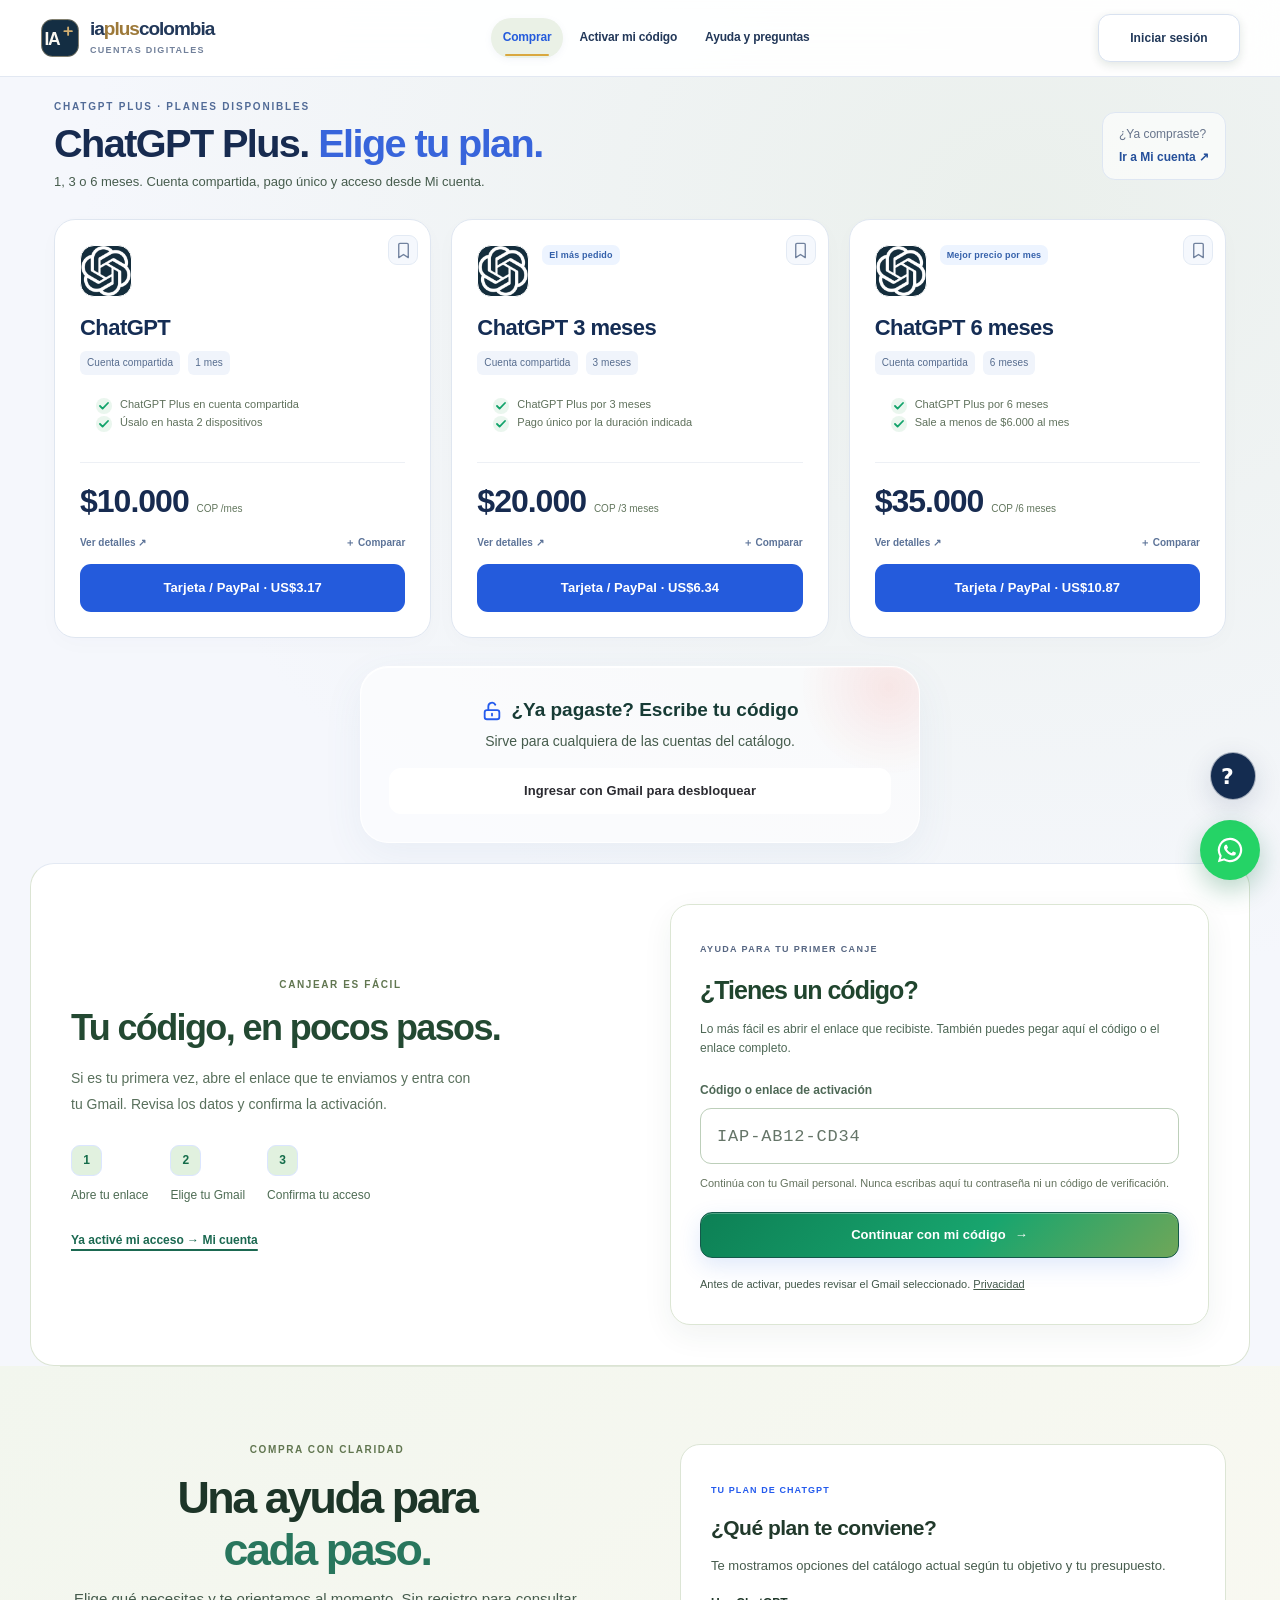
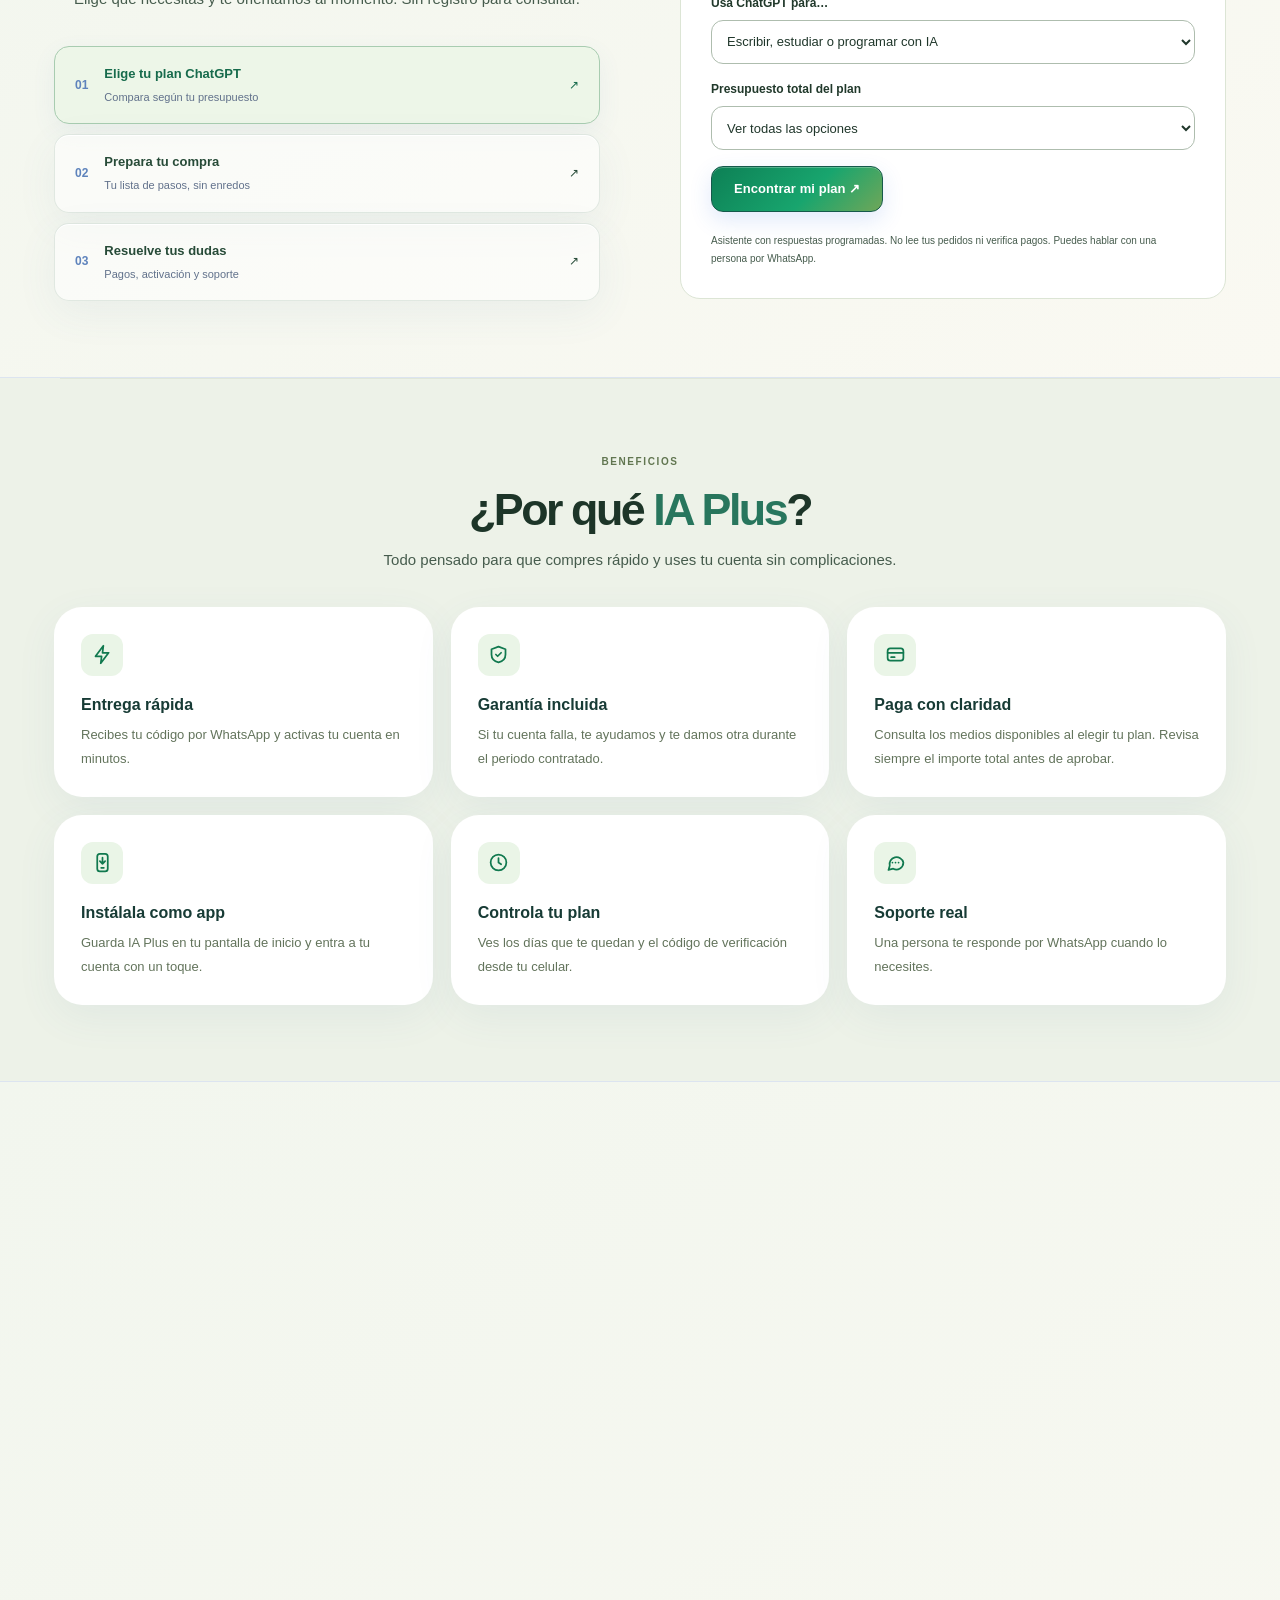
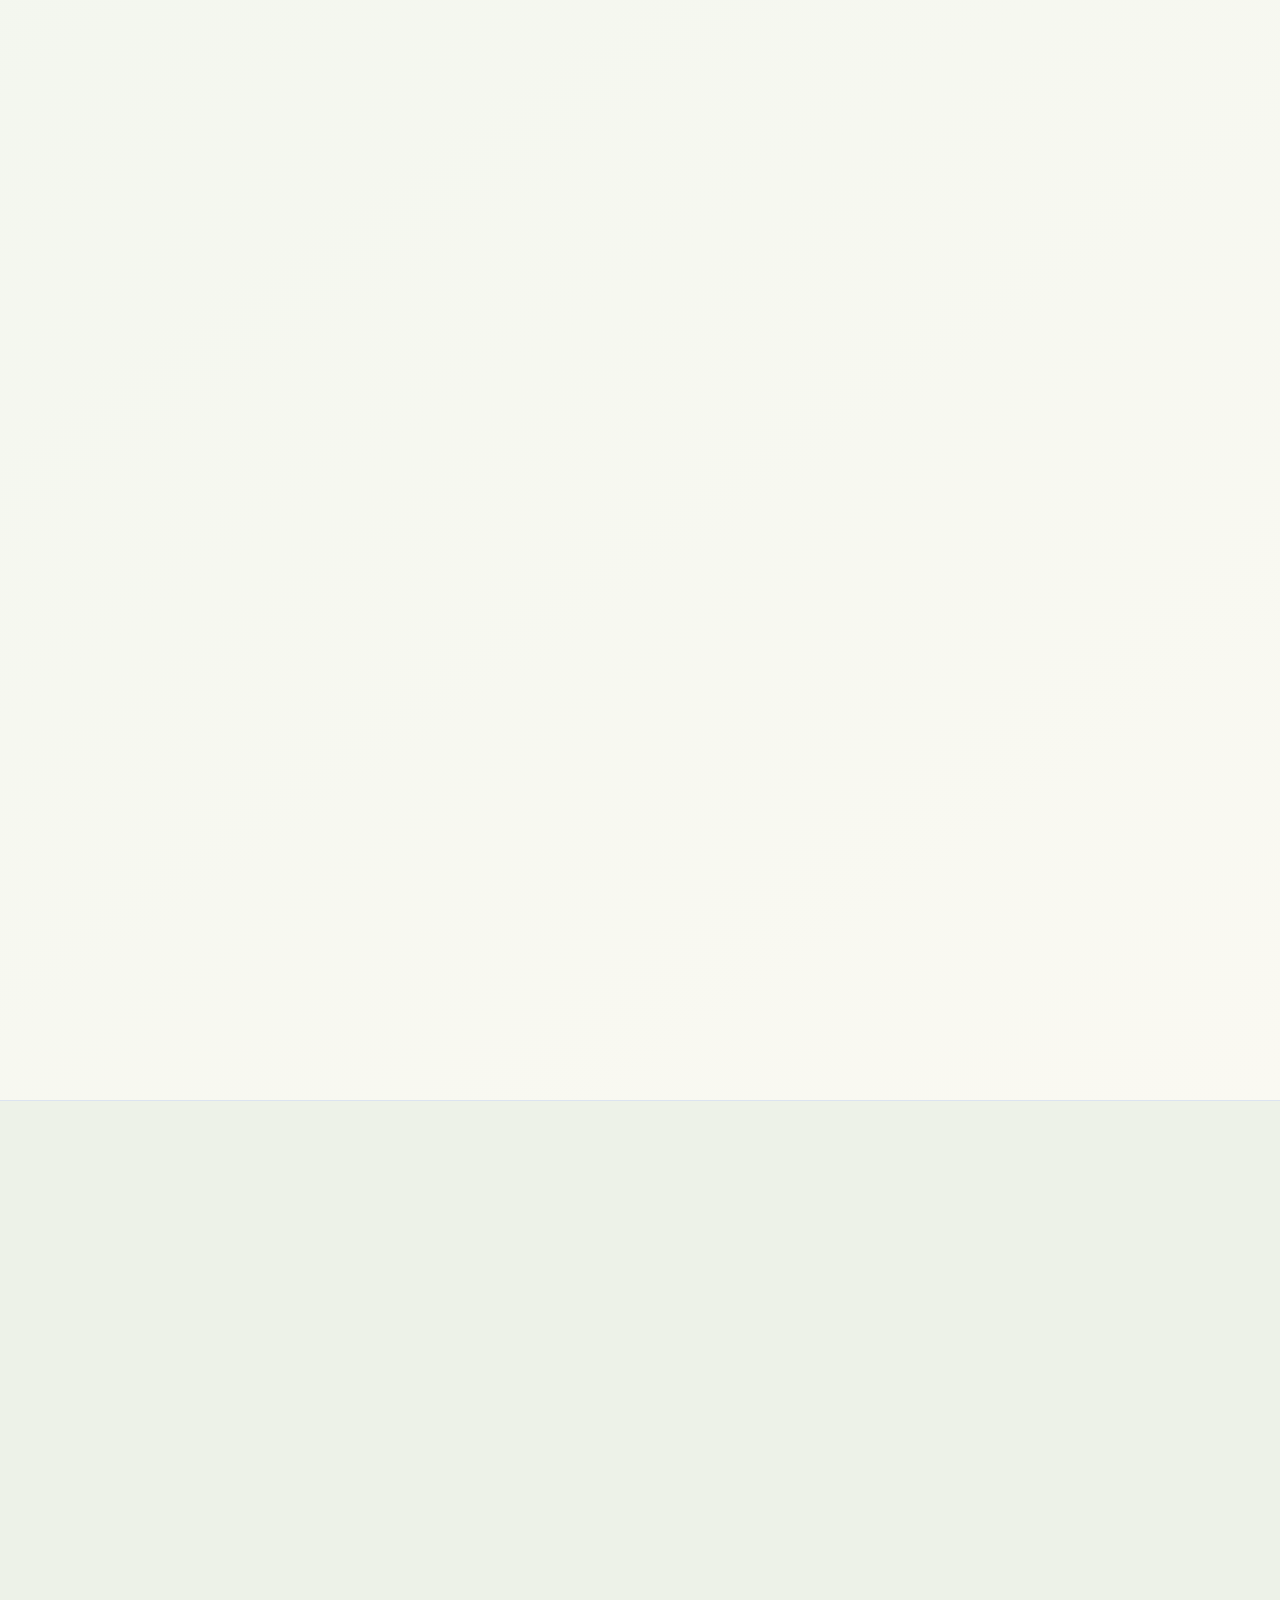
<file: index.html>
<!doctype html>
<html lang="es">
<head>
<meta charset="utf-8">
<meta http-equiv="Content-Security-Policy" content="default-src 'self'; script-src 'self' https://accounts.google.com/gsi/client; style-src 'self' 'unsafe-inline' https://fonts.googleapis.com https://accounts.google.com/gsi/style; font-src https://fonts.gstatic.com; img-src 'self' data: https:; connect-src 'self' https://script.google.com https://script.googleusercontent.com https://accounts.google.com/gsi/; frame-src 'self' https://accounts.google.com/gsi/ https://www.paypal.com; object-src 'none'; base-uri 'none'; form-action 'self'; manifest-src 'self'; worker-src 'self'; upgrade-insecure-requests">
<meta name="referrer" content="strict-origin-when-cross-origin">
<script src="guard.js"></script>
<meta name="viewport" content="width=device-width,initial-scale=1,viewport-fit=cover">
<title>IA Plus Colombia | Planes de ChatGPT Plus</title>
<meta name="description" content="Elige ChatGPT Plus por 1, 3 o 6 meses en IA Plus Colombia. Precios en COP, modalidad y duración claras, pago con PayPal y atención por WhatsApp.">
<link rel="icon" href="assets/brand-mark.svg?v=4" type="image/svg+xml">
<link rel="manifest" href="manifest.webmanifest">
<link rel="apple-touch-icon" href="assets/brand-mark-192.png?v=3">
<meta name="mobile-web-app-capable" content="yes">
<meta name="apple-mobile-web-app-capable" content="yes">
<meta name="apple-mobile-web-app-title" content="IA Plus">
<meta name="apple-mobile-web-app-status-bar-style" content="black-translucent">
<link rel="canonical" href="https://wanna33.github.io/iaplus-colombia/">
<meta name="theme-color" content="#f5f7fc">
<meta name="color-scheme" content="light">
<meta property="og:type" content="website">
<meta property="og:locale" content="es_CO">
<meta property="og:site_name" content="iapluscolombia">
<meta property="og:title" content="IA Plus Colombia | Elige tu cuenta digital">
<meta property="og:description" content="Tus cuentas digitales, claras y fáciles de activar. Elige tu plan de ChatGPT Plus de 1, 3 o 6 meses.">
<meta property="og:url" content="https://wanna33.github.io/iaplus-colombia/">
<meta property="og:image" content="https://wanna33.github.io/iaplus-colombia/assets/iaplus-colombia-bienvenida-2026-enlace.jpg">
<meta property="og:image:secure_url" content="https://wanna33.github.io/iaplus-colombia/assets/iaplus-colombia-bienvenida-2026-enlace.jpg">
<meta property="og:image:type" content="image/jpeg">
<meta property="og:image:width" content="1200">
<meta property="og:image:height" content="630">
<meta property="og:image:alt" content="Santa Claus te recibe en IA Plus Colombia. Una Navidad con más magia. Cuentas digitales y activación guiada.">
<meta name="twitter:card" content="summary_large_image">
<meta name="twitter:title" content="IA Plus Colombia | Elige tu cuenta digital">
<meta name="twitter:description" content="Tus cuentas digitales, claras y fáciles de activar. Compara planes con identidad colombiana.">
<meta name="twitter:image" content="https://wanna33.github.io/iaplus-colombia/assets/iaplus-colombia-bienvenida-2026-enlace.jpg">
<meta name="twitter:image:alt" content="Santa Claus, regalos y luces doradas. Una Navidad con más magia en IA Plus Colombia.">
<link rel="preload" as="image" href="assets/brand-mark.svg" type="image/svg+xml">
<script type="application/ld+json">{"@context":"https://schema.org","@type":"Store","name":"IA Plus Colombia","url":"https://wanna33.github.io/iaplus-colombia/","image":"https://wanna33.github.io/iaplus-colombia/icon-512.png","areaServed":"CO","priceRange":"COP"}</script>
<link rel="preconnect" href="https://fonts.googleapis.com"><link rel="preconnect" href="https://fonts.gstatic.com" crossorigin>
<link rel="preconnect" href="https://www.paypal.com"><link rel="dns-prefetch" href="https://www.paypalobjects.com">
<link rel="preconnect" href="https://accounts.google.com" crossorigin><link rel="preconnect" href="https://script.google.com" crossorigin><link rel="preconnect" href="https://script.googleusercontent.com" crossorigin>
<link href="https://fonts.googleapis.com/css2?family=Plus+Jakarta+Sans:wght@400;500;600;700;800&display=swap" rel="stylesheet" media="print" data-async-css>
<noscript><link href="https://fonts.googleapis.com/css2?family=Plus+Jakarta+Sans:wght@400;500;600;700;800&display=swap" rel="stylesheet"></noscript>
<!-- Todas las hojas de la tienda en un solo archivo. Si cambias un .css, corre: node tools/build-css.cjs -->
<link rel="stylesheet" href="tienda.min.css?v=5b71a2fffd">
<link rel="stylesheet" href="paypal-hosted.css?v=20261105-compact1">
<noscript><style>.reveal{opacity:1!important;translate:none!important}</style></noscript>
<script src="https://accounts.google.com/gsi/client" async defer fetchpriority="low"></script>
<style>/* rendimiento: las secciones de abajo se pintan cuando se acercan a la pantalla */#asistentes,#porque,#como,#faq,#empezar,#contacto{content-visibility:auto;contain-intrinsic-size:auto 760px}</style>
</head>
<body class="storefront catalog-first chatgpt-store">
<svg width="0" height="0" style="position:absolute" aria-hidden="true">
  <symbol id="i-bolt" viewBox="0 0 24 24"><path d="M13 2 4 14h7l-1 8 9-12h-7l1-8z"/></symbol>
  <symbol id="i-shield" viewBox="0 0 24 24"><path d="M12 3 4 6v6c0 5 3.5 8 8 9 4.5-1 8-4 8-9V6l-8-3z"/><path d="m9 12 2 2 4-4"/></symbol>
  <symbol id="i-chat" viewBox="0 0 24 24"><path d="M21 12a8 8 0 0 1-11.6 7.1L4 20.5l1.4-4.7A8 8 0 1 1 21 12z"/><path d="M8.5 12h.01M12 12h.01M15.5 12h.01"/></symbol>
  <symbol id="i-card" viewBox="0 0 24 24"><rect x="3" y="5" width="18" height="14" rx="3"/><path d="M3 10h18M7 15h4"/></symbol>
  <symbol id="i-phone" viewBox="0 0 24 24"><rect x="6" y="2" width="12" height="20" rx="3"/><path d="M12 6.5v7m-3-3 3 3 3-3M10.5 18h3"/></symbol>
  <symbol id="i-clock" viewBox="0 0 24 24"><circle cx="12" cy="12" r="9"/><path d="M12 7v5l3 2"/></symbol>
  <symbol id="i-home" viewBox="0 0 24 24"><path d="M3 11 12 4l9 7"/><path d="M5 10v10h14V10"/><path d="M10 20v-5h4v5"/></symbol>
  <symbol id="i-bag" viewBox="0 0 24 24"><path d="M5 8h14l-1.2 12.1a1 1 0 0 1-1 .9H7.2a1 1 0 0 1-1-.9L5 8z"/><path d="M9 8V6a3 3 0 0 1 6 0v2"/></symbol>
  <symbol id="i-user" viewBox="0 0 24 24"><circle cx="12" cy="8" r="4"/><path d="M4 21a8 8 0 0 1 16 0"/></symbol>
  <symbol id="i-search" viewBox="0 0 24 24"><circle cx="11" cy="11" r="7"/><path d="m20 20-4-4"/></symbol>
  <symbol id="i-unlock" viewBox="0 0 24 24"><rect x="4" y="11" width="16" height="10" rx="2.5"/><path d="M8 11V7a4 4 0 0 1 7.6-1.8"/><path d="M12 15v2"/></symbol>
  <symbol id="i-lock" viewBox="0 0 24 24"><rect x="5" y="11" width="14" height="10" rx="2.5"/><path d="M8 11V8a4 4 0 0 1 8 0v3"/></symbol>
  <symbol id="i-up" viewBox="0 0 24 24"><path d="M12 19V5M5 12l7-7 7 7"/></symbol>
  <symbol id="i-right" viewBox="0 0 24 24"><path d="M5 12h14M13 5l7 7-7 7"/></symbol>
  <symbol id="i-grid" viewBox="0 0 24 24"><rect x="3" y="3" width="7" height="7" rx="2"/><rect x="14" y="3" width="7" height="7" rx="2"/><rect x="3" y="14" width="7" height="7" rx="2"/><rect x="14" y="14" width="7" height="7" rx="2"/></symbol>
  <symbol id="i-wa" viewBox="0 0 32 32"><path fill="currentColor" stroke="none" d="M16 3a13 13 0 0 0-11.2 19.6L3 29l6.6-1.7A13 13 0 1 0 16 3Zm0 23.7c-2 0-3.9-.6-5.5-1.6l-.4-.2-3.9 1 1-3.8-.3-.4A10.7 10.7 0 1 1 16 26.7Zm5.9-8c-.3-.2-1.900-.9-2.200-1-.3-.1-.5-.2-.7.2-.2.3-.8 1-1 1.2-.2.2-.4.2-.7.1-.3-.2-1.4-.5-2.6-1.6-1-.9-1.6-1.9-1.8-2.2-.2-.3 0-.5.1-.7l.5-.5c.1-.2.2-.3.3-.5.1-.2 0-.4 0-.5l-1-2.3c-.2-.6-.5-.5-.7-.5h-.6c-.2 0-.5.1-.8.4-.3.3-1.1 1.1-1.1 2.6s1.1 3 1.3 3.2c.2.2 2.2 3.3 5.3 4.6 2 .8 2.7.9 3.7.7.6-.1 1.9-.8 2.100-1.5.3-.7.3-1.4.2-1.5-.1-.2-.3-.2-.6-.4Z"/></symbol>
</svg>
<a class="skip" href="#catalogo">Saltar al contenido</a>
<noscript><div class="nojs">Para usar la tienda necesitas activar JavaScript en tu navegador.</div></noscript>

<header class="nav">
  <div class="wrap nav-in">
    <a href="#inicio" class="brand studio-brand" aria-label="IA Plus Colombia · Inicio"><img src="assets/brand-mark.svg" alt="" width="40" height="40"><span class="studio-wordmark">ia<span>plus</span>colombia<small>CUENTAS DIGITALES</small></span></a>
    <nav class="links" id="links">
      <a href="#catalogo" data-s="catalogo">Comprar</a>
      <a href="#activar" data-s="activar">Activar mi código</a>
      <a href="#faq" data-s="faq">Ayuda y preguntas</a>

    </nav>
    <div class="nav-right">
      <div id="authArea">
        <button class="btn btn-google" id="loginBtn" aria-label="Iniciar sesión con Google">Iniciar sesión</button>
      </div>
      <button class="burger" id="burger" aria-label="Abrir menú" aria-expanded="false">☰</button>
    </div>
  </div>
</header>

<main id="mainContent">
<div id="inicio" class="shop-start" aria-hidden="true"></div>
<section class="section" id="catalogo">
  <div class="wrap">
    <div class="shop-heading"><div><span class="eyebrow">CHATGPT PLUS · PLANES DISPONIBLES</span><h1>ChatGPT Plus.<br class="mobile-break"> <span>Elige tu plan.</span></h1><p>1, 3 o 6 meses. Cuenta compartida, pago único y acceso desde Mi cuenta.</p></div><a class="shop-account-link" href="cuenta.html">¿Ya compraste? <strong>Ir a Mi cuenta ↗</strong></a></div>

    <div class="toolbar reveal">
      <label class="search"><svg class="ic"><use href="#i-search"/></svg><input id="search" type="search" placeholder="Buscar un plan de ChatGPT…" autocomplete="off" aria-label="Buscar producto"></label>
      <select id="sort" aria-label="Ordenar"><option value="">Ordenar: destacados</option><option value="asc">Precio: menor a mayor</option><option value="desc">Precio: mayor a menor</option></select>
    </div>
    <div class="filters" id="filters"></div>
    <details id="discoveryMore" class="discovery-more" hidden>
      <summary class="discovery-more-summary"><span>Más filtros</span><span id="discoveryActiveCount" class="discovery-active-count" hidden></span><span class="discovery-more-chevron" aria-hidden="true">⌄</span></summary>
    <div class="catalog-discovery discovery-filters" id="catalogDiscovery" role="group" aria-label="Filtrar planes" hidden>
      <label for="discoveryDuration">Duración del plan<select id="discoveryDuration" aria-controls="grid"><option value="">Cualquier duración</option></select></label>
      <label for="discoveryBudget">Presupuesto total<select id="discoveryBudget" aria-controls="grid"><option value="">Cualquier precio</option></select></label>
      <button type="button" class="discovery-favorites" id="discoveryFavorites" aria-pressed="false" aria-controls="grid"><svg viewBox="0 0 24 24" aria-hidden="true"><path d="M6 4.5A1.5 1.5 0 0 1 7.5 3h9A1.5 1.5 0 0 1 18 4.5V21l-6-4-6 4z"/></svg>Solo favoritos <span data-favorite-count>0</span></button>
    </div>
    </details>
    <div class="catalog-results"><p class="count" id="count" tabindex="-1" aria-live="polite" aria-atomic="true"></p><button type="button" class="discovery-clear" id="discoveryClear" aria-controls="grid" hidden>Limpiar filtros</button></div>
    <p class="catalog-note">Precios por el plan completo. Elige una cuenta para ver sus condiciones y pagar.</p>
    <div class="grid" id="grid"></div>
    <div class="unlock-card reveal" id="unlock">
      <div class="unlock-title"><svg class="ic"><use href="#i-unlock"/></svg>¿Ya pagaste? Escribe tu código</div>
      <p class="unlock-sub">Sirve para cualquiera de las cuentas del catálogo.</p>
      <div class="redeem-inline" id="redeemBox"></div>
    </div>
  </div>
</section>
<section class="section featured-section" id="planes-chatgpt" aria-labelledby="featuredTitle"><div class="wrap"><div class="section-heading"><div><span class="eyebrow">ELIGE TU TIEMPO. EMPIEZA CON CHATGPT.</span><h2 class="title" id="featuredTitle">Tu plan de <span class="grad">ChatGPT Plus.</span></h2></div><a class="text-link" href="#catalogo">Ver planes y comprar ↗</a></div><div class="featured-plans" id="featuredPlans"></div></div></section>

<section class="activation-hub wrap" id="activar" aria-labelledby="activationTitle">
  <div class="activation-intro"><span class="eyebrow">CANJEAR ES FÁCIL</span><h2 id="activationTitle">Tu código, en pocos pasos.</h2><p>Si es tu primera vez, abre el enlace que te enviamos y entra con tu Gmail. Revisa los datos y confirma la activación.</p><ol class="activation-steps"><li><b>1</b><span>Abre tu enlace</span></li><li><b>2</b><span>Elige tu Gmail</span></li><li><b>3</b><span>Confirma tu acceso</span></li></ol><a class="text-link" href="cuenta.html">Ya activé mi acceso → Mi cuenta</a></div>
  <div class="activation-card"><span class="activation-kicker">AYUDA PARA TU PRIMER CANJE</span><h3>¿Tienes un código?</h3><p>Lo más fácil es abrir el enlace que recibiste. También puedes pegar aquí el código o el enlace completo.</p><form id="activationForm" novalidate><label for="activationCode">Código o enlace de activación</label><input id="activationCode" type="text" placeholder="IAP-AB12-CD34" autocomplete="off" autocapitalize="characters" spellcheck="false" maxlength="200" aria-describedby="activationHint activationError" required><small id="activationHint">Continúa con tu Gmail personal. Nunca escribas aquí tu contraseña ni un código de verificación.</small><p id="activationError" class="activation-error" role="alert" hidden></p><button type="submit" class="btn btn-primary full">Continuar con mi código <span aria-hidden="true">→</span></button></form><small class="activation-privacy">Antes de activar, puedes revisar el Gmail seleccionado. <a href="privacidad.html">Privacidad</a></small></div>
  <div class="account-login activation-login" hidden><div id="orbit"></div><div class="login-card" id="heroCard"><div id="gBtnHero"></div></div></div>
</section>

<div class="marquee" aria-label="Productos del catálogo"><div class="mq-track" id="mq"></div></div>



<section class="section" id="asistentes">
  <div class="wrap assistant-layout">
    <div><span class="eyebrow">COMPRA CON CLARIDAD</span><h2 class="title">Una ayuda para<br><span class="grad">cada paso.</span></h2><p class="sub">Elige qué necesitas y te orientamos al momento. Sin registro para consultar.</p><div class="assistant-tabs" role="group" aria-label="Elige un asistente"><button type="button" class="on" data-assistant="advisor" aria-pressed="true"><b>01</b><span>Elige tu plan ChatGPT<small>Compara según tu presupuesto</small></span><span>↗</span></button><button type="button" data-assistant="guide" aria-pressed="false"><b>02</b><span>Prepara tu compra<small>Tu lista de pasos, sin enredos</small></span><span>↗</span></button><button type="button" data-assistant="help" aria-pressed="false"><b>03</b><span>Resuelve tus dudas<small>Pagos, activación y soporte</small></span><span>↗</span></button></div></div>
    <div class="assistant-panel" id="assistantPanel" aria-label="Asistente de compra"></div>
  </div>
</section>
<section class="section alt" id="porque">
  <div class="wrap">
    <span class="eyebrow">Beneficios</span>
    <h2 class="title reveal">¿Por qué <span class="grad">IA Plus</span>?</h2>
    <p class="sub reveal">Todo pensado para que compres rápido y uses tu cuenta sin complicaciones.</p>
    <div class="why">
      <div class="why-i reveal"><i><svg class="ic"><use href="#i-bolt"/></svg></i><h3>Entrega rápida</h3><p>Recibes tu código por WhatsApp y activas tu cuenta en minutos.</p></div>
      <div class="why-i reveal" style="--d:70ms"><i><svg class="ic"><use href="#i-shield"/></svg></i><h3>Garantía incluida</h3><p>Si tu cuenta falla, te ayudamos y te damos otra durante el periodo contratado.</p></div>
      <div class="why-i reveal" style="--d:140ms"><i><svg class="ic"><use href="#i-card"/></svg></i><h3>Paga con claridad</h3><p>Consulta los medios disponibles al elegir tu plan. Revisa siempre el importe total antes de aprobar.</p></div>
      <div class="why-i reveal" style="--d:210ms"><i><svg class="ic"><use href="#i-phone"/></svg></i><h3>Instálala como app</h3><p>Guarda IA Plus en tu pantalla de inicio y entra a tu cuenta con un toque.</p></div>
      <div class="why-i reveal" style="--d:280ms"><i><svg class="ic"><use href="#i-clock"/></svg></i><h3>Controla tu plan</h3><p>Ves los días que te quedan y el código de verificación desde tu celular.</p></div>
      <div class="why-i reveal" style="--d:350ms"><i><svg class="ic"><use href="#i-chat"/></svg></i><h3>Soporte real</h3><p>Una persona te responde por WhatsApp cuando lo necesites.</p></div>
    </div>
  </div>
</section>

<section class="section" id="como">
  <div class="wrap">
    <span class="eyebrow">Paso a paso</span>
    <h2 class="title reveal">¿Cómo <span class="grad">funciona</span>?</h2>
    <p class="sub reveal">Un proceso claro, desde elegir tu plan hasta activar tu código.</p>
    <div class="steps" id="steps">
      <div class="step reveal"><b>1</b><h3>Encuentra tu cuenta</h3><p>Compara precio, duración y modalidad. El asesor te ayuda a elegir según tu objetivo.</p></div>
      <div class="step reveal" style="--d:120ms"><b>2</b><h3>Confirma y paga</h3><p>Elige tu plan y utiliza el medio de pago disponible en su tarjeta. Si necesitas ayuda, consulta por WhatsApp.</p></div>
      <div class="step reveal" style="--d:240ms"><b>3</b><h3>Recibe tu acceso</h3><p>Tras confirmar el pago, la tienda te entrega tu código o cuenta. Lo ves en «Mi cuenta» con tu mismo Gmail.</p></div>
      <div class="step reveal" style="--d:360ms"><b>4</b><h3>Activa y empieza</h3><p>Usa el enlace o código recibido e ingresa con Google. Tus accesos y vigencia quedan en «Mi cuenta».</p></div>
    </div>
    <div class="how-video reveal" id="videoGuia">
      <div class="how-video-head">
        <span class="eyebrow">Video guía</span>
        <h3>Míralo paso a paso</h3>
        <p>Cómo activar tu código o enlace y cómo entrar a tu ChatGPT Plus, paso a paso.</p>
      </div>
      <video data-chapters controls playsinline preload="none" poster="assets/iaplus-colombia-bienvenida-2026.webp" aria-label="Video: cómo activar tu código o enlace y entrar a ChatGPT Plus">
        <source src="assets/video/como-activar-v2.mp4" type="video/mp4">
        Tu navegador no puede reproducir este video.
      </video>
      <ul class="how-video-points" aria-label="Qué verás en el video">
        <li>🔗 Activar con enlace o código</li>
        <li>🔓 Entrar a ChatGPT Plus</li>
        <li>👥 Cuenta compartida y 4 cuentas por compra</li>
      </ul>
    </div>
    <div class="reveal" style="text-align:center;margin-top:22px"><a class="btn btn-primary btn-lg" href="#catalogo">Elegir ChatGPT Plus</a></div>
  </div>
</section>

<section class="section alt" id="faq">
  <div class="wrap narrow">
    <span class="eyebrow">Ayuda</span>
    <h2 class="title reveal">Preguntas <span class="grad">frecuentes</span></h2>
    <p class="sub reveal">¿No encuentras tu respuesta? Escríbenos por WhatsApp.</p>
    <details class="reveal"><summary>¿Para qué piden mi Gmail?</summary><p>Para identificarte, guardar tu historial de pedidos y enviarte la confirmación. Nunca pedimos tu contraseña de Google.</p></details>
    <details class="reveal"><summary>¿Cuánto tarda la entrega?</summary><p>Inicia sesión con tu Gmail y paga tu plan. Cuando PayPal confirme el pago, la suscripción se activa automáticamente y encontrarás los accesos en Mi cuenta. No necesitas enviar comprobantes ni escribir por WhatsApp.</p></details>
    <details class="reveal"><summary>¿La cuenta de ChatGPT Plus es privada o compartida?</summary><p>Es compartida con otros usuarios: por eso el precio es tan bajo. Tienes ChatGPT Plus completo; solo no cambies la contraseña ni los datos de la cuenta.</p></details>
    <details class="reveal"><summary>¿En cuántos dispositivos puedo usarla?</summary><p>En hasta 2 dispositivos, por ejemplo tu celular y tu computador.</p></details>
    <details class="reveal"><summary>¿Qué planes hay?</summary><p>Consulta las duraciones y precios actuales en el catálogo. Puedes comparar hasta tres planes para revisar su importe total, modalidad y dispositivos.</p></details>
    <details class="reveal"><summary>¿Tienen garantía?</summary><p>Sí. Cada cuenta incluye garantía durante el periodo contratado. Si falla, la reponemos.</p></details>
    <details class="reveal"><summary>¿Qué pasa si mi cuenta deja de funcionar?</summary><p>Escríbenos por WhatsApp desde el botón de ayuda en «Mi cuenta». El equipo revisa el problema y aplica las condiciones de garantía de tu plan.</p></details>
    <details class="reveal"><summary>¿Puedo renovar mi plan?</summary><p>Sí. Cuando te queden pocos días verás un botón de renovar en Mi cuenta. La tienda te mostrará el medio de pago disponible para ese plan y también puedes pedir ayuda por WhatsApp.</p></details>
    <details class="reveal"><summary>¿Puedo usar IA Plus como app en mi celular?</summary><p>Sí. Pulsa "Instalar" en la barra inferior y se guarda en tu pantalla de inicio. En iPhone: Compartir y luego "Añadir a pantalla de inicio".</p></details>
    <details class="reveal"><summary>¿Cómo puedo pagar?</summary><p>Elige tu plan y usa el medio de pago que aparezca en su tarjeta. Algunos planes pueden mostrar PayPal en USD; los demás se gestionan por WhatsApp con precios en COP. Si no aparece el botón que buscas, escríbenos y te ayudamos.</p></details>
  </div>
</section>

<section class="section" id="empezar" style="padding-bottom:0">
  <div class="cta-band reveal">
    <h2>¿Listo para tu cuenta premium?</h2>
    <p>Elige tu plan y confirma el medio de pago. Tu acceso llega después de verificar la compra.</p>
    <div class="row">
      <a class="btn btn-primary btn-lg" href="#catalogo"><svg class="ic"><use href="#i-grid"/></svg>Ver catálogo y pagar</a>
    </div>
  </div>
</section>

</main>
<footer class="footer" id="contacto">
  <div class="wrap">
    <div class="foot-grid">
      <div>
        <img src="assets/brand-iaplus.svg?v=pro4" alt="iapluscolombia" class="foot-logo" loading="lazy" width="138" height="96">
        <p>Cuentas digitales premium en Colombia. Compara tu plan, consulta sus condiciones y recibe atención por WhatsApp.</p>
      </div>
      <div>
        <h3>Tienda</h3>
        <nav class="foot-links"><a href="#catalogo">Catálogo</a><a href="#porque">Beneficios</a><a href="#como">Cómo funciona</a><a href="#faq">Preguntas</a></nav>
      </div>
      <div>
        <h3>Contacto</h3>
        <nav class="foot-links"><a id="waContact" target="_blank" rel="noopener">WhatsApp</a><a href="cuenta.html">Mi cuenta</a><a href="terminos.html">Términos</a><a href="privacidad.html">Privacidad</a><button type="button" data-install id="bnApp">Instalar la tienda</button></nav>
      </div>
    </div>
    <div class="foot-bottom"><small>© <span id="year"></span> IA Plus Colombia. Todos los derechos reservados.</small><small>Hecho en Colombia 🇨🇴</small></div>
  </div>
</footer>

<!-- Modal login -->
<div class="modal" id="loginModal" aria-hidden="true" role="dialog" aria-modal="true" aria-labelledby="loginTitle">
  <div class="modal-box">
    <button class="modal-x" id="closeLogin" aria-label="Cerrar">✕</button>
    <img src="assets/brand-iaplus.svg?v=pro4" alt="" class="modal-logo" width="138" height="96">
    <h3 id="loginTitle">Ingresa con tu Gmail</h3>
    <p>Usa tu cuenta de Google para comprar y ver tus pedidos.</p>
    <div id="gBtn" class="gbtn"></div>
    <small class="legal">Al ingresar aceptas los <a href="terminos.html">Términos</a> y la <a href="privacidad.html">Política de datos</a>.</small>
    <p class="note err" id="loginErr" hidden></p>
  </div>
</div>

<a class="wa-float" id="waFloat" target="_blank" rel="noopener" aria-label="Escríbenos por WhatsApp" title="WhatsApp">
  <svg viewBox="0 0 32 32" width="30" height="30" style="color:#fff" aria-hidden="true"><use href="#i-wa"/></svg>
</a>

<div class="progress" id="progress" aria-hidden="true"></div>
<button type="button" class="totop" id="totop" aria-label="Subir"><svg class="ring" viewBox="0 0 50 50" aria-hidden="true"><circle class="bgc" cx="25" cy="25" r="22"/><circle class="fg" id="totopRing" cx="25" cy="25" r="22"/></svg><svg class="ic"><use href="#i-up"/></svg></button>
<div class="toast" id="toast" role="status" aria-live="polite"></div>

<nav class="bn" id="bn" aria-label="Navegación">
  <a href="#inicio" data-s="inicio"><i><svg class="ic"><use href="#i-home"/></svg></i><span>Inicio</span></a>
  <a href="#catalogo" data-s="catalogo"><i><svg class="ic"><use href="#i-bag"/></svg></i><span>Catálogo</span></a>
  <a href="cuenta.html" id="bnAcct"><i><svg class="ic"><use href="#i-user"/></svg></i><span>Mi cuenta</span></a>
  <a id="bnWa" target="_blank" rel="noopener"><i><svg class="ic"><use href="#i-chat"/></svg></i><span>WhatsApp</span></a>
  <button type="button" data-open-help aria-haspopup="dialog" aria-controls="publicHelpDialog"><i><svg class="ic"><use href="#i-chat"/></svg></i><span>Asistente</span></button>
</nav>
<button class="public-help-launch" id="publicHelpLaunch" type="button" aria-haspopup="dialog" aria-controls="publicHelpDialog" aria-expanded="false"><span aria-hidden="true">✦</span> ¿Te ayudo a elegir?</button>
<dialog class="public-help-dialog" id="publicHelpDialog" aria-labelledby="publicHelpTitle" aria-describedby="publicHelpDescription">
  <header class="ph-header"><div><span>IA PLUS · AYUDA PARA CLIENTES</span><h2 id="publicHelpTitle">Encuentra tu cuenta ideal</h2></div><button type="button" data-help-close aria-label="Cerrar asistente">✕</button></header>
  <p class="ph-description" id="publicHelpDescription">Asistente automático con respuestas programadas. Te orienta con precios, compra y activación. No compartas contraseñas ni códigos aquí.</p>
  <div class="ph-topics" role="group" aria-label="Consultas rápidas"><button type="button" data-help-topic="Precios ChatGPT">ChatGPT</button><button type="button" data-help-topic="Cómo comprar">Cómo comprar</button><button type="button" data-help-topic="Activar código">Activar mi código</button></div>
  <div class="ph-log" data-help-log role="log" aria-live="polite" aria-relevant="additions"><div class="ph-answer"><p>¡Hola! Estoy aquí para ayudarte a elegir tu cuenta digital. Selecciona un tema o escribe una pregunta.</p></div></div>
  <form class="ph-form"><label class="ph-input-label" for="publicHelpQuestion">Tu consulta</label><div><input id="publicHelpQuestion" maxlength="250" required autocomplete="off" placeholder="Ej.: ¿cuánto cuesta ChatGPT por 3 meses?"><button type="submit">Consultar</button></div></form>
</dialog>
<script defer src="net.js"></script>
<script defer src="design-offers.js?v=20261105-checkoutfast1"></script>
<script defer src="catalog-utils.js?v=20261105-checkoutfast1"></script>
<script defer src="store-discovery.js?v=20261105-catalog2"></script>
<script defer src="account-state.js?v=20261023-1"></script>
<script defer src="activation-utils.js"></script>
<script defer src="app-20261022.js?v=20261105-checkoutfast1"></script>
<script defer src="store-tools-20261022.js?v=20261105-catalog1"></script>
<script defer src="pro-refresh.js?v=20261104-complete2"></script>
<script defer src="storefront-pro.js"></script>
<script defer src="paypal-hosted-auto.js?v=20261105-checkoutfast1"></script>
<script defer src="public-assistant.js?v=20261105-checkoutfast1"></script>
<script defer src="assistants.js?v=20261105-checkoutfast1"></script>

<script defer src="pwa.js"></script>
<script defer src="first-visit-guide.js?v=20261023-1"></script>
<script defer src="video-chapters.js?v=20261024"></script>
</body>
</html>
</file>
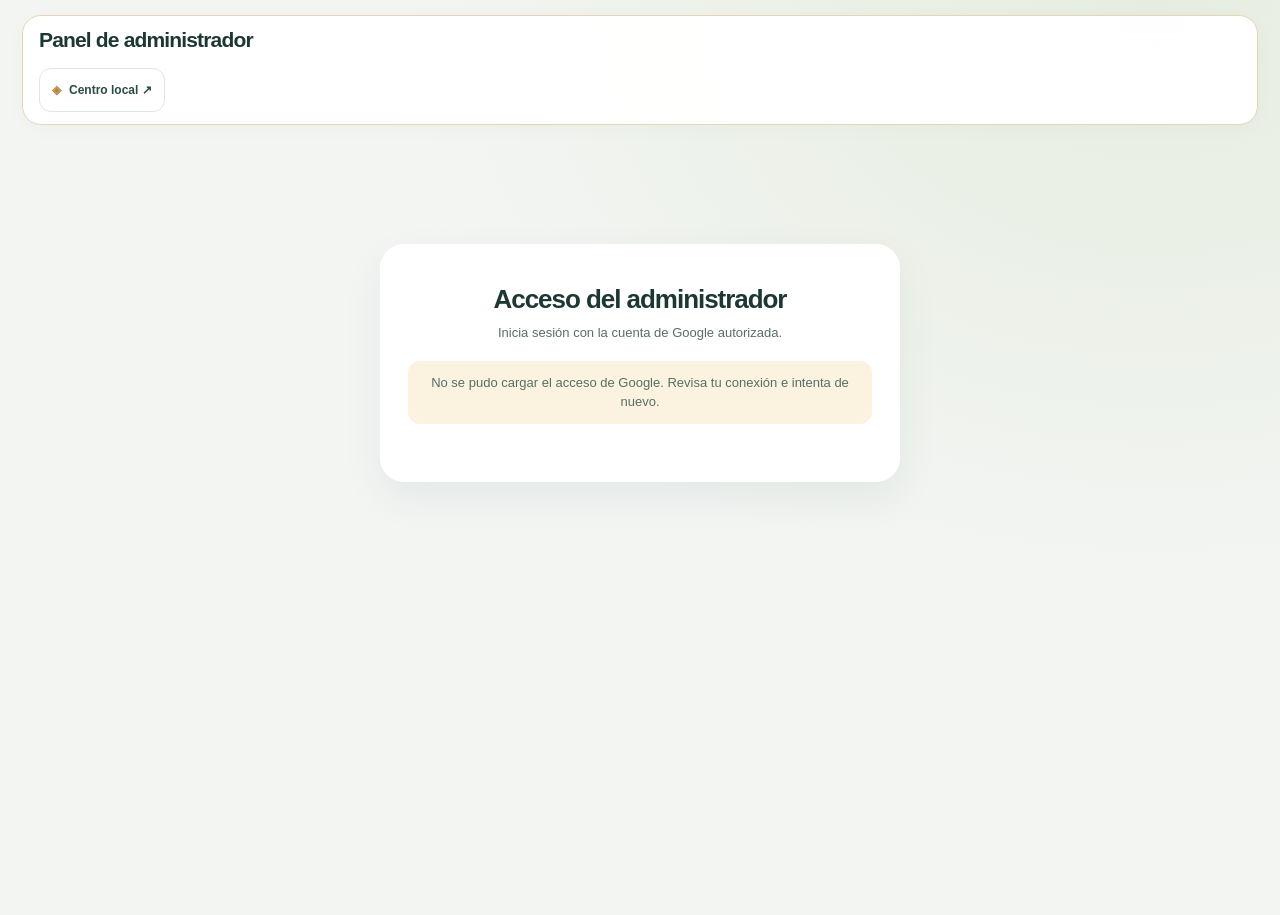
<file: admin.html>
<!doctype html>
<html lang="es" class="christmas-theme">
<head>
<meta charset="utf-8">
<meta http-equiv="Content-Security-Policy" content="default-src 'self'; script-src 'self' https://accounts.google.com/gsi/client; style-src 'self' 'unsafe-inline' https://fonts.googleapis.com https://accounts.google.com/gsi/style; font-src https://fonts.gstatic.com; img-src 'self' data: https:; connect-src 'self' https://script.google.com https://script.googleusercontent.com https://accounts.google.com/gsi/; frame-src https://accounts.google.com/gsi/; object-src 'none'; base-uri 'none'; form-action 'self'; manifest-src 'self'; worker-src 'self'; upgrade-insecure-requests">
<meta name="referrer" content="strict-origin-when-cross-origin">
<script src="guard.js"></script>
<meta name="viewport" content="width=device-width,initial-scale=1">
<title>Panel admin | IA Plus Colombia</title>
<meta name="robots" content="noindex">
<link rel="icon" href="assets/brand-mark.svg?v=4" type="image/svg+xml">
<link rel="manifest" href="manifest.webmanifest">
<link rel="apple-touch-icon" href="assets/brand-mark-192.png?v=3">
<meta name="mobile-web-app-capable" content="yes">
<meta name="apple-mobile-web-app-capable" content="yes">
<meta name="apple-mobile-web-app-title" content="IA Plus">
<meta name="apple-mobile-web-app-status-bar-style" content="black-translucent">
<meta name="theme-color" content="#ffffff">
<style>
:root{--bg:#f8fafc;--card:#fff;--line:#e8edf3;--text:#0f172a;--mut:#64748b;--acc:#e0403d;--acc2:#ff6a5c;--ok:#12a36b;--okbg:#e3f7ee;--warn:#c27a00;--warnbg:#fff4dc;--bad:#d33;--badbg:#fde8e8;--soft:#eef4ff}
*{box-sizing:border-box;margin:0;padding:0}
body{font-family:'Plus Jakarta Sans','Segoe UI',system-ui,-apple-system,Roboto,sans-serif;-webkit-font-smoothing:antialiased;background:var(--bg);color:var(--text);line-height:1.5}
a{color:inherit;text-decoration:none}
.bar{background:#fff;border-bottom:1px solid var(--line);position:sticky;top:0;z-index:20}
.bar-in{max-width:1300px;margin:0 auto;padding:12px 20px;display:flex;align-items:center;gap:14px;flex-wrap:wrap}
.bar img{height:52px;width:auto}
.bar h1{font-size:19px}
.sp{margin-left:auto;display:flex;gap:10px;align-items:center;flex-wrap:wrap;color:var(--mut);font-size:14px}
.btn{border:1px solid var(--line);background:#fff;border-radius:11px;padding:9px 14px;font:inherit;font-weight:600;cursor:pointer;color:var(--text)}
.btn:hover{border-color:var(--acc);color:var(--acc)}
.btn.p{background:linear-gradient(135deg,var(--acc2),var(--acc));color:#fff;border:0}
.btn.p:hover{color:#fff;filter:brightness(1.05)}
.btn.s{padding:6px 10px;font-size:13px;border-radius:9px}
.btn.d{color:var(--bad)}.btn.d:hover{border-color:var(--bad);color:var(--bad)}
.btn.wa{color:#0b8f4d}.btn.wa:hover{border-color:#0b8f4d;color:#0b8f4d}
main{max-width:1300px;margin:0 auto;padding:22px 20px 70px}
.tabs{display:flex;gap:6px;flex-wrap:wrap;margin-bottom:18px;background:#fff;border:1px solid var(--line);border-radius:14px;padding:6px;position:sticky;top:64px;z-index:15}
.tabs button{flex:1 1 auto;border:0;background:none;padding:10px 14px;border-radius:10px;font:inherit;font-weight:700;color:var(--mut);cursor:pointer;white-space:nowrap;display:flex;align-items:center;justify-content:center;gap:6px}
.tabs button i{font-style:normal}
.fab{display:none}
.tabs button.on{background:linear-gradient(135deg,var(--acc2),var(--acc));color:#fff}
.stats{display:grid;grid-template-columns:repeat(auto-fit,minmax(150px,1fr));gap:12px;margin-bottom:20px}
.stat{background:var(--card);border:1px solid var(--line);border-radius:16px;padding:14px 16px}
.stat b{display:block;font-size:28px;line-height:1.1}
.stat span{color:var(--mut);font-size:13px}
.stat.big{grid-column:1/-1;background:linear-gradient(135deg,#f04c48,#ff6a5c 60%,#ff8a65);color:#fff;border:0;padding:20px 24px}
.stat.big span{color:#dbe9ff;font-size:15px;font-weight:600}
.stat.big b{font-size:clamp(46px,9vw,72px);margin:4px 0}
.stat.big small{color:#dbe9ff;font-size:13px}
.accrow{display:flex;align-items:center;gap:8px;flex-wrap:wrap;padding:10px 0;border-bottom:1px solid var(--line)}
.accrow:last-child{border-bottom:0}
.accname{font-weight:700;flex:1 1 240px;word-break:break-all}
.stat.w b{color:var(--warn)}.stat.b b{color:var(--bad)}.stat.g b{color:var(--ok)}
.card{background:var(--card);border:1px solid var(--line);border-radius:20px;padding:20px;margin-bottom:20px;box-shadow:0 8px 24px rgba(15,23,42,.05)}
.card h2{font-size:18px;margin-bottom:12px}
.form{display:grid;grid-template-columns:repeat(auto-fit,minmax(170px,1fr));gap:10px;align-items:end}
.form label{font-size:13px;color:var(--mut);font-weight:600;display:block;margin-bottom:4px}
input,select,textarea{width:100%;border:1px solid var(--line);border-radius:10px;padding:10px 12px;font:inherit;background:#fff;color:var(--text)}
input:focus,select:focus,textarea:focus{outline:2px solid rgba(30,107,255,.3);border-color:var(--acc)}
.tools{display:flex;gap:10px;flex-wrap:wrap;margin-bottom:12px;align-items:center}
.tools input{max-width:300px}.tools select{max-width:200px}
.wrapt{overflow-x:auto}
table{width:100%;border-collapse:collapse;font-size:14px;min-width:980px}
th{text-align:left;color:var(--mut);font-size:12px;text-transform:uppercase;letter-spacing:.04em;padding:8px 10px;border-bottom:1px solid var(--line);white-space:nowrap}
td{padding:10px;border-bottom:1px solid var(--line);vertical-align:middle}
tr:hover td{background:#fafcff}
.mono{font-family:Consolas,monospace;font-weight:700;letter-spacing:.03em}
.tag{display:inline-block;padding:3px 10px;border-radius:99px;font-size:12px;font-weight:700}
.t-ok{background:var(--okbg);color:var(--ok)}.t-av{background:var(--soft);color:var(--acc)}.t-w{background:var(--warnbg);color:var(--warn)}.t-b{background:var(--badbg);color:var(--bad)}.t-g,.t-nc{background:#eef1f7;color:var(--mut)}.t-pr{background:#2b1a05;color:#ffb347}
.acts{display:flex;gap:6px;flex-wrap:wrap}
.msg{max-width:480px;margin:90px auto;text-align:center}
.msg h2{font-size:26px;margin-bottom:8px}.msg p{color:var(--mut);margin-bottom:18px}
.toast{position:fixed;bottom:22px;left:50%;transform:translateX(-50%) translateY(80px);background:#101a33;color:#fff;padding:12px 20px;border-radius:12px;opacity:0;transition:.25s;z-index:50;max-width:92vw}
.toast.on{transform:translateX(-50%);opacity:1}
.newcode{margin-top:12px;background:var(--okbg);border:1px solid #b6e8d1;border-radius:14px;padding:14px;display:none}
.newcode.on{display:block}
.newcode .mono{font-size:26px;color:var(--ok)}
.codeline{display:flex;align-items:center;gap:10px;flex-wrap:wrap;margin-top:6px}
.codeline .mono{font-size:20px}
.empty{text-align:center;color:var(--mut);padding:30px}
.hide{display:none!important}
tr.hl td{background:#fff7cf!important}
.saved{margin-top:10px;font-size:13px;color:var(--ok);font-weight:600}
.note{font-size:12px;color:var(--mut);max-width:220px;white-space:pre-wrap;word-break:break-word}
.bars{display:grid;gap:8px}
.brow{display:grid;grid-template-columns:90px 1fr 150px;gap:10px;align-items:center;font-size:13px}
.brow i{display:block;height:14px;border-radius:7px;background:linear-gradient(90deg,var(--acc2),var(--acc));min-width:2px}
.alert{display:flex;gap:10px;align-items:center;flex-wrap:wrap;padding:9px 0;border-bottom:1px solid var(--line)}
.alert:last-child{border-bottom:0}
.alert .who{flex:1 1 220px;word-break:break-all}
dialog{border:0;border-radius:18px;padding:22px;width:min(560px,92vw);box-shadow:0 20px 60px rgba(10,20,50,.35);color:var(--text)}
dialog::backdrop{background:rgba(10,20,50,.45)}
dialog h2{font-size:19px;margin-bottom:12px}
.kv{display:grid;grid-template-columns:130px 1fr;gap:6px 12px;font-size:14px;margin-bottom:14px}
.kv b{color:var(--mut);font-weight:600}
.kv span{word-break:break-all}
.mini{border:1px solid var(--line);border-radius:12px;padding:10px 12px;margin-bottom:8px;font-size:13px}
.prodgrid{display:grid;grid-template-columns:repeat(auto-fit,minmax(190px,1fr));gap:12px}
.pcard{border:1px solid var(--line);border-radius:16px;padding:16px;background:linear-gradient(180deg,#fff,var(--soft));transition:transform .25s,box-shadow .25s}
.pcard:hover{transform:translateY(-4px);box-shadow:0 12px 28px rgba(239,83,80,.16)}
.pcard .pe{font-size:28px}.pcard .pn{font-size:30px;font-weight:800;line-height:1.1;margin:6px 0}.pcard .pn small{font-size:13px;color:var(--mut);font-weight:600}.pcard .pm{font-size:13px;color:var(--mut)}
@keyframes up{from{opacity:0;transform:translateY(14px)}to{opacity:1;transform:none}}
section[id^=tab-]:not(.hide)>.card,section[id^=tab-]:not(.hide)>details{animation:up .5s cubic-bezier(.2,.7,.2,1) both}
section[id^=tab-]:not(.hide)>.card:nth-child(2){animation-delay:.06s}
section[id^=tab-]:not(.hide)>.card:nth-child(3){animation-delay:.12s}
section[id^=tab-]:not(.hide)>.card:nth-child(4){animation-delay:.18s}
.stat{transition:transform .25s,box-shadow .25s;animation:up .5s cubic-bezier(.2,.7,.2,1) both}.stat:hover{transform:translateY(-3px);box-shadow:0 10px 24px rgba(239,83,80,.14)}
.stat:nth-child(2){animation-delay:.05s}.stat:nth-child(3){animation-delay:.1s}.stat:nth-child(4){animation-delay:.15s}.stat:nth-child(5){animation-delay:.2s}
.stat.big{background-size:200% 200%;animation:up .5s both,gradmove 10s ease infinite}
@keyframes gradmove{0%,100%{background-position:0 50%}50%{background-position:100% 50%}}
tbody tr{animation:up .35s ease both}
.btn{transition:.2s}.btn:active{transform:scale(.96)}
dialog[open]{animation:pop .25s cubic-bezier(.2,.8,.2,1)}
@keyframes pop{from{opacity:0;transform:scale(.94) translateY(10px)}to{opacity:1;transform:none}}
.passrow{display:grid;grid-template-columns:minmax(0,1.3fr) auto minmax(0,1fr) auto;gap:10px;align-items:center;padding:12px 0;border-bottom:1px solid var(--line)}
.passrow:last-child{border-bottom:0}
.passrow [data-recommend-mail],.passrow [data-inventory-mail]{grid-column:1/-1;justify-self:end}
@media(max-width:760px){.passrow [data-inventory-mail]{justify-self:stretch}}
.pr-info{display:flex;flex-direction:column;min-width:0}.pr-info .mono{font-size:14px;word-break:break-all}.pr-info small{color:var(--mut)}
.pr-in{font-family:Consolas,monospace;font-weight:700}
@media(max-width:760px){.passrow{grid-template-columns:1fr}.passrow .btn{width:100%}.pr-cap{display:flex;align-items:center;gap:8px}}
.pr-cap{display:flex;align-items:center;gap:8px;white-space:nowrap}
.qa{display:flex;gap:10px;flex-wrap:wrap;margin-bottom:18px}.qa .btn{flex:1 1 170px}
.chk{display:flex;gap:8px;align-items:center;font-size:13px;color:var(--mut);margin-top:12px;cursor:pointer}.chk input{width:auto}
.capfree{color:var(--mut);font-size:12px;white-space:nowrap}
.ttlbox{display:flex;gap:10px;align-items:center;flex-wrap:wrap;margin-top:14px;background:#f1f6ff;border:1px solid #d6e4ff;border-radius:12px;padding:10px 14px;font-size:14px}
.ttlbox select{width:auto}
.exp{font-family:inherit;font-size:12px;font-weight:700;color:var(--acc);letter-spacing:0;margin-top:2px}.exp.low{color:var(--warn)}.exp.over{color:var(--bad)}
.capinfo{margin-top:14px}.capsum{font-size:14px;margin-bottom:8px}
.caprow{display:flex;align-items:center;gap:10px;padding:6px 0;border-bottom:1px solid var(--line);font-size:14px}
.caprow .capm{flex:1;min-width:0;word-break:break-all}
.capbar{display:inline-block;width:120px;height:10px;border-radius:9px;background:#e3eaf8;overflow:hidden;vertical-align:middle}
.capbar i{display:block;height:100%;border-radius:9px;background:linear-gradient(90deg,var(--acc2),var(--acc))}
.capbar.hi i{background:linear-gradient(90deg,#f6b73c,#f08a1c)}.capbar.full i{background:linear-gradient(90deg,#f2706b,#d33)}
.capn{font-size:13px;min-width:48px;text-align:right}.capn.hi{color:var(--warn)}.capn.full{color:var(--bad)}
.caprow2{display:inline-flex;align-items:center;gap:8px}
.capwarn{margin-top:10px;background:var(--warnbg);color:var(--warn);border-radius:12px;padding:10px 14px;font-weight:700;font-size:14px}
.grp{margin-top:10px}.grp small{color:var(--mut);display:block}
.walist{display:grid;gap:10px}
.wacard{border:1px solid var(--line);border-radius:14px;padding:12px 14px}
.wah{display:flex;align-items:center;gap:8px;flex-wrap:wrap;margin-bottom:6px}.wah a{color:var(--acc);font-size:13px}
.wab{font-size:14px;margin-bottom:8px;word-break:break-word}
[data-theme=dark] .wacard{background:#171e2d}
/* ---- funciones de gestión ---- */
.alerts{display:grid;gap:8px}
.alrt{display:flex;gap:10px;align-items:flex-start;text-align:left;width:100%;border:1px solid var(--line);border-radius:12px;padding:10px 12px;background:var(--card);color:var(--text);font:inherit;font-size:14px;cursor:pointer;transition:.2s}
.alrt:hover{transform:translateY(-1px);border-color:var(--acc)}
.alrt.b{background:var(--badbg);border-color:transparent}.alrt.w{background:var(--warnbg);border-color:transparent}
.avhead{font-size:13px;color:var(--mut);margin-bottom:6px}.avhead b{color:var(--text)}
.alert.done{opacity:.62}.avdone{color:var(--ok);font-weight:700;font-size:12px}
.due{display:grid;grid-template-columns:repeat(14,1fr);gap:4px;align-items:end;height:118px}
.dcol{display:flex;flex-direction:column;align-items:center;justify-content:flex-end;gap:3px;height:100%;font-size:11px;color:var(--mut)}
.dcol b{color:var(--text);font-size:12px;min-height:14px}.dcol i{display:block;width:100%;max-width:26px;border-radius:6px 6px 2px 2px;background:linear-gradient(180deg,var(--acc2),var(--acc))}
.dcol i.hot{background:linear-gradient(180deg,#f6b73c,#e8590c)}.dcol span{white-space:nowrap}
.duenote{margin-top:10px;font-size:13px;color:var(--mut)}.duenote b{color:var(--text)}
.prow{display:grid;grid-template-columns:minmax(0,1.6fr) repeat(3,minmax(0,1fr));gap:10px;align-items:center;padding:12px 0;border-bottom:1px solid var(--line)}
.prow.total{border-bottom:0;font-weight:800}.pr-n{display:flex;flex-direction:column;min-width:0}.pr-n .mono{font-size:13px;word-break:break-all}.pr-n small,.pr-c small{color:var(--mut);font-weight:600}
.pr-c{display:flex;flex-direction:column;gap:2px}.cost-in{padding:8px 10px;font-weight:700}.pos{color:var(--ok)}.neg{color:var(--bad)}
@media(max-width:760px){.prow{grid-template-columns:1fr 1fr}.pr-n{grid-column:1/-1}.due{height:104px}.dcol span{font-size:9px}}
dialog.gs{width:min(620px,94vw);padding:14px;top:8vh;margin:0 auto}
dialog.gs input{font-size:17px;padding:14px}.gsr{display:grid;gap:6px;margin-top:10px;max-height:56vh;overflow:auto}
.gsi{display:flex;flex-direction:column;align-items:flex-start;text-align:left;width:100%;border:1px solid var(--line);border-radius:12px;padding:10px 12px;background:var(--card);color:var(--text);font:inherit;cursor:pointer}
.gsi:hover,.gsi:focus{border-color:var(--acc);background:var(--soft)}.gsi small{color:var(--mut);word-break:break-all}.gsh{font-size:12px;color:var(--mut);margin-top:8px;text-align:center}
dialog.set{width:min(640px,94vw)}dialog.set h3{margin:18px 0 6px;font-size:15px}dialog.set label{display:block;font-size:13px;color:var(--mut);font-weight:600;margin:10px 0 4px}
dialog.set textarea{font-size:13px}.sethelp{font-size:12px;color:var(--mut)}.sethelp code{background:var(--soft);padding:1px 6px;border-radius:6px;color:var(--acc)}
/* ---- modo oscuro ---- */
[data-theme=dark]{color-scheme:dark;--bg:#0e131d;--card:#171e2d;--line:#273149;--text:#e8edf8;--mut:#94a2bf;--soft:#1b2640;--okbg:#0f3a2b;--warnbg:#3b2e0b;--badbg:#3f1818;--acc:#ff6f6b;--acc2:#ff8a65}
[data-theme=dark] .bar,[data-theme=dark] .tabs,[data-theme=dark] input,[data-theme=dark] select,[data-theme=dark] textarea,[data-theme=dark] .btn,[data-theme=dark] dialog{background:var(--card);color:var(--text)}
[data-theme=dark] .btn.p{background:linear-gradient(135deg,var(--acc2),var(--acc));color:#fff}
[data-theme=dark] .btn.s.p{color:#fff}
[data-theme=dark] tr:hover td,[data-theme=dark] .gsi:hover{background:#1b2540}
[data-theme=dark] .pcard{background:linear-gradient(180deg,#171e2d,#1b2640)}
[data-theme=dark] .ttlbox{background:#18233a;border-color:#2a3a5c}
[data-theme=dark] .newcode{background:#0f3a2b;border-color:#1b6b4d}
[data-theme=dark] .skel{background:linear-gradient(90deg,#171e2d 25%,#1f2940 50%,#171e2d 75%);background-size:200% 100%}
[data-theme=dark] .tabs button.on{color:#fff}
[data-theme=dark] .mini{background:#171e2d}
[data-theme=dark] .t-g,[data-theme=dark] .t-nc{background:#232d45;color:var(--mut)}
[data-theme=dark] ::backdrop{background:rgba(0,0,0,.65)}
.prog2{height:6px;border-radius:9px;background:#e3eaf8;overflow:hidden}.prog2 i{display:block;height:100%;background:var(--acc);transition:width .5s linear}
.skel{height:90px;border-radius:16px;background:linear-gradient(90deg,#eef1f7 25%,#f8faff 50%,#eef1f7 75%);background-size:200% 100%;animation:sk 1.2s infinite;margin-bottom:12px}
@keyframes sk{to{background-position:-200% 0}}
@media(prefers-reduced-motion:reduce){*{animation:none!important;transition:none!important}}
html{-webkit-text-size-adjust:100%}body{overflow-x:hidden}
.btn{min-height:40px}
@media(max-width:760px){
  .tabs{position:fixed;top:auto;bottom:0;left:0;right:0;z-index:40;margin:0;border-radius:18px 18px 0 0;border-width:1px 0 0;padding:6px 6px calc(6px + env(safe-area-inset-bottom));gap:2px;box-shadow:0 -8px 28px rgba(30,60,120,.12);flex-wrap:nowrap}
  .tabs button{flex-direction:column;gap:0;padding:7px 4px;font-size:11px;min-height:54px;border-radius:14px}
  .tabs button i{font-size:21px;line-height:1.15;transition:transform .25s}
  .tabs button.on i{transform:translateY(-2px) scale(1.12)}
  main{padding-bottom:104px}
  .fab{display:grid;place-items:center;position:fixed;right:16px;bottom:calc(84px + env(safe-area-inset-bottom));width:56px;height:56px;border-radius:50%;border:0;background:linear-gradient(135deg,var(--acc2),var(--acc));color:#fff;font-size:30px;line-height:1;box-shadow:0 10px 26px rgba(30,100,255,.45);z-index:41;cursor:pointer;animation:pop .4s}
  .toast{bottom:calc(150px + env(safe-area-inset-bottom))}
  .acts .btn.s{flex:1 1 calc(50% - 6px);min-height:44px}
  .alert .btn{flex:1 1 40%}
  .bar-in{flex-wrap:nowrap}.bar h1{font-size:15px}.sp{gap:6px}.sp #who{display:none}
  .bar{position:static}
  .bar-in{padding:10px 14px}.bar h1{font-size:16px}.bar img{height:40px}
  main{padding:14px 12px 60px}
  .card{padding:16px 14px;border-radius:16px}
  .stats{grid-template-columns:repeat(2,1fr)}
  .tools input,.tools select{max-width:none;width:100%}
  .tools .btn{width:100%}
  table,thead,tbody,tr,td{display:block;min-width:0}
  thead{display:none}
  tr{border:1px solid var(--line);border-radius:14px;padding:10px 12px;margin-bottom:12px;background:#fff}
  td{border:0;padding:5px 0;display:flex;justify-content:space-between;gap:12px;text-align:right}
  td::before{content:attr(data-l);color:var(--mut);font-size:12px;font-weight:700;text-transform:uppercase;text-align:left;flex:none}
  td[data-l=""]::before{display:none}
  td.acts-td{display:block;text-align:left}
  td.acts-td::before{display:none}
  tr:hover td{background:none}
  .newcode .mono{font-size:22px}
  .brow{grid-template-columns:70px 1fr}.brow span:last-child{grid-column:1/-1}
  .kv{grid-template-columns:1fr}
}

/* ===== estructura profesional: menú lateral, barra superior, tablero ===== */
:root{--night:#0a0e1a;--side-w:256px}
.side{position:fixed;inset:0 auto 0 0;width:var(--side-w);background:var(--night);color:#cbd5e1;display:flex;flex-direction:column;z-index:60;border-right:1px solid rgba(255,255,255,.06);background-image:radial-gradient(400px 260px at 0 0,rgba(244,63,94,.22),transparent 70%),radial-gradient(360px 300px at 100% 100%,rgba(124,58,237,.18),transparent 70%)}
.side-brand{display:flex;align-items:center;gap:10px;padding:18px 18px 14px;color:#fff}
.side-brand img{height:40px;width:auto}
.side-brand span{font-weight:800;font-size:17px;line-height:1.1;letter-spacing:-.01em}.side-brand small{display:block;font-weight:500;font-size:11.5px;color:#94a3b8;letter-spacing:0}
.side-nav{flex:1;overflow:auto;padding:6px 12px}
.nvg{font-size:10.5px;text-transform:uppercase;letter-spacing:.12em;color:#8391a7;font-weight:700;margin:16px 10px 6px}
.nv{display:flex;align-items:center;gap:11px;width:100%;border:0;background:none;color:#cbd5e1;font:inherit;font-weight:600;font-size:14.5px;padding:10px 12px;border-radius:11px;cursor:pointer;text-align:left;position:relative;transition:background .2s,color .2s}
.nv:hover{background:rgba(255,255,255,.06);color:#fff}
.nv.on{background:linear-gradient(135deg,rgba(244,63,94,.95),rgba(139,92,246,.9));color:#fff;box-shadow:0 8px 22px rgba(244,63,94,.28)}
.nvi{width:19px;height:19px;flex:none;stroke:currentColor;fill:none;stroke-width:1.9;stroke-linecap:round;stroke-linejoin:round}
.nvb{margin-left:auto;font-style:normal;font-size:11.5px;font-weight:800;background:rgba(255,255,255,.12);color:#fff;padding:1px 8px;border-radius:99px}
.nvb.w{background:#f59e0b;color:#1f1300}
.side-foot{padding:12px;border-top:1px solid rgba(255,255,255,.08)}
.side-user{display:flex;align-items:center;gap:8px;font-size:12.5px;color:#94a3b8;padding:4px 6px 10px;overflow:hidden}
.side-user #who{overflow:hidden;text-overflow:ellipsis;white-space:nowrap}
.side-user .av{width:28px;height:28px;border-radius:50%;display:grid;place-items:center;background:rgba(255,255,255,.08);flex:none}
.side-acts{display:grid;grid-template-columns:repeat(3,1fr);gap:6px}
.sbtn{border:1px solid rgba(255,255,255,.1);background:rgba(255,255,255,.04);color:#e2e8f0;border-radius:10px;padding:8px 4px;font:inherit;font-size:12px;font-weight:600;cursor:pointer;text-align:center;transition:background .2s}
.sbtn:hover{background:rgba(255,255,255,.1)}
.side-shade{display:none}
body.has-side .main-col{margin-left:var(--side-w)}
.burger{display:none;border:1px solid var(--line);background:var(--card);border-radius:10px;width:42px;height:42px;font-size:20px;cursor:pointer;color:var(--text)}
.bar-logo{display:none}
.bar .ttl{min-width:0;flex:1}
.bar h1{font-size:20px;line-height:1.15}
.bar .ttl p{color:var(--mut);font-size:13px;margin:2px 0 0;white-space:nowrap;overflow:hidden;text-overflow:ellipsis}
.search-btn{display:flex;align-items:center;gap:10px;border:1px solid var(--line);background:var(--card);color:var(--mut);border-radius:11px;padding:8px 10px 8px 12px;font:inherit;font-size:13.5px;cursor:pointer;min-width:260px;min-height:40px;justify-content:space-between;transition:border-color .2s}
.search-btn:hover{border-color:var(--acc)}
.search-btn kbd{font:inherit;font-size:11px;border:1px solid var(--line);border-radius:6px;padding:1px 6px;background:var(--bg)}
body.has-side .tabs{display:none}
main{max-width:1320px}
/* tablero */
.dash-top{display:flex;justify-content:space-between;align-items:center;gap:14px;flex-wrap:wrap;margin-bottom:16px}
.hello{font-size:22px;font-weight:800;letter-spacing:-.02em;line-height:1.2}.hello small{display:block;font-size:13px;color:var(--mut);font-weight:500;margin-top:2px}
.hello small::first-letter{text-transform:uppercase}
.qa{display:flex;gap:8px;flex-wrap:wrap}
.kpis{display:grid;grid-template-columns:repeat(7,1fr);gap:12px;margin-bottom:18px}
.kpi{background:var(--card);border:1px solid var(--line);border-radius:16px;padding:14px 16px;display:flex;flex-direction:column;gap:4px;box-shadow:0 1px 3px rgba(15,23,42,.04);transition:transform .25s,box-shadow .25s,border-color .25s;animation:up .5s cubic-bezier(.2,.7,.2,1) both;min-width:0}
.kpi[data-goto]{cursor:pointer}.kpi[data-goto]:hover{transform:translateY(-3px);border-color:rgba(244,63,94,.35);box-shadow:0 12px 26px rgba(244,63,94,.12)}
.kpi-h{display:flex;align-items:center;gap:8px;font-size:12.5px;color:var(--mut);font-weight:600}
.kpi-ic{width:28px;height:28px;border-radius:9px;display:grid;place-items:center;background:var(--soft);font-size:14px;flex:none}
.kpi b{font-size:26px;font-weight:800;letter-spacing:-.02em;line-height:1.15;font-variant-numeric:tabular-nums;white-space:nowrap;overflow:hidden;text-overflow:ellipsis}
.kpi small{font-size:12px;color:var(--mut)}
.kpi .up{color:var(--ok);font-weight:800}.kpi .down{color:var(--bad);font-weight:800}
.kpi.big{grid-column:span 2;background:linear-gradient(135deg,#f04c48,#f43f5e 55%,#8b5cf6);border:0;color:#fff}
.kpi.big .kpi-h,.kpi.big small{color:rgba(255,255,255,.9)}.kpi.big .kpi-ic{background:rgba(255,255,255,.2)}
.kpi.big b{font-size:32px}.kpi.big .up,.kpi.big .down{color:#fff;background:rgba(255,255,255,.2);padding:0 6px;border-radius:6px}
.kpi.w b{color:var(--warn)}.kpi.b b{color:var(--bad)}.kpi.g b{color:var(--ok)}
.kpis .kpi:nth-child(2){animation-delay:.04s}.kpis .kpi:nth-child(3){animation-delay:.08s}.kpis .kpi:nth-child(4){animation-delay:.12s}.kpis .kpi:nth-child(5){animation-delay:.16s}.kpis .kpi:nth-child(6){animation-delay:.2s}
.dgrid{display:grid;grid-template-columns:repeat(3,1fr);gap:16px;align-items:start}
.dgrid>.card{margin:0;min-width:0}
.span2{grid-column:span 2}.span3{grid-column:1/-1}
.card h2{font-size:16px;display:flex;align-items:center;gap:8px}
.btn.ghost{border-color:transparent;background:var(--soft);color:var(--acc);margin-left:auto}
.hint{color:var(--mut);font-size:12px;margin-top:8px}
.chart-h{display:flex;justify-content:space-between;align-items:flex-end;margin-bottom:6px}
.chart-h b{font-size:24px;font-weight:800;letter-spacing:-.02em;display:block}.chart-h small{color:var(--mut);font-size:12.5px}
.chart{width:100%;height:auto;display:block;overflow:visible}
.chart .bg{fill:var(--soft);opacity:.55}
.chart .fg{fill:url(#gBar);transition:opacity .2s}
.chart .bar:hover .fg{opacity:.8}
.chart .bar.cur .bg{fill:rgba(244,63,94,.12);opacity:1}
.chart .val{font-size:11px;font-weight:700;fill:var(--text);text-anchor:middle}
.chart .lbl{font-size:11px;fill:var(--mut);text-anchor:middle}
.chart.line .ln{fill:none;stroke:#f43f5e;stroke-width:2.5;stroke-linejoin:round;stroke-linecap:round}
.chart.line circle{fill:#fff;stroke:#f43f5e;stroke-width:2}
.mix{display:flex;align-items:center;gap:16px;flex-wrap:wrap}
.donut{width:150px;height:150px;flex:none}
.donut circle{transition:stroke-width .2s}.donut circle:hover{stroke-width:22}
.donut .dn{font-size:26px;font-weight:800;fill:var(--text);text-anchor:middle}.donut .dl{font-size:11px;fill:var(--mut);text-anchor:middle}
.legend{list-style:none;display:grid;gap:7px;flex:1;min-width:150px;font-size:13px}
.legend li{display:grid;grid-template-columns:12px 1fr auto auto;gap:8px;align-items:center}
.legend i{width:10px;height:10px;border-radius:3px}.legend small{color:var(--mut);min-width:34px;text-align:right}
.feed{list-style:none;display:grid;gap:2px;max-height:330px;overflow:auto}
.feed li{display:grid;grid-template-columns:10px 1fr auto;gap:10px;align-items:start;padding:8px 2px;border-bottom:1px solid var(--line);font-size:13px}
.feed li:last-child{border-bottom:0}
.feed li.empty{display:block}
.feed .fd-dot{width:8px;height:8px;border-radius:50%;background:linear-gradient(135deg,#f43f5e,#8b5cf6);margin-top:6px}
.feed b{display:block;font-weight:700}.feed small{color:var(--mut);word-break:break-all}.feed time{color:var(--mut);font-size:11.5px;white-space:nowrap}
.ptable{min-width:900px}
@media(max-width:1400px){.kpis{grid-template-columns:repeat(4,1fr)}.kpi.big{grid-column:span 2}}
@media(max-width:1100px){.dgrid{grid-template-columns:1fr 1fr}.span2,.span3{grid-column:1/-1}.search-btn{min-width:0}.search-btn span,.search-btn kbd{display:none}.search-btn::before{content:"🔎"}}
@media(max-width:1023px){
  body.has-side .main-col{margin-left:0}
  .side{transform:translateX(-100%);transition:transform .3s cubic-bezier(.2,.7,.2,1);box-shadow:20px 0 60px rgba(0,0,0,.35)}
  body.side-open .side{transform:none}
  body.side-open .side-shade{display:block;position:fixed;inset:0;background:rgba(10,14,26,.5);z-index:55;-webkit-backdrop-filter:blur(2px);backdrop-filter:blur(2px)}
  .burger{display:grid;place-items:center}
  body.has-side .bar-logo{display:block}.bar-logo img{height:34px;width:auto}
  body.has-side .tabs{display:flex}
}
@media(max-width:760px){
  .kpis{grid-template-columns:1fr 1fr}.kpi.big{grid-column:1/-1}
  .dgrid{grid-template-columns:1fr}
  .bar .ttl p{display:none}.bar h1{font-size:17px}
  .tabs button .nvi{width:22px;height:22px;margin-bottom:2px}
  .dash-top .qa .btn{flex:1 1 calc(50% - 8px)}
  .hello{font-size:19px}
  .ptable{min-width:0}
  .kpi b{font-size:22px}.kpi.big b{font-size:28px}
}
[data-theme=dark] .chart.line circle{fill:var(--card)}

/* ===== identidad IA Plus: acabado profesional ===== */
.bar{background:rgba(255,255,255,.88);-webkit-backdrop-filter:blur(14px) saturate(1.5);backdrop-filter:blur(14px) saturate(1.5)}
.bar h1{font-weight:800;letter-spacing:-.02em}
.btn{transition:border-color .2s,color .2s,background .2s,transform .15s,box-shadow .2s}
.btn:active{transform:scale(.97)}
.btn.p{box-shadow:0 6px 16px rgba(239,83,80,.28)}
.btn.p:hover{box-shadow:0 10px 22px rgba(239,83,80,.36)}
.tabs{box-shadow:0 1px 3px rgba(15,23,42,.05)}
.tabs button{transition:background .2s,color .2s}
.tabs button:hover{color:var(--text);background:var(--soft)}
.tabs button.on{box-shadow:0 6px 16px rgba(239,83,80,.28)}
.card{border-radius:18px;box-shadow:0 1px 3px rgba(15,23,42,.05),0 8px 24px rgba(15,23,42,.05)}
.card h2{font-weight:800;letter-spacing:-.02em}
.stat{border-radius:16px;box-shadow:0 1px 3px rgba(15,23,42,.04)}
.stat b{font-weight:800;letter-spacing:-.02em;font-variant-numeric:tabular-nums}
th{font-weight:700}
tbody tr{transition:background .15s}
tbody tr:hover{background:var(--soft)}
input:focus,select:focus,textarea:focus{outline:none;border-color:var(--acc)!important;box-shadow:0 0 0 4px rgba(239,83,80,.12)}
dialog{border-radius:20px}
dialog::backdrop{background:rgba(15,23,42,.45);-webkit-backdrop-filter:blur(4px);backdrop-filter:blur(4px)}
:root:not([data-theme=dark]){--soft:#fff3f2}
:focus-visible{outline:3px solid rgba(239,83,80,.5);outline-offset:2px}
/* ---------- transiciones suaves ---------- */
[id^=tab-]:not(.hide){animation:godIn .35s ease}
.card{transition:box-shadow .25s,transform .25s}.card:hover{box-shadow:0 2px 6px rgba(15,23,42,.06),0 14px 34px rgba(15,23,42,.08)}
@media (prefers-reduced-motion:reduce){*{animation:none!important;transition:none!important}}
/* ---------- Modo Dios ---------- */
.god-hero{display:flex;gap:16px;align-items:center;justify-content:space-between;flex-wrap:wrap;padding:22px 24px;margin-bottom:20px;border-radius:20px;color:#fff;
  background:radial-gradient(120% 140% at 0% 0%,#ff6a5c 0%,#e0403d 40%,#5b2a86 100%);box-shadow:0 14px 40px rgba(224,64,61,.28);animation:godIn .5s ease}
.god-hero h2{font-size:24px;font-weight:800;letter-spacing:-.02em;margin-bottom:4px}.god-hero p{opacity:.92;max-width:640px;font-size:14px}
.god-badges{display:flex;gap:6px;flex-wrap:wrap}.god-badges .tag{background:rgba(255,255,255,.18);color:#fff;font-size:12px}
@keyframes godIn{from{opacity:0;transform:translateY(8px)}to{opacity:1;transform:none}}
.god-grid{display:grid;grid-template-columns:repeat(auto-fit,minmax(320px,1fr));gap:20px}
.god-hint{font-size:13px;color:var(--mut);margin:6px 0 10px}
.god-row{display:flex;gap:10px;flex-wrap:wrap}.god-row label{display:flex;flex-direction:column;gap:4px;font-size:12.5px;font-weight:700;color:var(--mut);flex:1 1 140px}
.god-row input,.god-row select{font:inherit;font-size:14px;padding:9px 11px;border:1px solid var(--line);border-radius:11px;background:var(--card);color:var(--text)}
.god-ta{width:100%;font:inherit;font-size:14px;padding:11px 13px;border:1px solid var(--line);border-radius:12px;background:var(--card);color:var(--text);resize:vertical}
.god-tab input{font:inherit;font-size:14px;padding:7px 9px;border:1px solid var(--line);border-radius:9px;background:var(--card);color:var(--text)}
.sw{display:grid;grid-template-columns:auto 1fr;column-gap:12px;align-items:center;padding:10px 0;cursor:pointer}
.sw input{position:absolute;opacity:0;width:0;height:0}
.sw span{grid-row:span 2;width:46px;height:26px;border-radius:99px;background:var(--line);position:relative;transition:.25s}
.sw span::after{content:"";position:absolute;top:3px;left:3px;width:20px;height:20px;border-radius:50%;background:#fff;box-shadow:0 1px 3px rgba(0,0,0,.25);transition:.25s}
.sw input:checked+span{background:var(--ok)}.sw input:checked+span::after{transform:translateX(20px)}
.sw input:focus-visible+span{outline:2px solid var(--acc);outline-offset:2px}
.sw b{font-size:14px}.sw small{font-size:12.5px;color:var(--mut)}
.sw.sm{display:inline-grid;padding:0}.sw.sm span{width:40px;height:22px}.sw.sm span::after{width:16px;height:16px}.sw.sm input:checked+span::after{transform:translateX(18px)}
#godCmd{margin-bottom:20px}
.cmd-head{display:flex;gap:10px;align-items:center;justify-content:space-between;flex-wrap:wrap;margin-bottom:10px}.cmd-head h2{margin:0}
.cmd-live{display:flex;gap:6px;flex-wrap:wrap;margin-bottom:12px}
.cmd-kpis{display:grid;grid-template-columns:repeat(auto-fit,minmax(140px,1fr));gap:10px;margin-bottom:16px}
.cmd-kpis .kpi b{font-size:22px}.cmd-kpis .kpi-warn{border-color:var(--warn,#f59e0b)}
.cmd-cols{display:grid;grid-template-columns:repeat(auto-fit,minmax(300px,1fr));gap:20px}
.god-lbl{display:block;font-size:14px;font-weight:700;margin-bottom:6px}.god-lbl small{font-weight:400;color:var(--mut)}
.cmd-sub{font-size:14px;margin:18px 0 8px}
.cmd-pagos{display:grid;gap:6px}
.pay-row{display:grid;grid-template-columns:auto 1fr auto;gap:10px;align-items:center;border:1px solid var(--line);border-radius:12px;padding:8px 10px}
.pay-row small{display:block;color:var(--mut);font-size:12.5px;overflow-wrap:anywhere}.pay-row time{font-size:12px;color:var(--mut);white-space:nowrap}
@media (max-width:560px){.pay-row{grid-template-columns:1fr auto}.pay-row .tag{grid-column:1/-1;justify-self:start}.cmd-kpis{grid-template-columns:repeat(2,1fr)}.god-hero{padding:18px}}
.faq-list{display:grid;gap:10px}
.faq-it{display:grid;grid-template-columns:auto 1fr auto;gap:10px;align-items:start;border:1px solid var(--line);border-radius:14px;padding:10px;animation:godIn .3s ease}
.faq-b{display:grid;gap:6px}.faq-b input,.faq-b textarea{font:inherit;font-size:13.5px;padding:8px 10px;border:1px solid var(--line);border-radius:10px;background:var(--card);color:var(--text);width:100%}
.faq-b textarea{resize:vertical}
/* ---------- saldo de IA, bandeja de WhatsApp y agentes ---------- */
.saldo{display:inline-flex;align-items:center;gap:8px;border:1px solid var(--line);background:var(--card);color:var(--text);border-radius:12px;padding:6px 12px;font:inherit;font-size:13px;font-weight:700;cursor:pointer;white-space:nowrap}
.saldo .bar{width:70px;height:8px;border-radius:9px;background:var(--line);overflow:hidden;display:inline-block}
.saldo .bar i{display:block;height:100%;background:var(--ok);border-radius:9px}
.saldo.w .bar i{background:var(--warn)}.saldo.b .bar i{background:var(--bad)}.saldo.b{border-color:var(--bad);color:var(--bad)}
.terminal-panel{display:grid;gap:10px;border:1px solid var(--line);border-radius:14px;padding:13px;margin:0 0 14px;background:linear-gradient(135deg,var(--soft),var(--card))}
.terminal-panel>div:first-child{display:flex;align-items:center;gap:10px;justify-content:space-between;flex-wrap:wrap}.terminal-panel small{display:block;color:var(--mut);font-size:12px;margin-top:3px}.terminal-panel p{margin:0;color:var(--mut);font-size:13px;line-height:1.45}.terminal-panel .acts{display:flex;gap:7px;flex-wrap:wrap;align-items:center}
.inbox{display:grid;grid-template-columns:minmax(240px,340px) 1fr;gap:12px;min-height:520px}
.ib-list{border:1px solid var(--line);border-radius:14px;overflow:auto;max-height:640px}
.ib-it{display:block;width:100%;text-align:left;border:0;border-bottom:1px solid var(--line);background:none;color:var(--text);font:inherit;padding:10px 12px;cursor:pointer}
.ib-it:hover,.ib-it.on{background:var(--soft)}
.ib-it b{font-size:14px}.ib-it .ib-u{font-size:13px;color:var(--mut);white-space:nowrap;overflow:hidden;text-overflow:ellipsis}
.ib-it .ib-h{display:flex;gap:6px;align-items:center;justify-content:space-between}.ib-it time{font-size:11px;color:var(--mut);flex:none}
.ib-dot{width:9px;height:9px;border-radius:50%;background:var(--acc);display:inline-block;flex:none}
.ib-chat{border:1px solid var(--line);border-radius:14px;display:flex;flex-direction:column;max-height:640px;min-height:520px}
.ib-top{padding:10px 12px;border-bottom:1px solid var(--line);display:flex;gap:8px;align-items:center;flex-wrap:wrap}
.ib-msgs{flex:1;overflow:auto;padding:12px;display:flex;flex-direction:column;gap:6px;background:var(--bg)}
.bub{max-width:78%;padding:8px 11px;border-radius:14px;font-size:14px;white-space:pre-wrap;word-break:break-word;line-height:1.4}
.bub small{display:block;font-size:10.5px;color:var(--mut);margin-top:3px}
.bub.u{align-self:flex-start;background:var(--card);border:1px solid var(--line)}
.bub.a{align-self:flex-end;background:#dcf8c6;color:#0f172a}.bub.d{align-self:flex-end;background:#cfe3ff;color:#0f172a}
.ib-send{display:flex;gap:8px;padding:10px;border-top:1px solid var(--line)}
.ib-quick{display:flex;gap:6px;padding:8px 10px 0;overflow-x:auto;scrollbar-width:none}.ib-quick::-webkit-scrollbar{display:none}
.chip{flex:none;border:1px solid var(--line);background:var(--card);color:var(--text);border-radius:99px;padding:5px 11px;font:inherit;font-size:12.5px;font-weight:600;cursor:pointer;white-space:nowrap}
.chip:hover{border-color:var(--acc);color:var(--acc)}
.ib-send textarea{flex:1;resize:none;min-height:44px;max-height:140px;font:inherit;font-size:14px;padding:9px 11px;border:1px solid var(--line);border-radius:11px;background:var(--card);color:var(--text)}
.agrid{display:grid;grid-template-columns:repeat(auto-fill,minmax(250px,1fr));gap:12px}
.ag{border:1px solid var(--line);border-radius:16px;padding:14px;background:var(--card)}
.ag h3{font-size:15px;display:flex;align-items:center;gap:8px;margin-bottom:6px}
.ag p{font-size:13px;color:var(--mut);margin-bottom:8px}.ag ul{list-style:none;font-size:13px;display:grid;gap:3px}
.ag .st{width:10px;height:10px;border-radius:50%;background:var(--ok);flex:none}.ag .st.w{background:var(--warn)}.ag .st.b{background:var(--bad)}
@media(max-width:560px){.bar .ttl{display:none}.bar .sp{margin-left:auto}.saldo{padding:6px 9px}}
.ib-list,.ib-chat{min-width:0}.ib-top b{max-width:40%;overflow:hidden;text-overflow:ellipsis;white-space:nowrap}
@media(max-width:760px){.inbox{grid-template-columns:minmax(0,1fr)}.ib-list{max-height:300px}.ib-chat{min-height:420px}.saldo .bar{width:44px}.saldo .tx2{display:none}}
.quick-code-card .form{grid-template-columns:minmax(180px,1fr) minmax(220px,1fr);align-items:end}.quick-code-card button[type=submit]{width:100%;min-height:50px}.quick-code-success{margin-top:20px;padding:22px;border:1px solid var(--line);border-radius:18px;background:var(--bg)}.quick-code-success label{display:block;margin:14px 0 6px}.quick-code-success input{display:block;width:100%;margin-top:6px}#advancedCodes>summary{cursor:pointer;font-weight:700}#advancedCodes .generator-card{box-shadow:none;border:0;padding:16px 0}@media(max-width:600px){.quick-code-card .form{grid-template-columns:1fr}.quick-code-success{padding:14px}}
</style>
<link rel="stylesheet" href="admin-glass.css?v=20261029b">
<style>
/* Mobile code-list stability */
.code-pager{display:flex;align-items:center;justify-content:space-between;gap:12px;flex-wrap:wrap;margin-top:16px;font-size:13px;color:var(--mut)}
.code-pager>div{display:flex;gap:8px}.code-pager button:disabled{opacity:.45;cursor:default}
.batch-welcome{display:flex;align-items:center;gap:14px;max-width:650px;margin:14px 0;padding:10px;border:1px solid var(--line);border-radius:14px;background:linear-gradient(135deg,#fff,#f3f7ff)}
.batch-welcome img{width:148px;height:auto;aspect-ratio:1200/630;object-fit:cover;border-radius:9px;flex:none}
.batch-welcome b,.batch-welcome small{display:block}.batch-welcome small{margin-top:3px;color:var(--mut);line-height:1.5}
@media(max-width:760px){#tab-cod,#tab-cod>.card,#tab-cod>details{animation:none!important}.code-pager{padding-bottom:16px}}
/* Selección masiva de clientes */
.bulk-bar{align-items:center;flex-wrap:wrap;gap:8px;margin:10px 0;padding:10px 12px;border:1px solid var(--line);border-radius:14px;background:linear-gradient(135deg,#fff,#f3f7ff)}
.sel-th,.sel-td{width:44px;text-align:center}.csel,#cselAll{width:20px;height:20px;cursor:pointer;accent-color:var(--acc)}
@media(max-width:560px){.bulk-bar .btn{flex:1 1 auto;min-height:44px}.sel-td{width:40px}}
@media(max-width:560px){.batch-result-actions{display:grid;grid-template-columns:1fr}.batch-result-actions .btn{min-height:46px}.batch-welcome{align-items:flex-start}.batch-welcome img{width:96px}.codeline{align-items:stretch}.codeline .mono{flex-basis:100%;font-size:18px;overflow-wrap:anywhere}.codeline>div{display:grid;grid-template-columns:1fr 1fr;width:100%;gap:7px}.codeline>div .btn{min-height:44px}.codeline>a{width:100%;justify-content:center;min-height:44px}}
</style>
<link rel="stylesheet" href="admin-pro.css?v=20261022-3">
<link rel="stylesheet" href="colombia-identity.css?v=20261023-2">
<link rel="stylesheet" href="admin-studio-pro.css?v=20261104-pro2">
<link rel="stylesheet" href="interface-motion.css?v=20261104-complete2">
<link rel="stylesheet" href="seasonal.css?v=20261104-santa1">
<link rel="stylesheet" href="christmas-workspace.css?v=20261104-studio2">
</head>
<body class="admin-app">
<noscript><p style="padding:20px;text-align:center">Activa JavaScript para usar esta página.</p></noscript>
<aside class="side hide" id="side" aria-label="Menú del panel">
  <a class="side-brand" href="index.html" title="Ir a la tienda"><img src="assets/brand-mark.svg?v=pro4" alt="iapluscolombia" width="58" height="40"><span>IA Plus<small>ESTUDIO DE CONTROL</small></span></a>
  <nav class="side-nav" id="sideNav"></nav>
  <div class="side-foot">
    <div class="side-user"><span class="av" aria-hidden="true">👤</span><span id="who"></span></div>
    <div class="side-acts"><button class="sbtn" id="gTheme" type="button" title="Modo claro / oscuro">🌓 Tema</button><a class="sbtn" href="index.html">🏪 Tienda</a><button class="sbtn" id="gLogout" type="button">↩ Salir</button></div>
  </div>
</aside>
<div class="side-shade" id="sideShade"></div>
<div class="main-col">
<header class="bar"><div class="bar-in">
  <button class="burger" id="sideBtn" type="button" aria-label="Abrir menú" aria-expanded="false" aria-controls="side">☰</button>
  <a class="bar-logo" href="index.html"><img src="assets/brand-mark.svg?v=pro4" alt="iapluscolombia" width="58" height="40"></a>
  <div class="ttl"><h1 id="pageTitle">Panel de administrador</h1><p id="pageSub"></p></div>
  <div class="sp"><a class="ops-link" href="http://127.0.0.1:3111/centro" target="_blank" rel="noopener" title="Requiere el bot local abierto en este computador">Centro local ↗</a><button class="saldo hide" id="saldoIA" type="button" title="Saldo de IA (Claude) · toca para actualizarlo"></button><button class="search-btn hide" id="gSearch" type="button" title="Buscar (Ctrl+K)"><span>🔎 Buscar cliente, código, cuenta…</span><kbd>Ctrl K</kbd></button><button class="btn s hide" id="gSettings" title="Ajustes" aria-label="Ajustes">⚙️</button><button class="btn s hide" id="reload">↻ Actualizar</button></div>
</div></header>
<p id="syncState" class="sync-state" role="status"></p>
<main id="app"><div class="skel"></div><div class="skel"></div><div class="skel"></div></main>
</div>
<div class="toast" id="toast"></div>

<script defer src="net.js"></script>
<script defer src="admin-workflow.js"></script>
<script defer src="admin-quick-code.js?v=20261106-quickcode2"></script>
<script defer src="admin-insights.js"></script>
<script defer src="admin.js?v=20261106-quickcode1"></script>
</body>
</html>
</file>
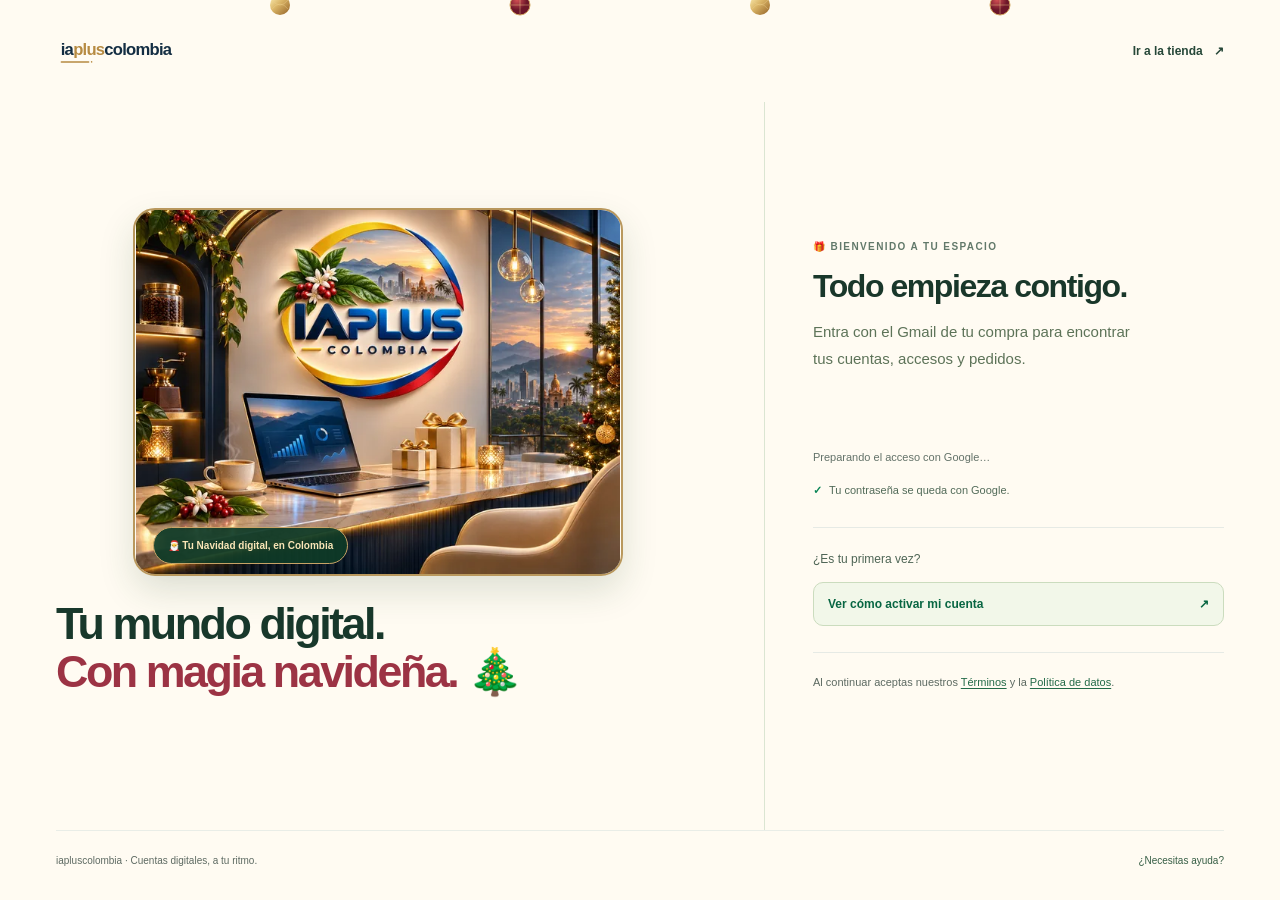
<file: cuenta.html>
<!doctype html>
<html lang="es" class="christmas-theme">
<head>
<meta charset="utf-8">
<meta http-equiv="Content-Security-Policy" content="default-src 'self'; script-src 'self' https://accounts.google.com/gsi/client; style-src 'self' 'unsafe-inline' https://fonts.googleapis.com https://accounts.google.com/gsi/style; font-src https://fonts.gstatic.com; img-src 'self' data: https:; connect-src 'self' https://script.google.com https://script.googleusercontent.com https://accounts.google.com/gsi/; frame-src https://accounts.google.com/gsi/; object-src 'none'; base-uri 'none'; form-action 'self'; manifest-src 'self'; worker-src 'self'; upgrade-insecure-requests">
<meta name="referrer" content="strict-origin-when-cross-origin">
<script src="guard.js"></script>
<script src="early-list.js"></script>
<link rel="preconnect" href="https://script.google.com" crossorigin><link rel="preconnect" href="https://script.googleusercontent.com" crossorigin>
<meta name="viewport" content="width=device-width,initial-scale=1,viewport-fit=cover">
<title>Mi suscripción | IA Plus Colombia</title>
<meta name="robots" content="noindex">
<meta name="description" content="Gracias por confiar en IA Plus Colombia. Abre tu enlace, elige tu Gmail y activa tu acceso paso a paso.">
<meta property="og:type" content="website">
<meta property="og:locale" content="es_CO">
<meta property="og:site_name" content="IA Plus Colombia">
<meta property="og:title" content="🎅 ¡Bienvenido a IA Plus! 🎄">
<meta property="og:description" content="Abre tu enlace, entra con Gmail, revisa y confirma tu plan. Después consulta tus accesos e instrucciones en Mi cuenta.">
<meta property="og:image" content="https://wanna33.github.io/iaplus-colombia/assets/iaplus-colombia-bienvenida-2026-enlace.jpg">
<meta property="og:image:type" content="image/jpeg">
<meta property="og:image:width" content="1200">
<meta property="og:image:height" content="630">
<meta property="og:image:alt" content="Santa Claus te da la bienvenida a IA Plus. Tu Navidad digital empieza aquí, con árboles, regalos y luces doradas.">
<meta name="twitter:card" content="summary_large_image">
<meta name="twitter:title" content="🎅 ¡Bienvenido a IA Plus Colombia! 🎄">
<meta name="twitter:description" content="Abre tu enlace, entra con Gmail, revisa y confirma tu plan. Después consulta tus accesos e instrucciones en Mi cuenta.">
<meta name="twitter:image" content="https://wanna33.github.io/iaplus-colombia/assets/iaplus-colombia-bienvenida-2026-enlace.jpg">
<meta name="twitter:image:alt" content="Santa Claus te da la bienvenida a IA Plus. Tu Navidad digital empieza aquí.">
<link rel="icon" href="assets/brand-mark.svg?v=4" type="image/svg+xml">
<link rel="manifest" href="manifest.webmanifest">
<link rel="apple-touch-icon" href="assets/brand-mark-192.png?v=3">
<meta name="apple-mobile-web-app-capable" content="yes">
<link rel="preconnect" href="https://fonts.googleapis.com"><link rel="preconnect" href="https://fonts.gstatic.com" crossorigin>
<link href="https://fonts.googleapis.com/css2?family=Plus+Jakarta+Sans:wght@400;500;600;700;800&display=swap" rel="stylesheet" media="print" data-async-css>
<noscript><link href="https://fonts.googleapis.com/css2?family=Plus+Jakarta+Sans:wght@400;500;600;700;800&display=swap" rel="stylesheet"></noscript>
<script src="https://accounts.google.com/gsi/client" async defer></script>
<meta name="theme-color" content="#ffffff">
<style>
:root{--bg:#f5f5f7;--card:#fff;--line:#ececf0;--text:#1d1d22;--mut:#85858f;--red:#ef5350;--red2:#ff6f6b;--redbg:#fdeceb;--dark:#2c2c30;--ok:#12a36b;--okbg:#e3f7ee;--acc:#ef5350;--soft:#fdeceb}
*{box-sizing:border-box;margin:0;padding:0}
html{-webkit-text-size-adjust:100%}
body{font-family:'Plus Jakarta Sans','Segoe UI',system-ui,-apple-system,Roboto,sans-serif;background:var(--bg);color:var(--text);line-height:1.5;overflow-x:hidden}
a{color:inherit;text-decoration:none}
button{font-family:inherit}
/* ---------- encabezado coral ---------- */
.top{background:linear-gradient(135deg,#f0524f,#ee5a56);color:#fff;position:sticky;top:0;z-index:30;box-shadow:0 4px 18px rgba(239,83,80,.28)}
.top-in{max-width:1320px;margin:0 auto;padding:16px 28px;display:flex;align-items:center;gap:22px}
.logo img{height:54px;width:auto;display:block}
.nav{display:flex;gap:6px}
.nav a{padding:10px 16px;border-radius:14px;font-weight:700;font-size:17px;white-space:nowrap;transition:.2s}
.nav a:hover{background:rgba(255,255,255,.18)}
.search{flex:1;display:flex;align-items:center;gap:10px;background:rgba(255,255,255,.2);border-radius:16px;padding:0 18px;max-width:640px;transition:.2s}
.search:focus-within{background:rgba(255,255,255,.3);box-shadow:0 0 0 3px rgba(255,255,255,.25)}
.search svg{width:20px;height:20px;stroke:#fff;fill:none;stroke-width:2.2;flex:none}
.search input{flex:1;min-width:0;background:none;border:0;color:#fff;font:inherit;font-size:17px;font-weight:600;padding:14px 0;outline:none}
.search input::placeholder{color:rgba(255,255,255,.85)}
.pill{background:rgba(255,255,255,.2);padding:12px 20px;border-radius:16px;font-weight:700;font-size:17px;white-space:nowrap;transition:.2s}
.pill:hover{background:rgba(255,255,255,.32)}
.ibtn{width:46px;height:46px;border-radius:50%;display:grid;place-items:center;background:none;border:0;color:#fff;cursor:pointer;transition:.2s}
.ibtn:hover{background:rgba(255,255,255,.2)}
.ibtn svg{width:26px;height:26px;stroke:#fff;fill:none;stroke-width:1.9}
.avatar{width:52px;height:52px;border-radius:50%;border:3px solid rgba(255,255,255,.55);overflow:hidden;cursor:pointer;background:#fff3;padding:0;display:grid;place-items:center;font-size:22px;font-weight:800;color:#fff}
.avatar img{width:100%;height:100%;object-fit:cover}
.menuwrap{position:relative}
.menu{position:absolute;right:0;top:calc(100% + 12px);width:360px;max-width:92vw;background:#fff;color:var(--text);border-radius:22px;box-shadow:0 22px 60px rgba(30,20,20,.25);padding:22px 24px;display:none;z-index:50;animation:pop .22s cubic-bezier(.2,.8,.2,1)}
.menu.on{display:block}
.menu .who{font-size:20px;font-weight:800;word-break:break-all}
.menu .sub{color:var(--mut);font-weight:600;margin:2px 0 14px}
.menu .saved{background:linear-gradient(90deg,#14143c,#1d1d6b,#7a1f4a);color:#fff;border-radius:99px;text-align:center;padding:11px 14px;font-weight:700;font-size:15px;margin-bottom:12px}
.menu hr{border:0;border-top:1px solid var(--line);margin:12px 0}
.menu a,.menu button.mi{display:flex;align-items:center;gap:16px;width:100%;background:none;border:0;text-align:left;padding:12px 4px;font-size:18px;font-weight:600;color:var(--text);cursor:pointer;border-radius:12px;transition:.15s}
.menu a:hover,.menu button.mi:hover{background:var(--redbg);color:var(--red)}
.menu .ic{width:34px;text-align:center;font-size:24px}
.menu .on{color:var(--red)}
@keyframes pop{from{opacity:0;transform:translateY(-8px) scale(.97)}to{opacity:1;transform:none}}
/* ---------- contenido ---------- */
main{max-width:1320px;margin:0 auto;padding:46px 28px 90px}
.ttl{display:flex;align-items:center;gap:16px;flex-wrap:wrap}
.ttl h1{font-size:clamp(26px,4vw,40px);font-weight:800;letter-spacing:-.01em}
.ttl h1 em{font-style:normal;text-decoration:underline;text-decoration-color:rgba(239,83,80,.35);text-decoration-thickness:4px;text-underline-offset:6px}
.tag{background:var(--red);color:#fff;border-radius:8px;padding:3px 12px;font-weight:800;font-size:15px}
.tabs{display:flex;gap:34px;border-bottom:1.5px solid var(--line);margin:34px 0 30px}
.tabs button{background:none;border:0;padding:14px 4px;font-size:20px;font-weight:700;color:var(--text);cursor:pointer;position:relative}
.tabs button.on{color:var(--red)}
.tabs button.on::after{content:"";position:absolute;left:0;right:0;bottom:-1.5px;height:3px;background:var(--red);border-radius:3px}
.grid{display:grid;grid-template-columns:repeat(auto-fill,minmax(400px,1fr));gap:30px;align-items:start}
/* tarjeta de suscripción */
.sub-card{background:var(--card);border-radius:28px;box-shadow:0 10px 36px rgba(40,30,30,.08);overflow:hidden;position:relative;animation:up .55s cubic-bezier(.2,.7,.2,1) both}
@keyframes up{from{opacity:0;transform:translateY(18px)}to{opacity:1;transform:none}}
.sub-head{display:flex;align-items:center;gap:18px;padding:26px 26px 22px;background:#f4f4f6;flex-wrap:wrap}
.picon{width:70px;height:70px;border-radius:18px;background:#fff;display:grid;place-items:center;overflow:hidden;box-shadow:0 4px 14px rgba(0,0,0,.08);flex:none;font-size:34px}
.picon img{width:100%;height:100%;object-fit:cover}
.pname{flex:1;min-width:140px}
.pname h2{font-size:27px;font-weight:800;line-height:1.1}
.pname small{color:var(--mut);font-weight:700;font-size:15px}
.buyagain{background:var(--red);color:#fff;border-radius:99px;padding:15px 24px;font-weight:800;font-size:18px;box-shadow:0 8px 20px rgba(239,83,80,.32);white-space:nowrap;transition:.2s}
.buyagain:hover{transform:translateY(-2px);box-shadow:0 12px 26px rgba(239,83,80,.4)}
.sub-body{padding:22px 26px 6px}
.banner{width:100%;display:flex;align-items:center;justify-content:space-between;gap:12px;background:var(--dark);color:#fff;border:0;border-radius:18px;padding:22px 24px;font-size:19px;font-weight:700;cursor:pointer;text-align:left;position:relative;transition:.2s}
.banner:hover{background:#38383d}
.banner::after{content:"";position:absolute;left:12%;right:55%;bottom:-8px;height:12px;background:linear-gradient(90deg,#ef5350,#7c4dff);filter:blur(10px);opacity:.7}
.banner .chev{font-size:22px;transition:transform .3s}
.banner[aria-expanded=true] .chev{transform:rotate(180deg)}
.banner b{color:#ff6f6b;font-size:24px}
.rows{margin-top:14px;position:relative}
.rw{display:flex;justify-content:space-between;gap:12px;padding:20px 2px;border-bottom:1.5px solid var(--line);font-size:19px}
.rw span:first-child{color:var(--mut);font-weight:600}
.rw span:last-child{font-weight:700;text-align:right}
.rw:last-child{border-bottom:0}
.stamp{position:absolute;right:6px;top:34px;transform:rotate(-14deg);border:4px double rgba(239,83,80,.55);color:rgba(239,83,80,.6);border-radius:50%;width:150px;height:150px;display:grid;place-items:center;font-size:30px;font-weight:800;letter-spacing:.04em;pointer-events:none;background:rgba(255,255,255,.35);animation:stamp .5s cubic-bezier(.2,.9,.3,1.4) both}
.stamp.okst{border-color:rgba(18,163,107,.5);color:rgba(18,163,107,.65);font-size:24px}
@keyframes stamp{from{opacity:0;transform:rotate(-14deg) scale(1.8)}to{opacity:1;transform:rotate(-14deg) scale(1)}}
.prog{height:10px;border-radius:99px;background:#eee;margin:6px 2px 18px;overflow:hidden}
.prog i{display:block;height:100%;border-radius:99px;background:linear-gradient(90deg,var(--red2),var(--red))}
.foot{display:grid;grid-template-columns:1fr 1fr;border-top:1.5px solid var(--line);margin-top:10px;background:#f4f4f6}
.foot a{display:flex;align-items:center;justify-content:center;gap:10px;padding:24px 10px;font-size:19px;font-weight:700;color:#a1a1ab;transition:.2s}
.foot a:first-child{border-right:1.5px solid var(--line)}
.foot a:hover{color:var(--red);background:var(--redbg)}
.foot .q{width:34px;height:34px;border-radius:50%;background:#b8b8c0;color:#fff;display:grid;place-items:center;font-weight:800;font-size:19px}
.foot a:hover .q{background:var(--red)}
.expired .sub-head{background:#f0f0f2}
.expired .picon,.expired .pname h2{opacity:.55}
/* datos de acceso */
.access{display:none;padding:6px 26px 22px}
.access.on{display:block;animation:up .35s ease both}
.lbl{display:flex;align-items:center;gap:8px;font-weight:800;color:#44444c;margin:18px 0 8px;font-size:17px}
.lbl svg{width:20px;height:20px;stroke:#a0a0aa;fill:none;stroke-width:1.8}
.field{display:flex;align-items:center;gap:10px;background:#f7f7f9;border:1.5px solid var(--line);border-radius:16px;padding:10px 10px 10px 18px}
.field code{flex:1;min-width:0;font-family:inherit;font-size:clamp(17px,2.2vw,22px);font-weight:700;word-break:break-all}
.ib{width:46px;height:46px;border-radius:13px;border:1.5px solid var(--line);background:#fff;cursor:pointer;display:grid;place-items:center;color:var(--red);transition:.15s;flex:none}
.ib:hover{border-color:var(--red);background:var(--redbg)}
.ib svg{width:22px;height:22px;stroke:currentColor;fill:none;stroke-width:1.9}
.ib.ok{background:var(--okbg);border-color:var(--ok);color:var(--ok)}
.tbox{border:2px solid var(--red);border-radius:18px;padding:14px 14px 12px 20px;background:#fff7f7}
.trow{display:flex;align-items:center;gap:12px}
.tcode{flex:1;font-size:clamp(30px,5vw,40px);font-weight:800;letter-spacing:.14em;color:var(--red);font-variant-numeric:tabular-nums}
.tcnt{width:46px;height:46px;border-radius:50%;background:var(--redbg);color:var(--red);display:grid;place-items:center;font-size:18px}
.tline{height:5px;border-radius:99px;background:#f6d4d3;margin-top:10px;overflow:hidden}
.tbar{display:block;height:100%;background:var(--red);transition:width 1s linear}
.cta{display:inline-flex;align-items:center;justify-content:center;padding:13px 22px;border-radius:99px;background:var(--red);color:#fff;font-weight:800;box-shadow:0 8px 20px rgba(239,83,80,.3);border:0;cursor:pointer;font-size:16px;transition:.2s}
.cta:hover{transform:translateY(-2px)}
.tbtn:disabled{opacity:.5;cursor:not-allowed!important;box-shadow:none}
.tnote{color:var(--mut);font-size:14px;margin-top:8px}
.how{margin-top:22px;border-top:1.5px dashed var(--line);padding-top:16px}
.how h3{font-size:18px;margin-bottom:10px}
.how ol{margin-left:22px;display:grid;gap:8px;color:#55555e;font-weight:600}
.how a.l{color:var(--red);font-weight:800}
.note{margin-top:14px;background:var(--redbg);border-radius:14px;padding:14px 16px;color:#5a3a39;font-size:15px;font-weight:600}
.note b{color:var(--red)}
.note summary{cursor:pointer;font-weight:800}
.note ol{margin:10px 0 0 18px;display:grid;gap:6px}
/* historial */
.hist{background:#fff;border-radius:24px;box-shadow:0 10px 36px rgba(40,30,30,.08);overflow:hidden}
.hist table{width:100%;border-collapse:collapse;font-size:17px}
.hist th{text-align:left;color:var(--mut);font-size:14px;text-transform:uppercase;letter-spacing:.05em;padding:18px 22px;background:#f4f4f6}
.hist td{padding:18px 22px;border-top:1.5px solid var(--line);font-weight:600}
.st{display:inline-block;border-radius:99px;padding:5px 14px;font-size:14px;font-weight:800}
.st.a{background:var(--okbg);color:var(--ok)}.st.e{background:var(--redbg);color:var(--red)}
.nores{grid-column:1/-1;text-align:center;color:var(--mut);padding:50px 0;font-size:18px;font-weight:600}
/* agregar código */
.addbox{margin-top:46px;background:#fff;border:2px dashed #f3b7b5;border-radius:26px;padding:28px;max-width:680px;animation:up .6s .1s both}
.addbox h3{font-size:22px;margin-bottom:4px}.addbox p{color:var(--mut);font-size:16px;margin-bottom:14px;font-weight:600}
.addrow{display:flex;gap:10px;flex-wrap:wrap}
.addrow input{flex:1;min-width:190px;border:1.5px solid var(--line);border-radius:14px;padding:14px 16px;font:inherit;font-size:17px;font-weight:700;letter-spacing:.05em;text-transform:uppercase;background:#fff;color:var(--text)}
.addrow input:focus{outline:3px solid rgba(239,83,80,.2);border-color:var(--red)}
.adderr{color:var(--red);font-weight:700;margin-top:10px;font-size:15px}
.msg{max-width:560px;margin:90px auto;text-align:center}
.msg h2{font-size:28px;margin-bottom:10px}.msg p{color:var(--mut);margin-bottom:22px;font-weight:600}
.confetti{position:fixed;inset:0;pointer-events:none;overflow:hidden;z-index:60}
.confetti i{position:absolute;top:-12px;width:9px;height:14px;animation:fall linear forwards}
@keyframes fall{to{transform:translateY(110vh) rotate(720deg);opacity:.3}}
.toastc{position:fixed;left:50%;bottom:calc(90px + env(safe-area-inset-bottom));transform:translateX(-50%);background:#1d1d22;color:#fff;padding:11px 20px;border-radius:14px;font-weight:700;z-index:70;animation:up .25s both}
/* barra inferior (celular) */
.bn{display:none}
@media(max-width:1100px){
  .nav,.pill.hide-m{display:none}
}
@media(max-width:860px){
  .top-in{padding:12px 16px;gap:12px}
  .logo img{height:44px}
  .search{max-width:none}
  .search input{padding:11px 0;font-size:16px}
  .pill,.ibtn.hide-m{display:none}
  .avatar{width:44px;height:44px;font-size:18px}
  main{padding:26px 14px 100px}
  .tabs{gap:22px;margin:22px 0 20px}.tabs button{font-size:18px}
  .grid{grid-template-columns:1fr;gap:22px}
  .sub-head{padding:20px 18px 18px;gap:14px}
  .picon{width:60px;height:60px}.pname h2{font-size:23px}
  .buyagain{width:100%;text-align:center;padding:14px}
  .sub-body{padding:18px 18px 4px}.access{padding:4px 18px 18px}
  .banner{font-size:17px;padding:18px}
  .rw{font-size:17px;padding:17px 2px}
  .stamp{width:118px;height:118px;font-size:23px;top:26px}
  .foot a{padding:20px 6px;font-size:17px}
  .menu{position:fixed;left:12px;right:12px;top:68px;width:auto;max-width:none}
  .hist{overflow-x:auto}.hist table{min-width:560px}
  .addbox{padding:20px;border-radius:22px}
  .bn{display:grid;grid-template-columns:repeat(5,1fr);position:fixed;left:0;right:0;bottom:0;z-index:40;background:rgba(255,255,255,.97);-webkit-backdrop-filter:blur(12px);backdrop-filter:blur(12px);border-top:1px solid var(--line);padding:6px 4px calc(6px + env(safe-area-inset-bottom));box-shadow:0 -6px 24px rgba(40,30,30,.08)}
  .bn a,.bn button{display:flex;flex-direction:column;align-items:center;gap:1px;background:none;border:0;color:var(--mut);font:inherit;font-size:11px;font-weight:800;padding:6px 2px;border-radius:12px;cursor:pointer;min-height:52px;justify-content:center}
  .bn i{font-style:normal;font-size:21px;line-height:1.1}
  .bn a.on{color:#c9302d;background:var(--redbg)}.bn a:active,.bn button:active{background:var(--redbg)}
  #relogin{bottom:calc(84px + env(safe-area-inset-bottom))!important}
}
@media (display-mode: standalone){.bn button[data-install]{display:none}.bn{grid-template-columns:repeat(4,1fr)}}
@media(prefers-reduced-motion:reduce){*{animation:none!important;transition:none!important}}

/* ===== botones: orden claro y animaciones en lo importante ===== */
.foot{grid-template-columns:1fr 1fr}
.foot .buyagain{grid-column:1/-1;border-top:1.5px solid var(--line);border-right:0!important;background:var(--red);color:#fff;border-radius:0 0 18px 18px;padding:18px 10px;font-size:18px;box-shadow:none;animation:iapNudge 3.2s ease-in-out infinite}
.foot .buyagain:hover{background:#e0403d;color:#fff;transform:none;box-shadow:none}
.banner{background:linear-gradient(135deg,#ef5350,#ff8a65);box-shadow:0 10px 26px rgba(239,83,80,.35)}
.banner:hover{background:linear-gradient(135deg,#e0403d,#ff7a55)}
.banner::after{display:none}
.banner b{color:#fff}
.banner .chev{animation:iapBounce 1.6s ease-in-out infinite}
.banner[aria-expanded=true] .chev{animation:none}
.tbtn{width:100%;padding:16px 20px;font-size:17px;animation:iapGlow 2s ease-in-out infinite}
.tbtn:disabled{animation:none}
.task{display:flex;flex-direction:column;gap:8px;align-items:stretch}
.task .trest{margin:0!important;text-align:center}
.tview .tcode{font-size:34px;letter-spacing:4px}
.field .ib{transition:.2s}
.field .ib:active{transform:scale(.9)}
.morebox .cta{animation:iapGlow 2s ease-in-out infinite}
@keyframes iapGlow{0%,100%{box-shadow:0 8px 20px rgba(239,83,80,.3),0 0 0 0 rgba(239,83,80,.45)}50%{box-shadow:0 8px 20px rgba(239,83,80,.3),0 0 0 12px rgba(239,83,80,0)}}
@keyframes iapBounce{0%,100%{transform:translateY(0)}50%{transform:translateY(5px)}}
@keyframes iapNudge{0%,88%,100%{transform:none}92%{transform:translateY(-3px)}96%{transform:translateY(0)}}
@media (prefers-reduced-motion:reduce){.tbtn,.banner .chev,.foot .buyagain,.morebox .cta{animation:none!important}}

/* ===== pulido de diseño y experiencia ===== */
html{-webkit-tap-highlight-color:transparent}
body{animation:iapFade .5s ease both}
@keyframes iapFade{from{opacity:0}to{opacity:1}}
.nav,.top{transition:box-shadow .3s,background .3s}
.nav.scrolled,.top.scrolled{box-shadow:0 8px 28px rgba(239,83,80,.18)}
button,.btn,.cta,.chip{-webkit-user-select:none;user-select:none}
.btn:active,.cta:active,.chip:active,.bn a:active,.bn button:active{transform:scale(.96)!important}
.bn a,.bn button{transition:transform .15s,background .2s,color .2s}
.bn .on,.bn a.on{position:relative}
.bn .on::after,.bn a.on::after{content:"";position:absolute;top:2px;left:50%;width:22px;height:3px;margin-left:-11px;border-radius:99px;background:var(--red,#ef5350)}
.card{overflow:hidden}
.card .ico img{transition:transform .35s}
.card:hover .ico img{transform:scale(1.18) rotate(-4deg)}
.card .btn{position:relative;overflow:hidden}
.card .btn::after{content:"";position:absolute;inset:0;background:linear-gradient(110deg,transparent 30%,rgba(255,255,255,.45) 50%,transparent 70%);transform:translateX(-120%)}
.card:hover .btn::after{transform:translateX(120%);transition:transform .8s}
.chip.on{transform:translateY(-1px)}
.skel{max-width:560px;margin:30px auto;padding:0 16px;display:grid;gap:14px}
.skel i{display:block;height:84px;border-radius:20px;background:linear-gradient(90deg,#f0f0f3 25%,#fbfbfc 45%,#f0f0f3 65%);background-size:200% 100%;animation:iapSkel 1.2s linear infinite}
.skel i:first-child{height:34px;width:60%}
.skel i:last-child{height:150px}
@keyframes iapSkel{to{background-position:-200% 0}}
@media (prefers-reduced-motion:reduce){body{animation:none}.skel i{animation:none}.card:hover .ico img{transform:none}}

.warn{display:flex;align-items:center;justify-content:space-between;gap:12px;background:#fff4e5;border:1.5px solid #ffcc80;color:#8a4b00;border-radius:16px;padding:12px 16px;margin:0 0 12px;font-weight:600}
.warn.bad{background:#ffeaea;border-color:#f5a3a0;color:#9b1c1c}
.warn a{background:var(--red);color:#fff;border-radius:99px;padding:8px 16px;font-weight:800;white-space:nowrap;animation:iapGlow 2s ease-in-out infinite}
.ghostlink{margin-left:10px;color:var(--mut);font-weight:700;text-decoration:underline}

/* ===== rediseño: acabado profesional ===== */
:root{--ease:cubic-bezier(.2,.7,.2,1);--spring:cubic-bezier(.34,1.56,.64,1)}
body{-webkit-font-smoothing:antialiased;background:radial-gradient(1000px 420px at 10% -5%,#ffe6e3 0%,transparent 60%),var(--bg)}
.top{background:linear-gradient(120deg,#ef4f4c,#f25d58 60%,#f46b5c)}
.top-in{transition:padding .3s var(--ease)}
.top.scrolled .top-in{padding-top:10px;padding-bottom:10px}
.logo img{transition:height .3s var(--ease)}
.top.scrolled .logo img{height:46px}
.avatar{transition:transform .3s var(--spring),box-shadow .3s}
.avatar:hover{transform:scale(1.06);box-shadow:0 0 0 4px rgba(255,255,255,.25)}
.ttl h1{font-weight:900;letter-spacing:-.025em}
.tabs button{transition:color .2s}
.tabs button:hover{color:var(--red)}
.tabs button.on::after{animation:tabIn .35s var(--ease)}
@keyframes tabIn{from{transform:scaleX(0)}to{transform:scaleX(1)}}
.sub-card{border:1px solid var(--line);transition:transform .4s var(--ease),box-shadow .4s var(--ease)}
.sub-card:hover{transform:translateY(-4px);box-shadow:0 6px 16px rgba(23,23,28,.06),0 28px 60px rgba(239,83,80,.16)}
.grid>.sub-card:nth-child(2){animation-delay:.08s}.grid>.sub-card:nth-child(3){animation-delay:.16s}.grid>.sub-card:nth-child(4){animation-delay:.24s}.grid>.sub-card:nth-child(n+5){animation-delay:.3s}
.sub-head{background:linear-gradient(180deg,#f7f7f9,#f2f2f5)}
.picon{transition:transform .5s var(--spring)}
.sub-card:hover .picon{transform:rotate(-6deg) scale(1.05)}
.banner{transition:transform .25s var(--ease),box-shadow .25s,background .3s}
.banner:hover{transform:translateY(-2px);box-shadow:0 16px 32px rgba(239,83,80,.4)}
.banner:active{transform:scale(.98)}
.prog i{position:relative;overflow:hidden;animation:growW 1.2s var(--ease) both}
.prog i::after{content:"";position:absolute;inset:0;background:linear-gradient(90deg,transparent,rgba(255,255,255,.5),transparent);transform:translateX(-100%);animation:sweep 2.4s ease-in-out 1.2s infinite}
@keyframes growW{from{width:0}}
@keyframes sweep{to{transform:translateX(100%)}}
.field{transition:border-color .2s,box-shadow .25s}
.field:hover{border-color:#f6c3c1}
.tbox{box-shadow:0 10px 26px rgba(239,83,80,.12)}
.addrow input{transition:border-color .2s,box-shadow .25s}
.addrow input:focus{outline:none;box-shadow:0 0 0 4px rgba(239,83,80,.14)}
.cta{position:relative;overflow:hidden}
.cta::before{content:"";position:absolute;top:0;left:-75%;width:50%;height:100%;background:linear-gradient(110deg,transparent,rgba(255,255,255,.45),transparent);transform:skewX(-20deg);pointer-events:none}
.cta:hover::before{left:130%;transition:left .75s var(--ease)}
.toastc{display:flex;align-items:center;gap:8px;border-radius:16px;padding:12px 20px;box-shadow:0 18px 40px rgba(0,0,0,.28);animation:toastIn .4s var(--spring) both}
@keyframes toastIn{from{opacity:0;transform:translate(-50%,20px) scale(.95)}to{opacity:1;transform:translate(-50%,0)}}
.menu{border:1px solid var(--line)}
.hist{border:1px solid var(--line)}
.hist tr{transition:background .2s}.hist tbody tr:hover,.hist tr:hover td{background:#fcfcfd}
.msg{animation:up .5s var(--ease) both}
.moremodal{position:fixed;inset:0;background:rgba(23,23,28,.5);-webkit-backdrop-filter:blur(6px);backdrop-filter:blur(6px);display:flex;align-items:center;justify-content:center;padding:16px;z-index:80;animation:iapFade .25s both}
.morecard{position:relative;background:#fff;border-radius:24px;padding:24px 22px;max-width:440px;width:100%;max-height:85vh;overflow:auto;box-shadow:0 40px 90px rgba(23,23,28,.3);animation:pop .35s var(--spring) both}
.morecard h3{margin:0 0 10px;font-weight:900}
.morecard .x{position:absolute;top:12px;right:12px;width:36px;height:36px;border-radius:50%;border:0;background:#f1f1f4;font-size:22px;line-height:1;cursor:pointer}
.mopt{display:flex;justify-content:space-between;align-items:center;gap:10px;padding:12px 0;border-top:1px solid var(--line)}
.mopt small{display:block;color:var(--mut)}
.mgrp{margin:14px 0 2px;font-size:15px}
/* ===== estilo profesional: encabezado blanco, tipografía y paleta sobria ===== */
:root{--text:#0f172a;--mut:#64748b;--line:#e8edf3;--bg:#f8fafc;--dark:#0f172a}
body{font-family:'Plus Jakarta Sans','Segoe UI',system-ui,-apple-system,Roboto,sans-serif;background:radial-gradient(900px 400px at 90% -10%,rgba(255,106,92,.08),transparent 60%),var(--bg)}
.top{background:rgba(255,255,255,.88);-webkit-backdrop-filter:blur(16px) saturate(1.6);backdrop-filter:blur(16px) saturate(1.6);color:var(--text);box-shadow:none;border-bottom:1px solid transparent}
.top.scrolled{border-bottom-color:var(--line);box-shadow:0 4px 20px rgba(15,23,42,.06)}
.nav a{color:var(--mut);font-weight:600;font-size:15px}
.nav a:hover{background:#f1f5f9;color:var(--text)}
.search{background:#f1f5f9;border:1px solid var(--line)}
.search:focus-within{background:#fff;border-color:var(--red);box-shadow:0 0 0 4px rgba(239,83,80,.12)}
.search svg{stroke:#94a3b8}
.search input{color:var(--text);font-weight:500;font-size:15px}
.search input::placeholder{color:#94a3b8}
.pill{background:#fff;border:1px solid var(--line);color:var(--text);font-weight:600;font-size:15px}
.pill:hover{background:#f1f5f9}
.ibtn svg{stroke:var(--text)}
.ibtn:hover{background:#f1f5f9}
.avatar{border:2px solid #fff;box-shadow:0 0 0 1px var(--line);background:var(--redbg);color:var(--red)}
.avatar:hover{box-shadow:0 0 0 3px rgba(239,83,80,.2)}
.ttl h1{font-weight:800;letter-spacing:-.03em}
.tabs button{font-weight:600;font-size:18px}
.pname h2{font-weight:800;letter-spacing:-.02em}
.rw span:first-child{font-weight:500}
.rw span:last-child{font-weight:700}
.sub-card{border-radius:22px;box-shadow:0 1px 3px rgba(15,23,42,.05),0 8px 24px rgba(15,23,42,.06)}
.sub-card:hover{box-shadow:0 2px 6px rgba(15,23,42,.05),0 20px 48px rgba(15,23,42,.10)}
.banner{border-radius:14px;font-weight:700}
.banner .chev{animation:none}
.foot .buyagain{animation:none}
.tbtn,.warn a,.morebox .cta{animation:none}
.foot a{font-weight:600}
.how ol,.note{font-weight:500}
.menu{border-radius:18px}
.menu a,.menu button.mi{font-weight:600;font-size:16px}
@media(max-width:860px){
  .bn{background:rgba(255,255,255,.94);-webkit-backdrop-filter:blur(16px) saturate(1.4);backdrop-filter:blur(16px) saturate(1.4)}
  .bn i{transition:transform .35s var(--spring)}
  .bn a.on i{transform:translateY(-2px) scale(1.1)}
  .sub-card:hover{transform:none}
}
/* ---------- guía paso a paso ---------- */
.guiabtn{margin-left:auto;border:1px solid var(--line);background:var(--card);color:var(--text);border-radius:99px;padding:8px 14px;font:inherit;font-weight:700;font-size:14px;cursor:pointer;transition:.2s}
.guiabtn:hover{border-color:var(--red);color:var(--red)}
.guia-capa{position:fixed;inset:0;background:rgba(15,15,20,.12);z-index:80;animation:gFade .3s ease}
.guia-hl{position:relative;z-index:85;border-radius:16px;box-shadow:0 0 0 4px var(--red),0 0 0 9999px rgba(15,15,20,0);animation:gPulse 1.6s ease-in-out infinite;background:var(--card)}
.guia-caja{position:fixed;left:50%;bottom:22px;transform:translateX(-50%);width:min(440px,calc(100% - 28px));background:var(--card);color:var(--text);border-radius:22px;padding:18px 18px 14px;z-index:90;
  box-shadow:0 24px 60px rgba(0,0,0,.28)}
.guia-caja.in{animation:gUp .35s cubic-bezier(.2,.8,.2,1)}
.guia-caja h3{font-size:19px;margin:8px 0 4px}.guia-caja p{color:var(--mut);font-size:15px;line-height:1.45}
.guia-dots{display:flex;gap:6px}.guia-dots i{width:22px;height:5px;border-radius:9px;background:var(--line);transition:.3s}.guia-dots i.on{background:var(--red);width:34px}.guia-dots i.ya{background:var(--red2)}
.guia-acts{display:flex;align-items:center;gap:8px;margin-top:14px}.guia-acts span{flex:1}
.guia-skip,.guia-back{border:0;background:none;color:var(--mut);font:inherit;font-weight:700;cursor:pointer;padding:8px 6px}
@keyframes gFade{from{opacity:0}to{opacity:1}}
@keyframes gUp{from{opacity:0;transform:translate(-50%,18px)}to{opacity:1;transform:translate(-50%,0)}}
@keyframes gPulse{0%,100%{box-shadow:0 0 0 4px var(--red)}50%{box-shadow:0 0 0 8px rgba(239,83,80,.45)}}
@media (prefers-reduced-motion:reduce){.guia-hl,.guia-caja.in,.guia-capa{animation:none}}
</style>
<!-- Todas las hojas de Mi cuenta en un solo archivo. Si cambias un .css, corre: node tools/build-css.cjs -->
<link rel="stylesheet" href="cuenta.min.css?v=e3cf438ca7">
</head>
<body class="account-app">
<noscript><p style="padding:20px;text-align:center">Activa JavaScript para usar esta página.</p></noscript>
<section class="activation-welcome" id="activationWelcome" hidden aria-label="Bienvenida de IA Plus Colombia" aria-live="polite" aria-atomic="true">
  <div class="activation-welcome-art">
    <img src="assets/iaplus-colombia-bienvenida-2026.webp" width="1280" height="720" alt="¡Bienvenido a IA Plus! Tu mundo digital empieza aquí. Santa te recibe junto al emblema de IA Plus Colombia." fetchpriority="high" decoding="async">
  </div>
  <div class="activation-welcome-copy">
    <span class="activation-welcome-kicker" id="activationWelcomeKicker">🎁 TU NAVIDAD DIGITAL EMPIEZA AQUÍ</span>
    <h2 id="activationWelcomeTitle">🎅 ¡Bienvenido a IA Plus Colombia! 🎄</h2>
    <p id="activationWelcomeText">✨ Nos alegra recibirte esta Navidad. Tu acceso está a un paso: entra con tu Gmail, revisa tu plan y confirma la activación. Te acompañamos:</p>
    <ol class="activation-welcome-steps" id="activationWelcomeSteps">
      <li><span>1</span><div><b>Entra con tu Gmail</b><small>Usa la cuenta con la que quieres asociar este acceso.</small></div></li>
      <li><span>2</span><div><b>Revisa y confirma</b><small>Comprueba tu plan y toca «Activar mi acceso».</small></div></li>
      <li><span>3</span><div><b>Encuentra tus accesos</b><small>Al terminar, aparecerán en «Mi cuenta» con instrucciones.</small></div></li>
    </ol>
    <div class="activation-welcome-actions">
      <a class="activation-welcome-primary" id="activationWelcomePrimary" href="#app">Continuar con mi Gmail <span aria-hidden="true">→</span></a>
      <a class="activation-welcome-video-link" href="#activationVideoGuide">Ver el video de activación <span aria-hidden="true">↓</span></a>
      <a class="activation-welcome-help" id="activationWelcomeHelp" href="https://wa.me/573102035327?text=Hola%2C%20necesito%20ayuda%20para%20activar%20mi%20acceso" target="_blank" rel="noopener">Necesito ayuda por WhatsApp</a>
    </div>
    <small class="activation-welcome-note" id="activationWelcomeNote">Por tu seguridad, nunca compartas tu contraseña ni códigos de verificación.</small>
  </div>
</section>
<section class="activation-video-guide" id="activationVideoGuide" hidden aria-labelledby="activationVideoTitle">
  <div class="activation-video-copy">
    <span class="activation-video-kicker">GUÍA PARA CLIENTES · 11 MIN</span>
    <h2 id="activationVideoTitle">Mira cómo activar tu acceso</h2>
    <p>Te mostramos, paso a paso, cómo abrir tu enlace o ingresar tu código, confirmar tu plan y encontrar tus datos en «Mi cuenta».</p>
  </div>
  <div class="activation-video-frame">
    <video data-chapters controls playsinline preload="none" poster="assets/iaplus-colombia-bienvenida-2026.webp" aria-label="Video explicativo para activar ChatGPT Plus en IA Plus Colombia">
      <source src="assets/video/como-activar-v2.mp4" type="video/mp4">
      Tu navegador no puede reproducir este video. Actualiza el navegador o solicita ayuda por WhatsApp.
    </video>
  </div>
  <p class="activation-video-note">Usa el Gmail donde quieres recibir el acceso. Nunca compartas tu contraseña ni códigos de verificación.</p>
</section>
<header class="top"><div class="top-in">
  <a class="logo" href="index.html?tienda=1"><img src="assets/brand-iaplus.svg?v=pro4" alt="iapluscolombia"></a>
  <nav class="nav"><a href="index.html?tienda=1#catalogo">Catálogo</a><a href="index.html?tienda=1#porque">Beneficios</a><a href="index.html?tienda=1#faq">Ayuda</a></nav>
  <label class="search"><svg viewBox="0 0 24 24"><circle cx="11" cy="11" r="7"/><path d="m20 20-4-4"/></svg><input id="q" type="search" placeholder="Buscar en mis suscripciones" autocomplete="off" aria-label="Buscar en mis suscripciones"></label>
  <a class="pill hide-m" href="cuenta.html">Mi suscripción</a>
  <a class="ibtn hide-m" id="topWa" target="_blank" rel="noopener" aria-label="Soporte por WhatsApp"><svg viewBox="0 0 24 24"><path d="M21 12a8 8 0 0 1-11.7 7.1L4 20.5l1.4-4.9A8 8 0 1 1 21 12Z"/><path d="M9 10.5c.5 2 2.5 4 4.5 4.5l1.5-1.5-2-1-1 .5c-.7-.3-1.5-1.1-1.8-1.8l.5-1-1-2-1.5 1.5"/></svg></a>
  <div class="menuwrap"><button class="avatar" id="avBtn" aria-label="Menú de usuario" aria-haspopup="true">👤</button><div class="menu" id="menu" role="menu"></div></div>
</div></header>
<main id="app"><div class="skel" aria-label="Cargando tu suscripción"><i></i><i></i><i></i></div></main>

<nav class="bn" aria-label="Navegación">
  <a href="cuenta.html" class="on"><i>🔑</i><span>Mi cuenta</span></a>
  <a href="index.html?tienda=1#catalogo"><i>🛍️</i><span>Tienda</span></a>
  <a href="#" id="bnTop"><i>➕</i><span>Otro código</span></a>
  <a id="bnWa" target="_blank" rel="noopener"><i>💬</i><span>Ayuda</span></a>
  <button type="button" data-install><i>📲</i><span>Instalar</span></button>
</nav>

<script defer src="net.js"></script>
<script defer src="catalog-utils.js"></script>
<script defer src="account-state.js?v=20261023-1"></script>
<script defer src="account-workspace.js?v=20261104-complete2"></script>
<script defer src="activation-utils.js"></script>
<script defer src="activation-welcome.js?v=20261104-colombia2"></script>
<script defer src="seasonal.js?v=20261104-colombia2"></script>
<script defer src="video-chapters.js?v=20261024"></script>
<script defer src="activation-celebrate.js?v=20261104-colombia2"></script>
<script defer src="cuenta-20261022.js?v=20261105-public1"></script>
<script defer src="pro-refresh.js?v=20261104-complete2"></script>
<script defer src="pwa.js"></script>
</body>
</html>
</file>
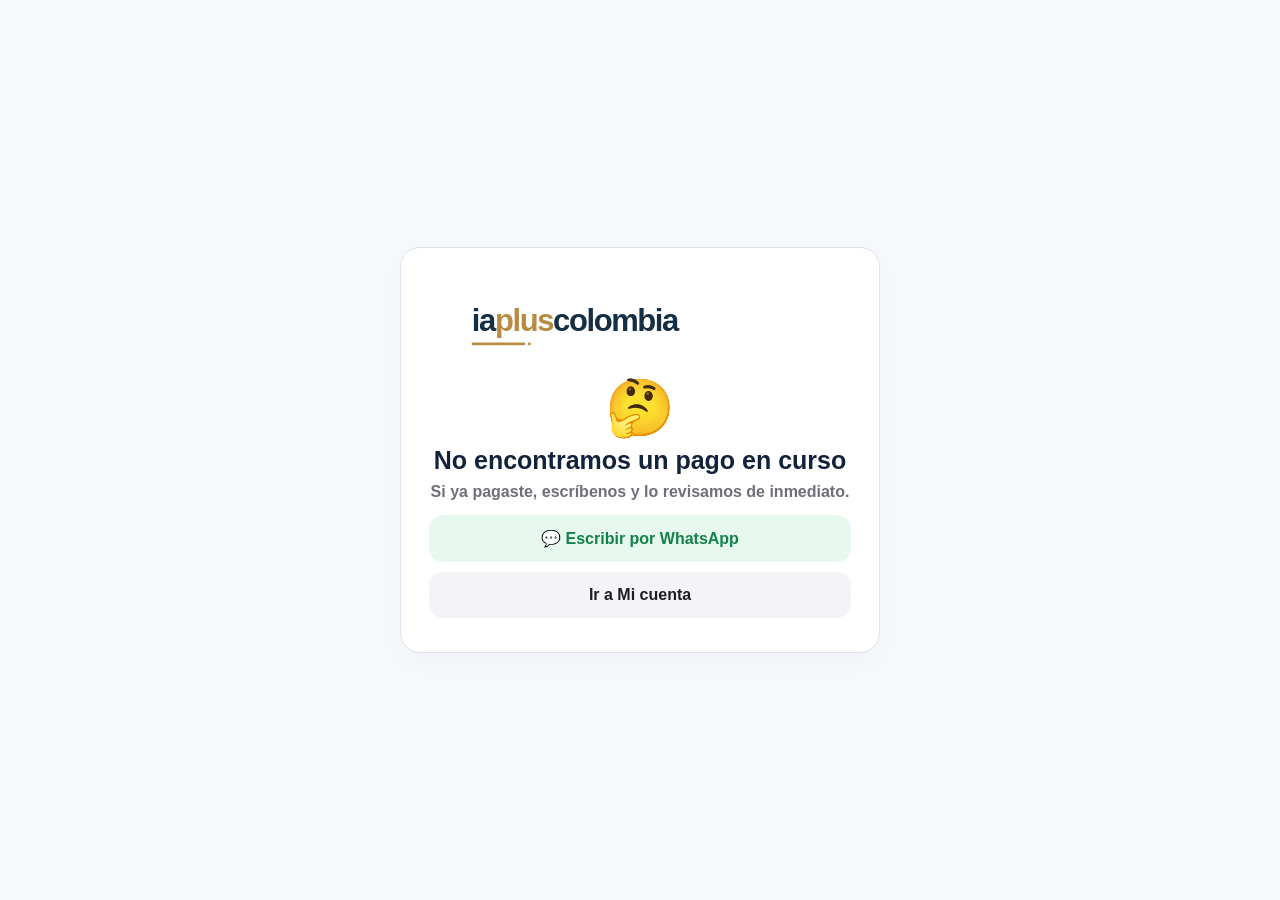
<file: pago.html>
<!doctype html>
<html lang="es">
<head>
<meta charset="utf-8">
<meta http-equiv="Content-Security-Policy" content="default-src 'self'; script-src 'self' https://accounts.google.com/gsi/client; style-src 'self' 'unsafe-inline' https://fonts.googleapis.com https://accounts.google.com/gsi/style; font-src https://fonts.gstatic.com; img-src 'self' data: https:; connect-src 'self' https://script.google.com https://script.googleusercontent.com https://accounts.google.com/gsi/; frame-src https://accounts.google.com/gsi/; object-src 'none'; base-uri 'none'; form-action 'self'; manifest-src 'self'; worker-src 'self'; upgrade-insecure-requests">
<meta name="referrer" content="strict-origin-when-cross-origin">
<script src="guard.js"></script>
<meta name="viewport" content="width=device-width,initial-scale=1">
<title>Estado de tu pago | IA Plus Colombia</title>
<meta name="robots" content="noindex">
<link rel="icon" href="assets/brand-mark-64.png?v=3" type="image/png">
<link rel="stylesheet" href="https://fonts.googleapis.com/css2?family=Plus+Jakarta+Sans:wght@400;500;600;700;800&display=swap" media="print" data-async-css><noscript><link rel="stylesheet" href="https://fonts.googleapis.com/css2?family=Plus+Jakarta+Sans:wght@400;500;600;700;800&display=swap"></noscript>
<script src="https://accounts.google.com/gsi/client" async defer></script>
<meta name="theme-color" content="#ef5350">
<style>
*{box-sizing:border-box;margin:0;padding:0}
body{font-family:'Plus Jakarta Sans','Segoe UI',system-ui,sans-serif;background:#f5f5f7;color:#1d1d22;min-height:100vh;display:grid;place-items:center;padding:20px}
.box{animation:up .6s cubic-bezier(.2,.7,.2,1) both;background:#fff;border:1px solid #ececf1;border-radius:28px;box-shadow:0 18px 50px rgba(239,83,80,.18);padding:34px 28px;width:min(480px,100%);text-align:center}
.box img.lg{height:84px;margin:0 auto 14px;display:block}
.ic{font-size:56px;line-height:1;margin:6px 0 10px}
h1{font-size:25px;margin-bottom:8px}p{color:#6f6f7a;margin-bottom:14px;font-weight:600}
.ref{font-family:Consolas,monospace;background:#f4f4f6;border-radius:10px;padding:6px 10px;font-size:13px;display:inline-block;margin-bottom:16px;word-break:break-all}
.btn{display:flex;align-items:center;justify-content:center;gap:8px;width:100%;margin-top:10px;padding:14px;border-radius:14px;border:0;font:inherit;font-weight:800;font-size:16px;cursor:pointer;text-decoration:none}
.p{background:linear-gradient(90deg,#f0524f,#ff6f6b);color:#fff;box-shadow:0 8px 22px rgba(239,83,80,.32)}.g{background:#f4f4f6;color:#1d1d22}.w{background:#e7f8ee;color:#12814a}
.bar{height:8px;border-radius:9px;background:#eee;overflow:hidden;margin:6px 0 16px}.bar i{display:block;height:100%;width:30%;background:linear-gradient(90deg,#ff6f6b,#f0524f);border-radius:9px;animation:mv 1.4s ease-in-out infinite}
@keyframes up{from{opacity:0;transform:translateY(20px) scale(.98)}to{opacity:1;transform:none}}.btn{transition:transform .25s,box-shadow .25s}.btn:hover{transform:translateY(-2px)}.btn:active{transform:scale(.97)}@keyframes mv{0%{margin-left:-30%}100%{margin-left:100%}}
.spin{animation:sp 1s linear infinite;display:inline-block}@keyframes sp{to{transform:rotate(360deg)}}
</style>
<link rel="stylesheet" href="customer-theme.css">
<link rel="stylesheet" href="customer-glass.css?v=20261022">
<link rel="stylesheet" href="premium-2026.css?v=20261022-1">
</head>
<body class="utility-app">
<main class="box" id="box"><img class="lg" src="assets/brand-iaplus.svg?v=pro4" alt="iapluscolombia"><div class="ic"><span class="spin">⏳</span></div><h1>Confirmando tu pago…</h1><p>Un momento, estamos verificando el estado con tu proveedor de pago.</p><div class="bar"><i></i></div></main>
<script defer src="net.js"></script>
<script defer src="pago.js?v=20261105-hosted-auto1"></script>
</body>
</html>
</file>
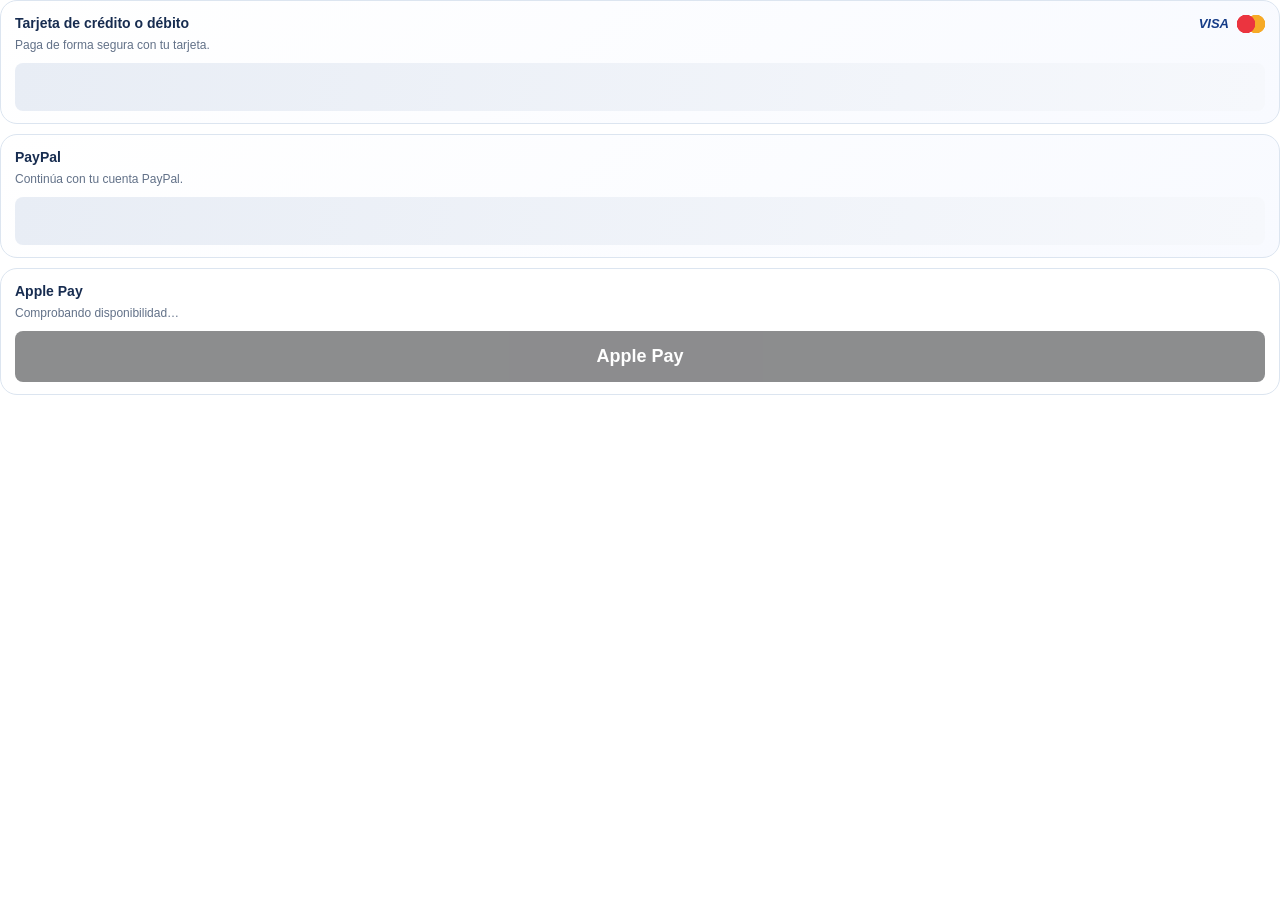
<file: paypal-inline-frame.html>
<!doctype html>
<html lang="es"><head><meta charset="utf-8"><meta name="viewport" content="width=device-width,initial-scale=1">
<meta http-equiv="Content-Security-Policy" content="default-src 'none'; script-src 'self' 'unsafe-inline' https://www.paypal.com https://www.paypalobjects.com https://applepay.cdn-apple.com; style-src 'self' 'unsafe-inline'; img-src data: https:; connect-src https://www.paypal.com https://www.paypalobjects.com https://applepay.cdn-apple.com https://applepay-gateway.apple.com; frame-src https://www.paypal.com https://applepay.cdn-apple.com; form-action https://www.paypal.com; base-uri 'none'">
<link rel="preconnect" href="https://www.paypal.com"><link rel="dns-prefetch" href="https://www.paypalobjects.com"><title>Pago integrado</title><link rel="stylesheet" href="paypal-inline-frame.css?v=20261105-apple1"></head>
<body><section class="payment-method"><div class="method-label"><span>Tarjeta de crédito o débito</span><span class="card-brands" aria-label="Visa y Mastercard">VISA <i aria-hidden="true"></i></span></div><p class="method-hint">Paga de forma segura con tu tarjeta.</p><section id="card-form" hidden><label>Nombre del titular</label><div id="card-name" class="field"></div><label>Número de tarjeta</label><div id="card-number" class="field"></div><div class="field-row"><div><label>Vencimiento</label><div id="card-expiry" class="field"></div></div><div><label>Código de seguridad</label><div id="card-cvv" class="field"></div></div></div><button id="pay-card" type="button">Pagar con tarjeta</button></section><div id="card-button"></div><div id="card-loading" class="method-skeleton" aria-label="Cargando tarjeta"></div></section><section class="payment-method wallet-method"><div class="method-label">PayPal</div><p class="method-hint">Continúa con tu cuenta PayPal.</p><div id="wallet-buttons"></div><div id="wallet-loading" class="method-skeleton" aria-label="Cargando PayPal"></div></section><section class="payment-method apple-method" id="apple-method"><div class="method-label">Apple Pay</div><p class="method-hint" id="apple-hint" role="status">Comprobando disponibilidad…</p><button id="apple-unavailable" type="button" disabled aria-describedby="apple-hint">Apple Pay</button><apple-pay-button id="apple-pay-button" buttonstyle="black" type="pay" locale="es-ES" hidden aria-label="Pagar con Apple Pay"></apple-pay-button></section><p id="status" role="status"></p><script src="paypal-apple.js?v=20261105-apple1"></script><script src="paypal-inline-frame.js?v=20261105-apple1"></script></body></html>
</file>
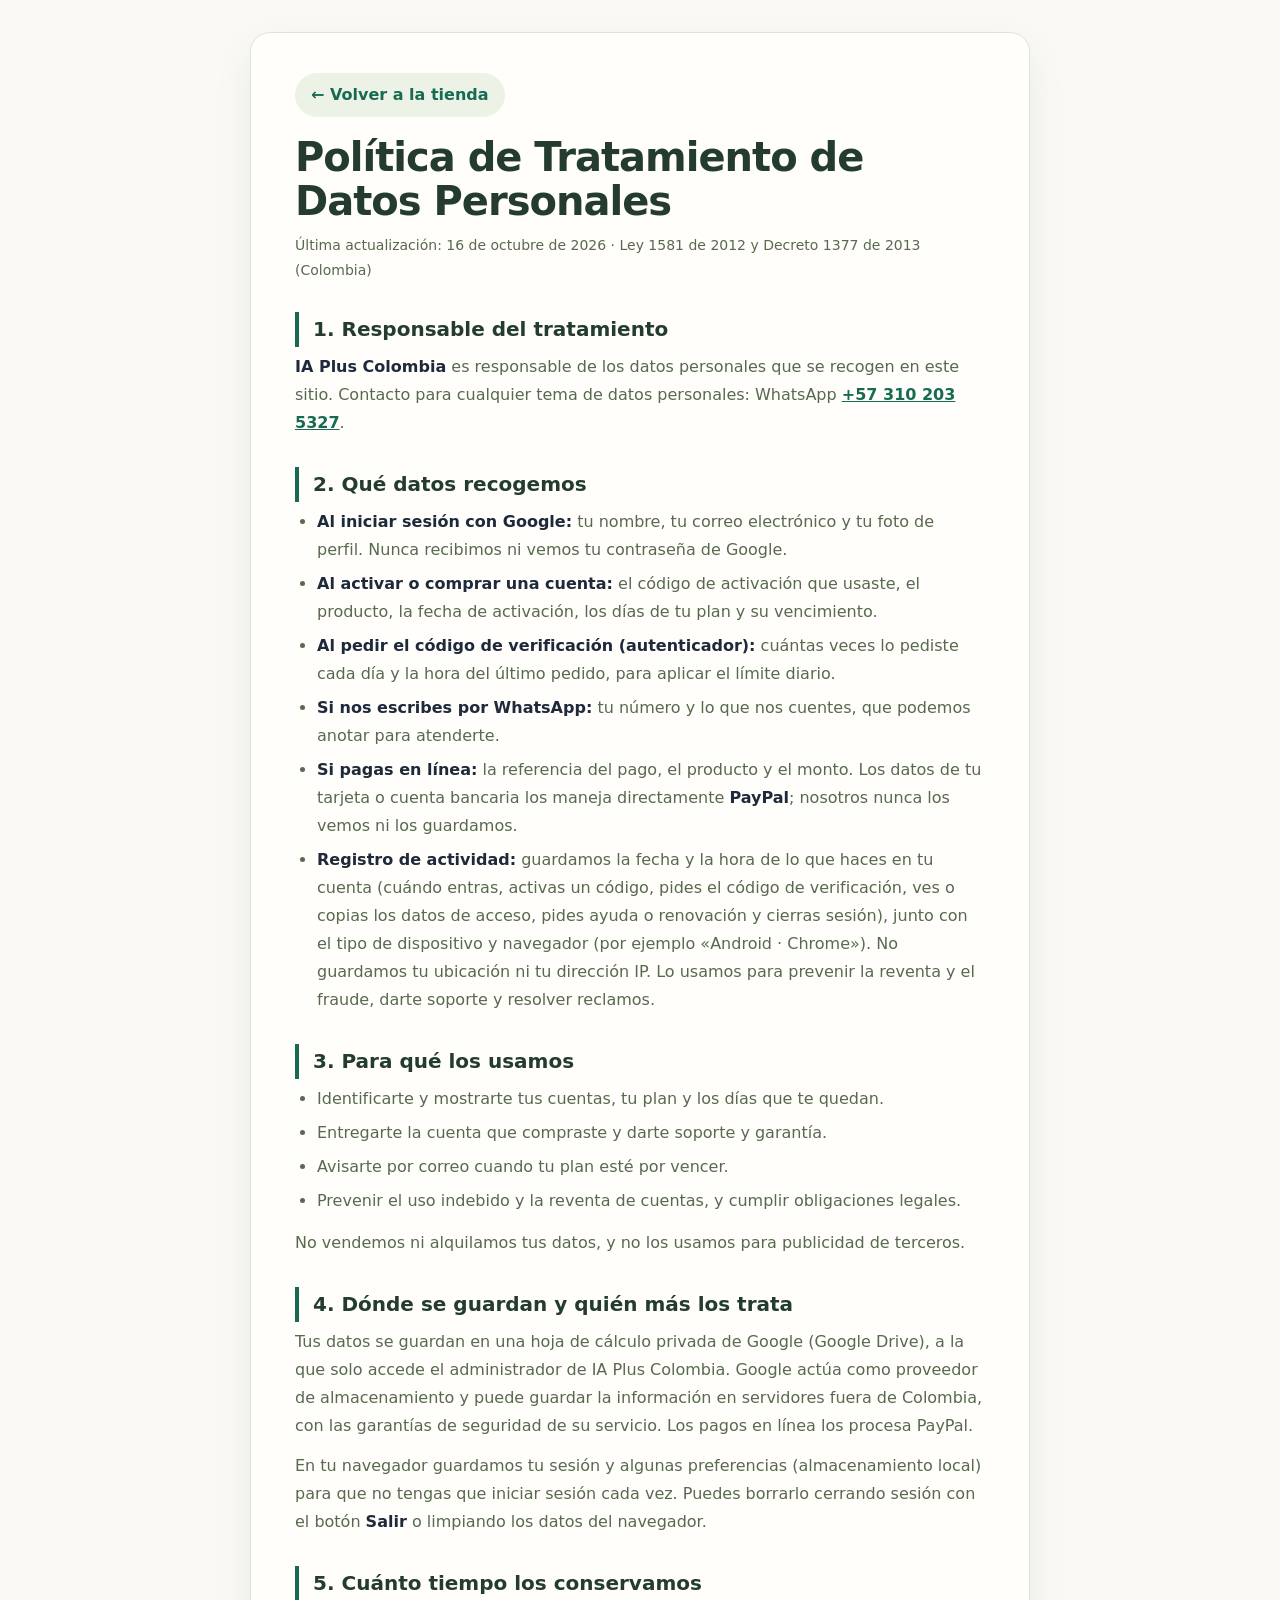
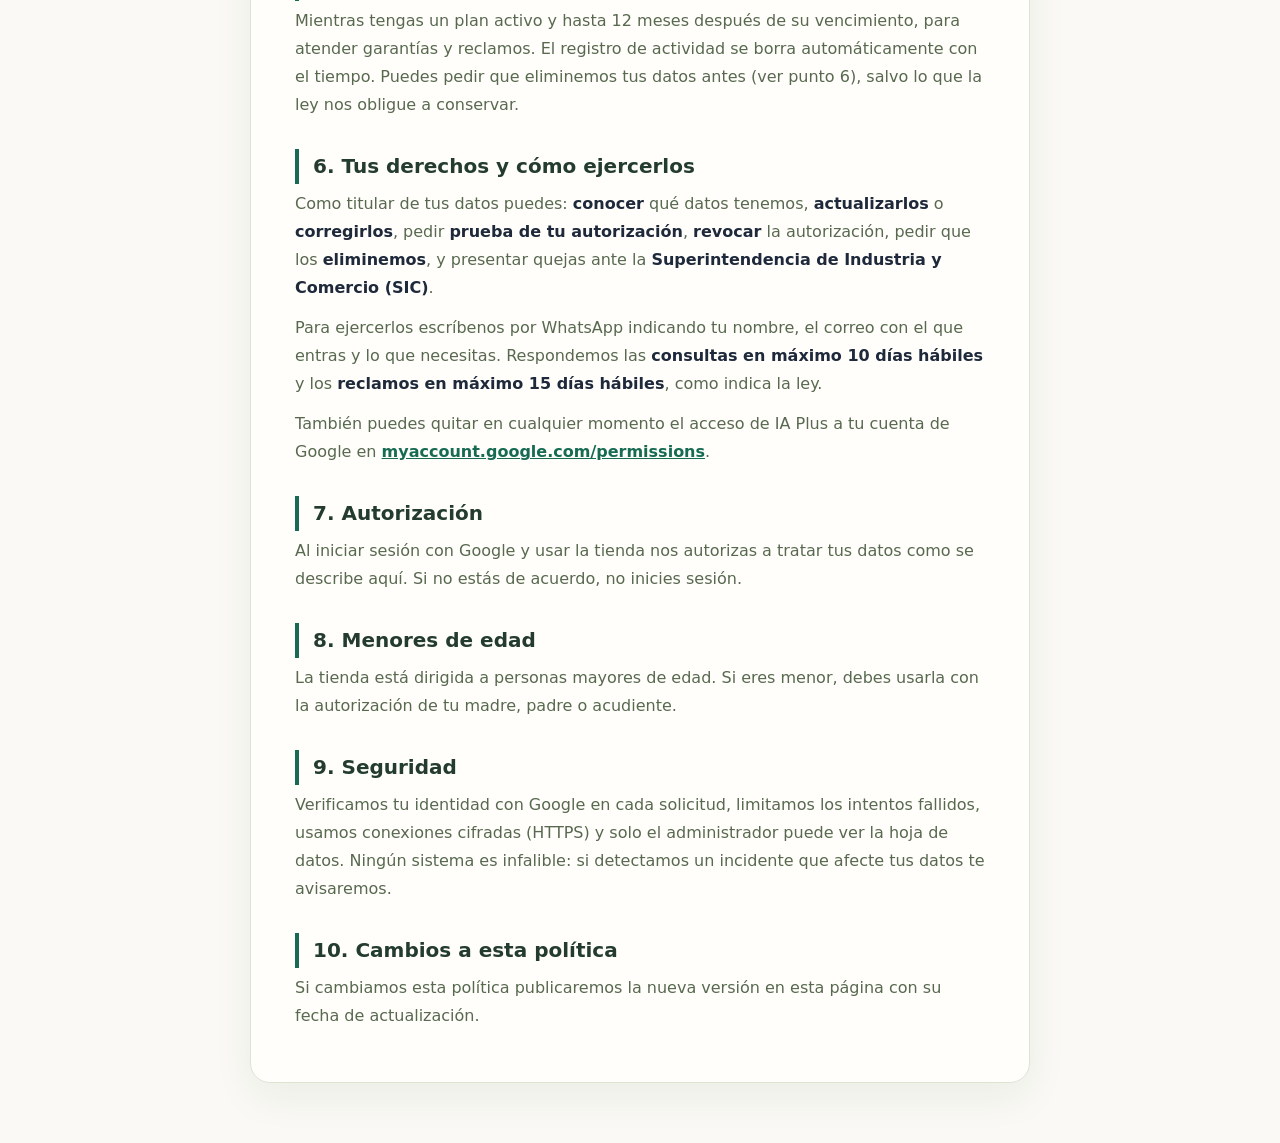
<file: privacidad.html>
<!doctype html>
<html lang="es"><head><meta charset="utf-8">
<meta http-equiv="Content-Security-Policy" content="default-src 'self'; script-src 'self' https://accounts.google.com/gsi/client; style-src 'self' 'unsafe-inline' https://fonts.googleapis.com https://accounts.google.com/gsi/style; font-src https://fonts.gstatic.com; img-src 'self' data: https:; connect-src 'self' https://script.google.com https://script.googleusercontent.com https://accounts.google.com/gsi/; frame-src https://accounts.google.com/gsi/; object-src 'none'; base-uri 'none'; form-action 'self'; manifest-src 'self'; worker-src 'self'; upgrade-insecure-requests">
<meta name="referrer" content="strict-origin-when-cross-origin">
<script src="guard.js"></script><meta name="viewport" content="width=device-width,initial-scale=1">
<meta name="theme-color" content="#174e3c">
<link rel="icon" href="assets/brand-mark-64.png" type="image/png">
<title>Política de Tratamiento de Datos | IA Plus Colombia</title>
<meta name="description" content="Cómo IA Plus Colombia trata tus datos personales según la Ley 1581 de 2012.">
<link rel="preconnect" href="https://fonts.googleapis.com"><link rel="preconnect" href="https://fonts.gstatic.com" crossorigin><link href="https://fonts.googleapis.com/css2?family=Plus+Jakarta+Sans:wght@400;500;600;700;800&display=swap" rel="stylesheet">
<style>*{box-sizing:border-box}body{margin:0;font-family:"Plus Jakarta Sans","Segoe UI",system-ui,sans-serif;background:radial-gradient(900px 380px at 10% -10%,#ffe3e0,transparent 60%),#f7f7f9;color:#26262d;line-height:1.75;-webkit-font-smoothing:antialiased;padding:32px 16px 60px}main{max-width:780px;margin:0 auto;background:#fff;border:1px solid #ececf1;border-radius:28px;padding:40px 44px;box-shadow:0 2px 6px rgba(23,23,28,.04),0 18px 50px rgba(23,23,28,.08);animation:up .6s cubic-bezier(.2,.7,.2,1) both}main>p:first-child{margin:0 0 18px}main>p:first-child a{display:inline-flex;align-items:center;gap:6px;background:#fff3f2;color:#e0403d;padding:8px 16px;border-radius:99px;font-weight:800;text-decoration:none;transition:transform .25s}main>p:first-child a:hover{transform:translateX(-3px)}h1{font-size:clamp(28px,5vw,40px);line-height:1.1;letter-spacing:-.025em;font-weight:900;color:#17171c;margin:0 0 10px}h2{font-size:20px;font-weight:900;color:#17171c;margin:30px 0 6px;padding-left:14px;border-left:4px solid #ef5350}p{color:#55555f;font-weight:600;margin:0 0 12px}a{color:#e0403d;font-weight:800}@keyframes up{from{opacity:0;transform:translateY(20px)}to{opacity:1;transform:none}}@media(max-width:600px){main{padding:28px 22px;border-radius:22px}}@media(prefers-reduced-motion:reduce){main{animation:none}}ul{margin:0 0 14px;padding-left:22px;color:#55555f;font-weight:500}li{margin:6px 0}p{font-weight:500}.meta{color:#94a3b8;font-size:14px;margin-bottom:22px}b{color:#1e293b}</style><link rel="stylesheet" href="customer-theme.css"></head>
<body class="legal-page"><main>
<p><a href="index.html?tienda=1">← Volver a la tienda</a></p>
<h1>Política de Tratamiento de Datos Personales</h1>
<p class="meta">Última actualización: 16 de octubre de 2026 · Ley 1581 de 2012 y Decreto 1377 de 2013 (Colombia)</p>

<h2>1. Responsable del tratamiento</h2>
<p><b>IA Plus Colombia</b> es responsable de los datos personales que se recogen en este sitio. Contacto para cualquier tema de datos personales: WhatsApp <a href="https://wa.me/573102035327" rel="noopener" target="_blank">+57 310 203 5327</a>.</p>

<h2>2. Qué datos recogemos</h2>
<ul>
<li><b>Al iniciar sesión con Google:</b> tu nombre, tu correo electrónico y tu foto de perfil. Nunca recibimos ni vemos tu contraseña de Google.</li>
<li><b>Al activar o comprar una cuenta:</b> el código de activación que usaste, el producto, la fecha de activación, los días de tu plan y su vencimiento.</li>
<li><b>Al pedir el código de verificación (autenticador):</b> cuántas veces lo pediste cada día y la hora del último pedido, para aplicar el límite diario.</li>
<li><b>Si nos escribes por WhatsApp:</b> tu número y lo que nos cuentes, que podemos anotar para atenderte.</li>
<li><b>Si pagas en línea:</b> la referencia del pago, el producto y el monto. Los datos de tu tarjeta o cuenta bancaria los maneja directamente <b>PayPal</b>; nosotros nunca los vemos ni los guardamos.</li>
<li><b>Registro de actividad:</b> guardamos la fecha y la hora de lo que haces en tu cuenta (cuándo entras, activas un código, pides el código de verificación, ves o copias los datos de acceso, pides ayuda o renovación y cierras sesión), junto con el tipo de dispositivo y navegador (por ejemplo «Android · Chrome»). No guardamos tu ubicación ni tu dirección IP. Lo usamos para prevenir la reventa y el fraude, darte soporte y resolver reclamos.</li>
</ul>

<h2>3. Para qué los usamos</h2>
<ul>
<li>Identificarte y mostrarte tus cuentas, tu plan y los días que te quedan.</li>
<li>Entregarte la cuenta que compraste y darte soporte y garantía.</li>
<li>Avisarte por correo cuando tu plan esté por vencer.</li>
<li>Prevenir el uso indebido y la reventa de cuentas, y cumplir obligaciones legales.</li>
</ul>
<p>No vendemos ni alquilamos tus datos, y no los usamos para publicidad de terceros.</p>

<h2>4. Dónde se guardan y quién más los trata</h2>
<p>Tus datos se guardan en una hoja de cálculo privada de Google (Google Drive), a la que solo accede el administrador de IA Plus Colombia. Google actúa como proveedor de almacenamiento y puede guardar la información en servidores fuera de Colombia, con las garantías de seguridad de su servicio. Los pagos en línea los procesa PayPal.</p>
<p>En tu navegador guardamos tu sesión y algunas preferencias (almacenamiento local) para que no tengas que iniciar sesión cada vez. Puedes borrarlo cerrando sesión con el botón <b>Salir</b> o limpiando los datos del navegador.</p>

<h2>5. Cuánto tiempo los conservamos</h2>
<p>Mientras tengas un plan activo y hasta 12 meses después de su vencimiento, para atender garantías y reclamos. El registro de actividad se borra automáticamente con el tiempo. Puedes pedir que eliminemos tus datos antes (ver punto 6), salvo lo que la ley nos obligue a conservar.</p>

<h2>6. Tus derechos y cómo ejercerlos</h2>
<p>Como titular de tus datos puedes: <b>conocer</b> qué datos tenemos, <b>actualizarlos</b> o <b>corregirlos</b>, pedir <b>prueba de tu autorización</b>, <b>revocar</b> la autorización, pedir que los <b>eliminemos</b>, y presentar quejas ante la <b>Superintendencia de Industria y Comercio (SIC)</b>.</p>
<p>Para ejercerlos escríbenos por WhatsApp indicando tu nombre, el correo con el que entras y lo que necesitas. Respondemos las <b>consultas en máximo 10 días hábiles</b> y los <b>reclamos en máximo 15 días hábiles</b>, como indica la ley.</p>
<p>También puedes quitar en cualquier momento el acceso de IA Plus a tu cuenta de Google en <a href="https://myaccount.google.com/permissions" rel="noopener" target="_blank">myaccount.google.com/permissions</a>.</p>

<h2>7. Autorización</h2>
<p>Al iniciar sesión con Google y usar la tienda nos autorizas a tratar tus datos como se describe aquí. Si no estás de acuerdo, no inicies sesión.</p>

<h2>8. Menores de edad</h2>
<p>La tienda está dirigida a personas mayores de edad. Si eres menor, debes usarla con la autorización de tu madre, padre o acudiente.</p>

<h2>9. Seguridad</h2>
<p>Verificamos tu identidad con Google en cada solicitud, limitamos los intentos fallidos, usamos conexiones cifradas (HTTPS) y solo el administrador puede ver la hoja de datos. Ningún sistema es infalible: si detectamos un incidente que afecte tus datos te avisaremos.</p>

<h2>10. Cambios a esta política</h2>
<p>Si cambiamos esta política publicaremos la nueva versión en esta página con su fecha de actualización.</p>
</main></body></html>
</file>
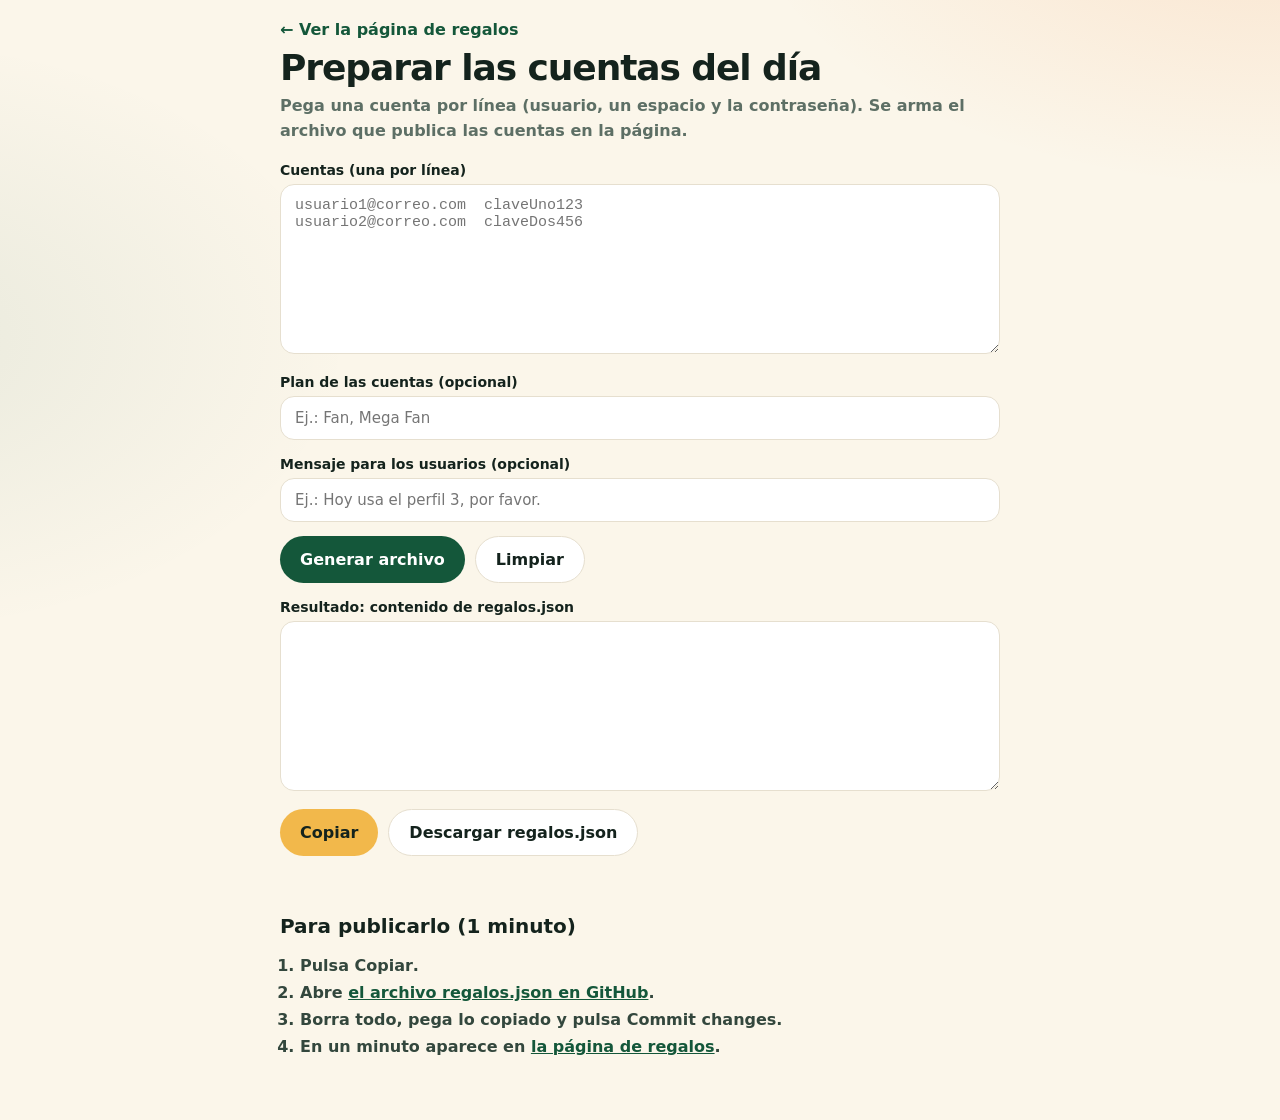
<file: regalos-editor.html>
<!doctype html>
<html lang="es">
<head>
<meta charset="utf-8">
<meta http-equiv="Content-Security-Policy" content="default-src 'self'; script-src 'self'; style-src 'self' 'unsafe-inline' https://fonts.googleapis.com; font-src https://fonts.gstatic.com; img-src 'self' data:; connect-src 'self'; object-src 'none'; base-uri 'none'; form-action 'self'; upgrade-insecure-requests">
<meta name="viewport" content="width=device-width,initial-scale=1">
<meta name="robots" content="noindex">
<title>Preparar las cuentas del día | IA Plus Colombia</title>
<link rel="stylesheet" href="https://fonts.googleapis.com/css2?family=Plus+Jakarta+Sans:wght@500;600;700;800&display=swap">
<link rel="stylesheet" href="regalos.css?v=20261024">
<style>
.ed{max-width:760px;margin:0 auto;padding:20px 20px 60px}.ed h1{font-size:clamp(26px,4vw,36px);letter-spacing:-.03em;margin:8px 0 6px}.ed p.sub{color:var(--mut);font-weight:600;line-height:1.55;margin-bottom:18px}
.ed label{display:block;font-weight:800;font-size:14px;margin:16px 0 6px}.ed textarea,.ed input{width:100%;font:inherit;font-size:15px;padding:12px 14px;border-radius:14px;border:1px solid var(--line);background:#fff}
.ed textarea{min-height:170px;font-family:Consolas,monospace}.ed .row{display:flex;gap:10px;flex-wrap:wrap;margin-top:14px}.ed button,.ed a.b{font:inherit;font-weight:800;border:0;border-radius:999px;padding:13px 20px;cursor:pointer;text-decoration:none;display:inline-block}
.ed .p{background:var(--green);color:#fff}.ed .s{background:#fff;border:1px solid var(--line);color:var(--ink)}.ed .g{background:var(--gold);color:var(--ink)}
.ed ol{margin:14px 0 0 20px;line-height:1.7;font-weight:600;color:#33473d}.ed .ok{margin-top:10px;font-weight:800;color:#12814a;min-height:22px}
</style>
</head>
<body>
<div class="ed">
  <a href="regalos.html" style="font-weight:800;text-decoration:none">← Ver la página de regalos</a>
  <h1>Preparar las cuentas del día</h1>
  <p class="sub">Pega una cuenta por línea (usuario, un espacio y la contraseña). Se arma el archivo que publica las cuentas en la página.</p>
  <label for="cuentas">Cuentas (una por línea)</label>
  <textarea id="cuentas" placeholder="usuario1@correo.com  claveUno123&#10;usuario2@correo.com  claveDos456" spellcheck="false" autocomplete="off"></textarea>
  <label for="plan">Plan de las cuentas (opcional)</label>
  <input id="plan" placeholder="Ej.: Fan, Mega Fan" maxlength="30">
  <label for="msg">Mensaje para los usuarios (opcional)</label>
  <input id="msg" placeholder="Ej.: Hoy usa el perfil 3, por favor." maxlength="160">
  <div class="row"><button class="p" id="gen" type="button">Generar archivo</button><button class="s" id="clr" type="button">Limpiar</button></div>
  <label for="out">Resultado: contenido de regalos.json</label>
  <textarea id="out" readonly></textarea>
  <div class="row"><button class="g" id="copy" type="button">Copiar</button><button class="s" id="dl" type="button">Descargar regalos.json</button></div>
  <div class="ok" id="ok" role="status"></div>
  <h2 style="margin-top:26px;font-size:20px">Para publicarlo (1 minuto)</h2>
  <ol>
    <li>Pulsa <b>Copiar</b>.</li>
    <li>Abre <a href="https://github.com/Wanna33/iaplus-colombia/edit/main/regalos.json" target="_blank" rel="noopener">el archivo regalos.json en GitHub</a>.</li>
    <li>Borra todo, pega lo copiado y pulsa <b>Commit changes</b>.</li>
    <li>En un minuto aparece en <a href="regalos.html">la página de regalos</a>.</li>
  </ol>
</div>
<script src="regalos-editor.js?v=20261024"></script>
</body>
</html>
</file>
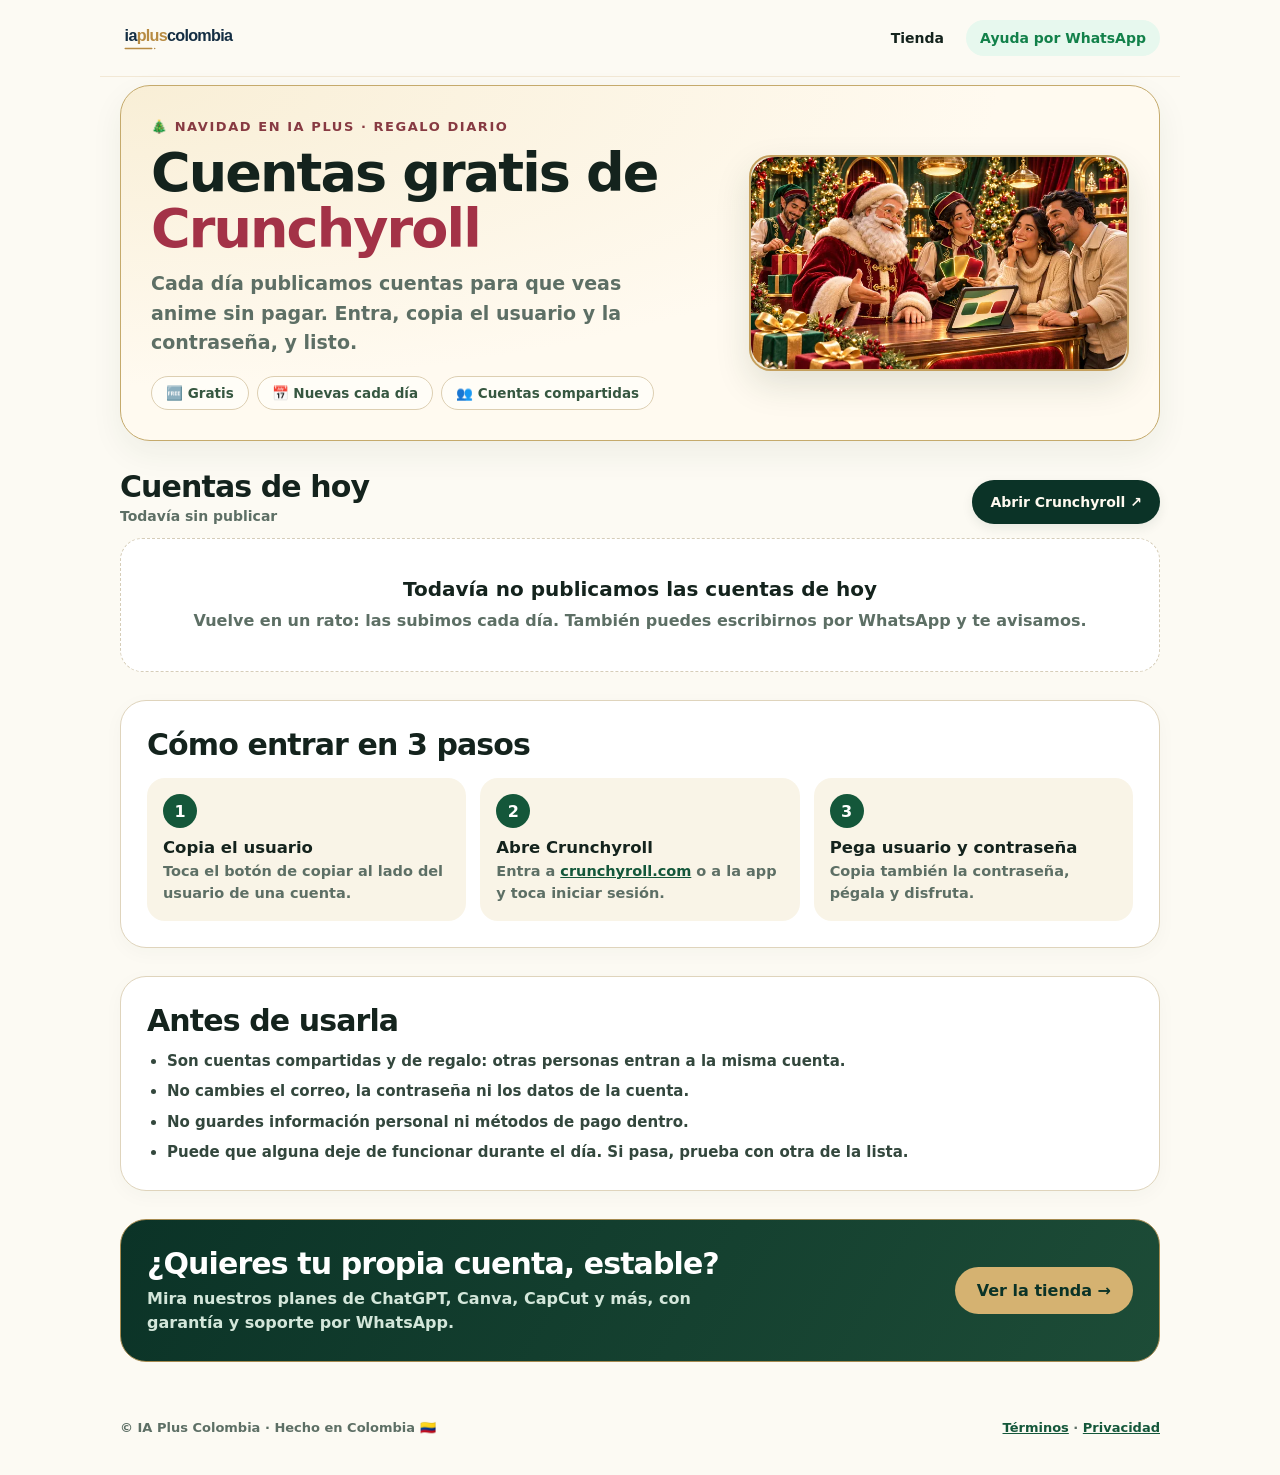
<file: regalos.html>
<!doctype html>
<html lang="es" class="christmas-theme">
<head>
<meta charset="utf-8">
<meta http-equiv="Content-Security-Policy" content="default-src 'self'; script-src 'self'; style-src 'self' 'unsafe-inline' https://fonts.googleapis.com; font-src https://fonts.gstatic.com; img-src 'self' data:; connect-src 'self'; object-src 'none'; base-uri 'none'; form-action 'self'; manifest-src 'self'; upgrade-insecure-requests">
<meta name="referrer" content="strict-origin-when-cross-origin">
<script src="guard.js"></script>
<meta name="viewport" content="width=device-width,initial-scale=1,viewport-fit=cover">
<title>Cuentas gratis de Crunchyroll hoy | IA Plus Colombia</title>
<meta name="description" content="Cada día publicamos cuentas de Crunchyroll para que veas anime. Entra, copia el usuario y la contraseña y disfruta.">
<meta property="og:type" content="website">
<meta property="og:title" content="Cuentas gratis de Crunchyroll, todos los días · IA Plus Colombia">
<meta property="og:description" content="Entra, copia el usuario y la contraseña y mira anime hoy mismo.">
<meta property="og:image" content="https://wanna33.github.io/iaplus-colombia/assets/navidad-santa-enlaces-2026.jpg">
<meta property="og:image:width" content="1200">
<meta property="og:image:height" content="630">
<meta property="og:image:alt" content="Santa Claus te recibe en IA Plus Colombia. Una Navidad con más magia, entre regalos y luces doradas.">
<meta name="theme-color" content="#f47521">
<link rel="icon" href="assets/brand-mark-64.png" type="image/png">
<link rel="stylesheet" href="https://fonts.googleapis.com/css2?family=Plus+Jakarta+Sans:wght@500;600;700;800&display=swap">
<link rel="stylesheet" href="regalos.css?v=20261024">
<link rel="stylesheet" href="seasonal.css?v=20261104-santa1">
<link rel="stylesheet" href="christmas-workspace.css?v=20261104-studio2">
</head>
<body class="gifts-app">
<header class="rg-top">
  <a class="rg-brand" href="index.html?tienda=1" aria-label="IA Plus Colombia, ir a la tienda"><img src="assets/brand-iaplus.svg?v=pro4" alt="iapluscolombia" width="120" height="40"></a>
  <nav class="rg-nav" aria-label="Principal">
    <a href="index.html?tienda=1#catalogo">Tienda</a>
    <a class="rg-wa" id="rgWaTop" href="#" target="_blank" rel="noopener">Ayuda por WhatsApp</a>
  </nav>
</header>

<main>
  <section class="rg-hero" aria-labelledby="rgTitle">
    <div class="rg-hero-copy">
      <span class="rg-eyebrow">🎄 Navidad en IA Plus · Regalo diario</span>
      <h1 id="rgTitle">Cuentas gratis de <span>Crunchyroll</span></h1>
      <p>Cada día publicamos cuentas para que veas anime sin pagar. Entra, copia el usuario y la contraseña, y listo.</p>
      <ul class="rg-chips">
        <li>🆓 Gratis</li>
        <li>📅 Nuevas cada día</li>
        <li>👥 Cuentas compartidas</li>
      </ul>
    </div>
    <div class="rg-hero-art"><img src="assets/navidad-santa-confianza-2026-720.webp" alt="Santa Claus y sus duendes reciben a una pareja en una boutique navideña llena de regalos y luces doradas" width="720" height="405"></div>
  </section>

  <section class="rg-today" aria-labelledby="rgTodayTitle">
    <div class="rg-today-head">
      <div><h2 id="rgTodayTitle">Cuentas de hoy</h2><p id="rgDate" class="rg-date">Cargando…</p></div>
      <a class="rg-open" href="https://www.crunchyroll.com/login" target="_blank" rel="noopener">Abrir Crunchyroll ↗</a>
    </div>
    <div id="rgNotice" class="rg-notice" hidden></div>
    <div id="rgList" class="rg-list" aria-live="polite">
      <div class="rg-skel"></div><div class="rg-skel"></div><div class="rg-skel"></div>
    </div>
  </section>

  <section class="rg-steps" aria-labelledby="rgStepsTitle">
    <h2 id="rgStepsTitle">Cómo entrar en 3 pasos</h2>
    <ol>
      <li><b>Copia el usuario</b><span>Toca el botón de copiar al lado del usuario de una cuenta.</span></li>
      <li><b>Abre Crunchyroll</b><span>Entra a <a href="https://www.crunchyroll.com/login" target="_blank" rel="noopener">crunchyroll.com</a> o a la app y toca iniciar sesión.</span></li>
      <li><b>Pega usuario y contraseña</b><span>Copia también la contraseña, pégala y disfruta.</span></li>
    </ol>
  </section>

  <section class="rg-rules" aria-labelledby="rgRulesTitle">
    <h2 id="rgRulesTitle">Antes de usarla</h2>
    <ul>
      <li>Son cuentas compartidas y de regalo: otras personas entran a la misma cuenta.</li>
      <li>No cambies el correo, la contraseña ni los datos de la cuenta.</li>
      <li>No guardes información personal ni métodos de pago dentro.</li>
      <li>Puede que alguna deje de funcionar durante el día. Si pasa, prueba con otra de la lista.</li>
    </ul>
  </section>

  <section class="rg-cta">
    <div>
      <h2>¿Quieres tu propia cuenta, estable?</h2>
      <p>Mira nuestros planes de ChatGPT, Canva, CapCut y más, con garantía y soporte por WhatsApp.</p>
    </div>
    <a class="rg-btn" href="index.html?tienda=1#catalogo">Ver la tienda →</a>
  </section>
</main>

<footer class="rg-foot">
  <span>© IA Plus Colombia · Hecho en Colombia 🇨🇴</span>
  <span><a href="terminos.html">Términos</a> · <a href="privacidad.html">Privacidad</a></span>
</footer>
<div class="rg-toast" id="rgToast" role="status" aria-live="polite"></div>
<script defer src="regalos.js?v=20261024"></script>
</body>
</html>
</file>
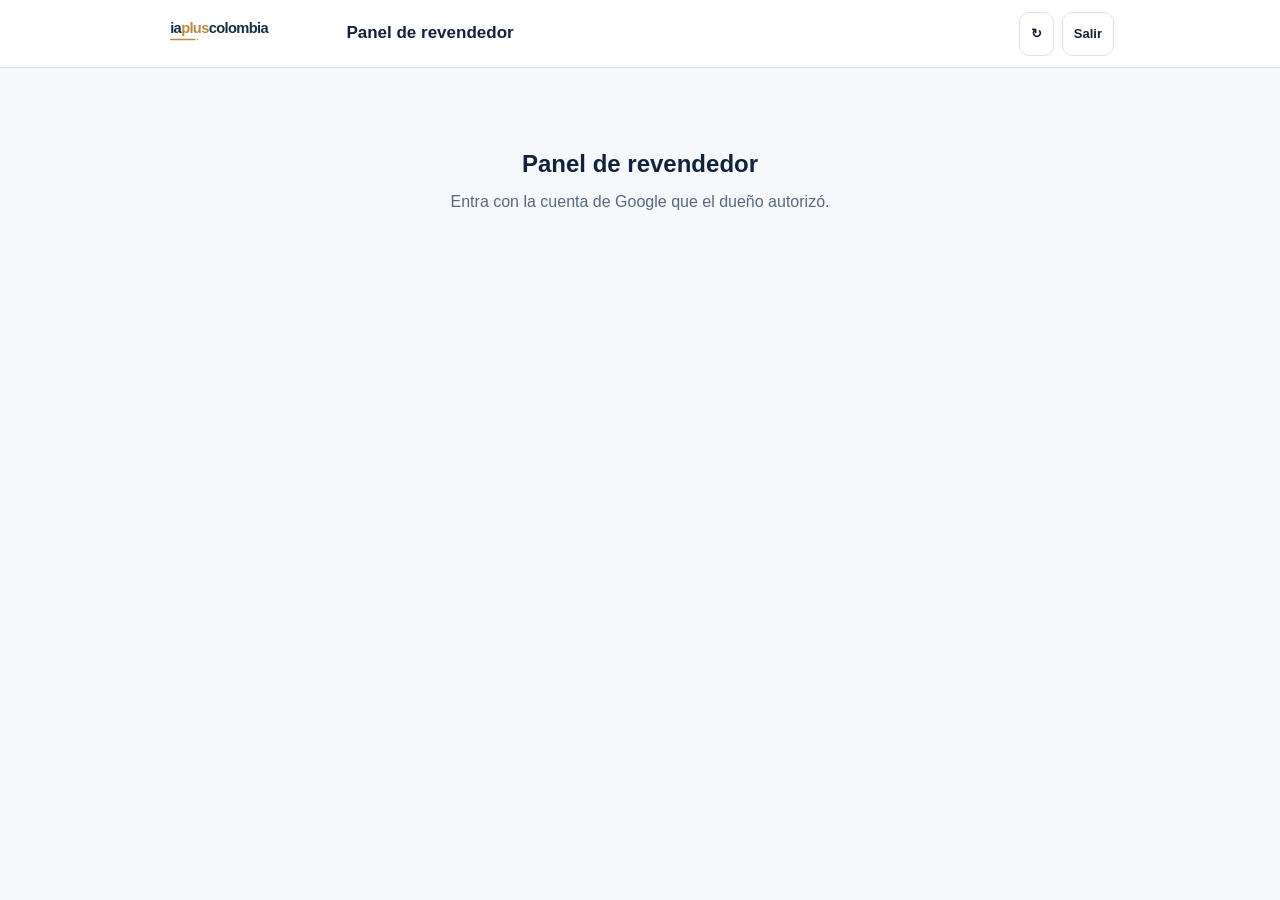
<file: revendedor.html>
<!doctype html>
<html lang="es">
<head>
<meta charset="utf-8">
<meta http-equiv="Content-Security-Policy" content="default-src 'self'; script-src 'self' https://accounts.google.com/gsi/client; style-src 'self' 'unsafe-inline' https://fonts.googleapis.com https://accounts.google.com/gsi/style; font-src https://fonts.gstatic.com; img-src 'self' data: https:; connect-src 'self' https://script.google.com https://script.googleusercontent.com https://accounts.google.com/gsi/; frame-src https://accounts.google.com/gsi/; object-src 'none'; base-uri 'none'; form-action 'self'; manifest-src 'self'; worker-src 'self'; upgrade-insecure-requests">
<meta name="referrer" content="strict-origin-when-cross-origin">
<script src="guard.js"></script>
<meta name="viewport" content="width=device-width,initial-scale=1">
<title>Panel de revendedor | IA Plus Colombia</title>
<meta name="robots" content="noindex">
<link rel="icon" href="assets/brand-mark-64.png?v=3" type="image/png">
<meta name="theme-color" content="#ffffff">
<link rel="preconnect" href="https://fonts.googleapis.com"><link rel="preconnect" href="https://fonts.gstatic.com" crossorigin>
<link href="https://fonts.googleapis.com/css2?family=Plus+Jakarta+Sans:wght@400;500;600;700;800&display=swap" rel="stylesheet" media="print" data-async-css><noscript><link href="https://fonts.googleapis.com/css2?family=Plus+Jakarta+Sans:wght@400;500;600;700;800&display=swap" rel="stylesheet"></noscript>
<script src="https://accounts.google.com/gsi/client" async defer></script>
<style>
:root{--bg:#f8fafc;--card:#fff;--line:#e8edf3;--text:#0f172a;--mut:#64748b;--acc:#e0403d;--ok:#12a36b;--okbg:#e3f7ee;--warn:#c27a00;--warnbg:#fff4dc;--bad:#d33;--badbg:#fde8e8;--soft:#f1f5f9}
*{box-sizing:border-box;margin:0;padding:0}
body{font-family:'Plus Jakarta Sans','Segoe UI',system-ui,-apple-system,Roboto,sans-serif;-webkit-font-smoothing:antialiased;background:var(--bg);color:var(--text);line-height:1.5}
a{color:inherit;text-decoration:none}
.bar{background:#fff;border-bottom:1px solid var(--line);position:sticky;top:0;z-index:20}
.bar-in{max-width:980px;margin:0 auto;padding:10px 16px;display:flex;align-items:center;gap:12px}
.bar img{height:40px;width:auto}
.bar h1{font-size:17px;line-height:1.2}.bar p{font-size:13px;color:var(--mut)}
.sp{margin-left:auto;display:flex;gap:8px;align-items:center}
main{max-width:980px;margin:0 auto;padding:18px 16px 60px}
.card{background:var(--card);border:1px solid var(--line);border-radius:18px;padding:18px;margin-bottom:18px;box-shadow:0 1px 3px rgba(15,23,42,.05),0 8px 24px rgba(15,23,42,.05)}
.card h2{font-size:17px;font-weight:800;margin-bottom:10px}
.mut{color:var(--mut);font-size:14px}
.btn{border:1px solid var(--line);background:#fff;border-radius:11px;padding:9px 14px;font:inherit;font-weight:700;cursor:pointer;color:var(--text);min-height:40px;display:inline-flex;align-items:center;gap:6px;justify-content:center}
.btn.p{background:var(--acc);border-color:var(--acc);color:#fff}
.btn.s{padding:6px 11px;font-size:13px;min-height:34px}
.btn.wa{background:#25d366;border-color:#25d366;color:#fff}
.btn:disabled{opacity:.55;cursor:not-allowed}
.stats{display:grid;grid-template-columns:repeat(4,1fr);gap:10px;margin-bottom:18px}
.st{background:#fff;border:1px solid var(--line);border-radius:16px;padding:14px}
.st b{display:block;font-size:24px;font-weight:800}.st span{font-size:13px;color:var(--mut)}
.form{display:grid;grid-template-columns:2fr 1fr 2fr auto;gap:10px;align-items:end}
label{font-size:13px;font-weight:700;color:var(--mut);display:block;margin-bottom:4px}
select,input{width:100%;font:inherit;font-size:15px;padding:10px 12px;border:1px solid var(--line);border-radius:11px;background:#fff;color:var(--text)}
.codes{display:grid;gap:10px;margin-top:14px}
.code{border:1px dashed var(--acc);border-radius:14px;padding:12px;background:#fff8f7}
.mono{font-family:ui-monospace,Consolas,monospace;font-weight:700}
.acts{display:flex;gap:6px;flex-wrap:wrap;margin-top:8px}
.tag{display:inline-block;padding:2px 9px;border-radius:99px;font-size:12px;font-weight:700}
.t-ok{background:var(--okbg);color:var(--ok)}.t-w{background:var(--warnbg);color:var(--warn)}.t-b{background:var(--badbg);color:var(--bad)}
.list{display:grid;gap:8px}
.it{border:1px solid var(--line);border-radius:14px;padding:11px 13px}
.it .h{display:flex;gap:8px;align-items:center;flex-wrap:wrap}
.tools{display:flex;gap:8px;flex-wrap:wrap;margin-bottom:12px}
.tools input{flex:1;min-width:180px}
.tools select{width:auto}
.msg{text-align:center;padding:60px 16px}.msg h2{margin-bottom:8px}.msg p{color:var(--mut);margin-bottom:18px}
.empty{text-align:center;color:var(--mut);padding:24px}
.note{background:var(--soft);border-radius:12px;padding:10px 12px;font-size:13px;color:var(--mut);margin-top:12px}
.toast{position:fixed;left:50%;bottom:24px;transform:translateX(-50%) translateY(120px);background:#0f172a;color:#fff;padding:11px 18px;border-radius:12px;font-weight:700;transition:.3s;z-index:50;max-width:calc(100% - 32px)}
.toast.on{transform:translateX(-50%) translateY(0)}
.skel{height:90px;border-radius:18px;background:linear-gradient(90deg,#eef2f6,#f8fafc,#eef2f6);background-size:200% 100%;animation:sk 1.2s infinite;margin-bottom:14px}
@keyframes sk{to{background-position:-200% 0}}
@media(max-width:760px){.stats{grid-template-columns:repeat(2,1fr)}.form{grid-template-columns:1fr}.bar p{display:none}}
</style>
<link rel="stylesheet" href="premium-2026.css?v=20261022-1">
</head>
<body class="reseller-app">
<header class="bar"><div class="bar-in">
  <a href="index.html"><img src="assets/brand-iaplus.svg?v=pro4" alt="iapluscolombia" width="58" height="40"></a>
  <div><h1>Panel de revendedor</h1><p id="who"></p></div>
  <div class="sp"><button class="btn s" id="reload" type="button" title="Actualizar" hidden>↻</button><button class="btn s" id="salir" type="button" hidden>Salir</button></div>
</div></header>
<main id="app"><div class="skel"></div><div class="skel"></div></main>
<div class="toast" id="toast"></div>
<script src="net.js"></script>
<script src="revendedor.js"></script>
</body>
</html>
</file>
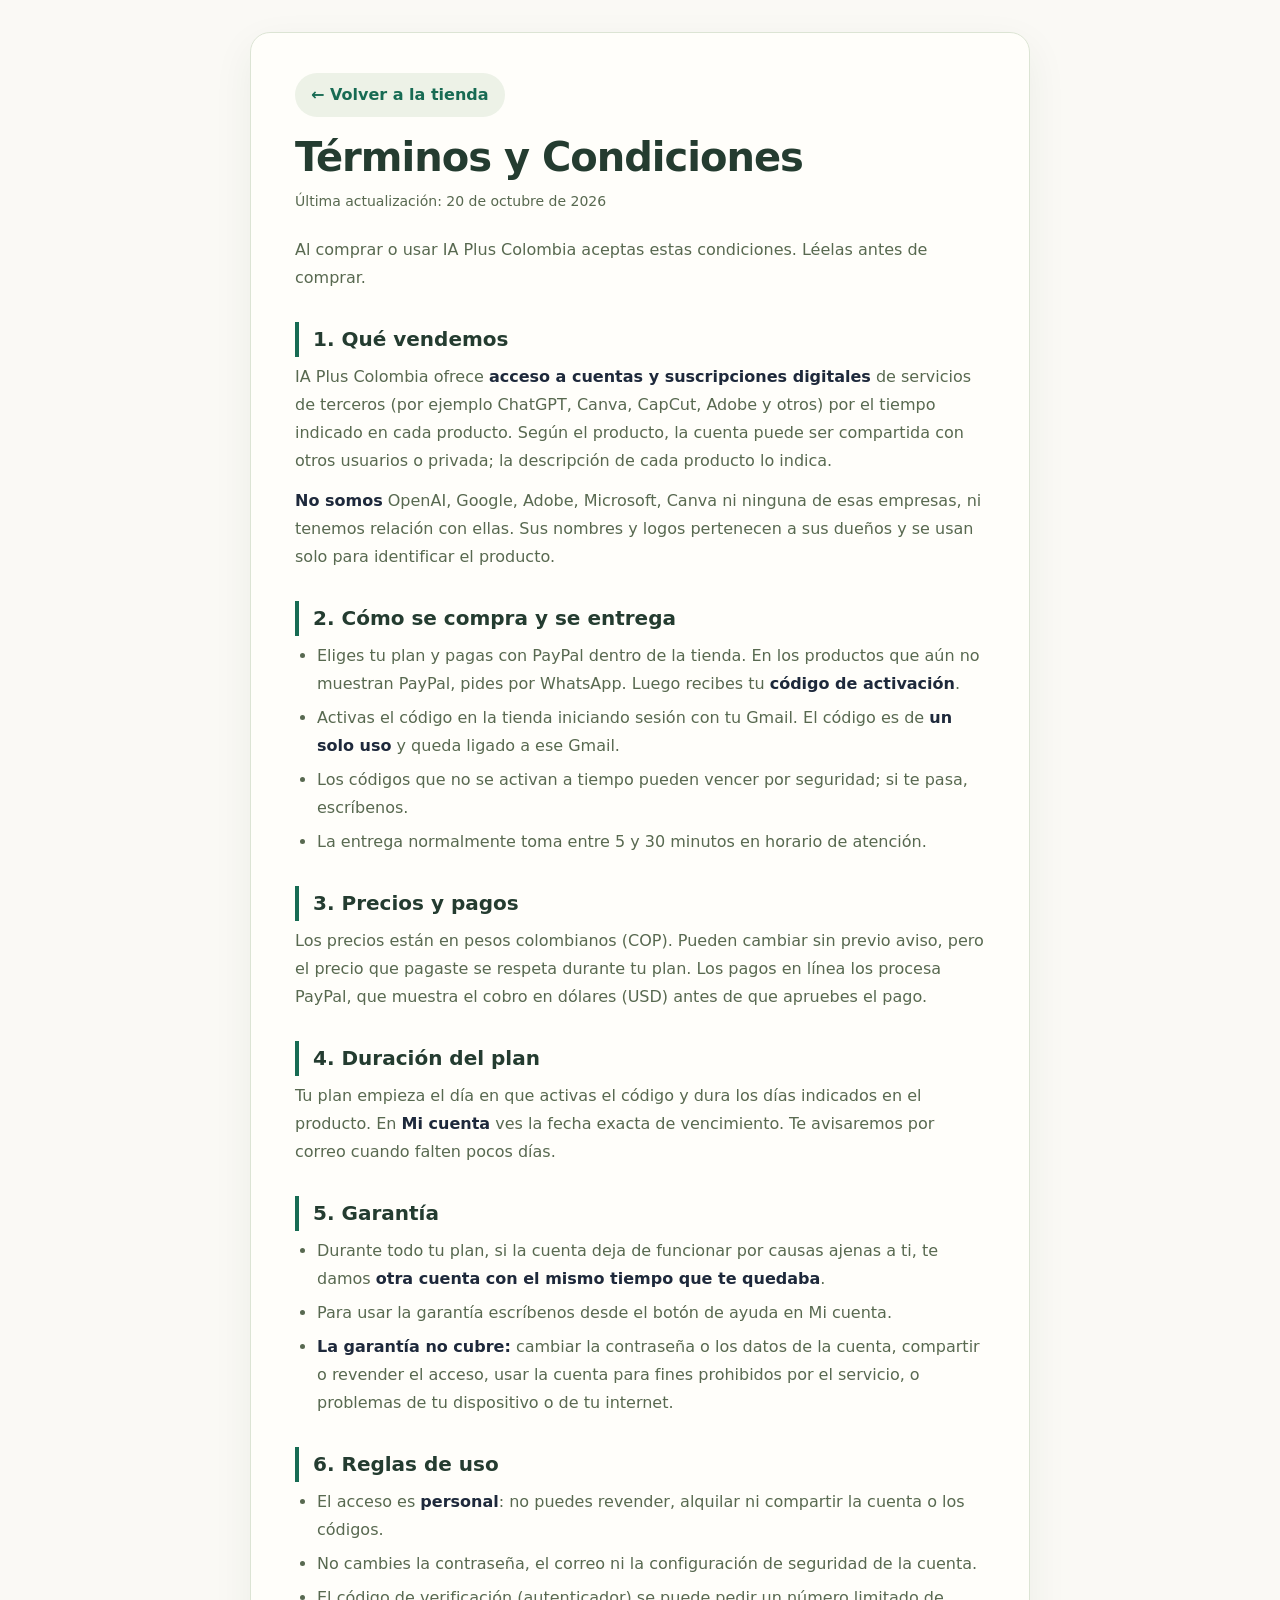
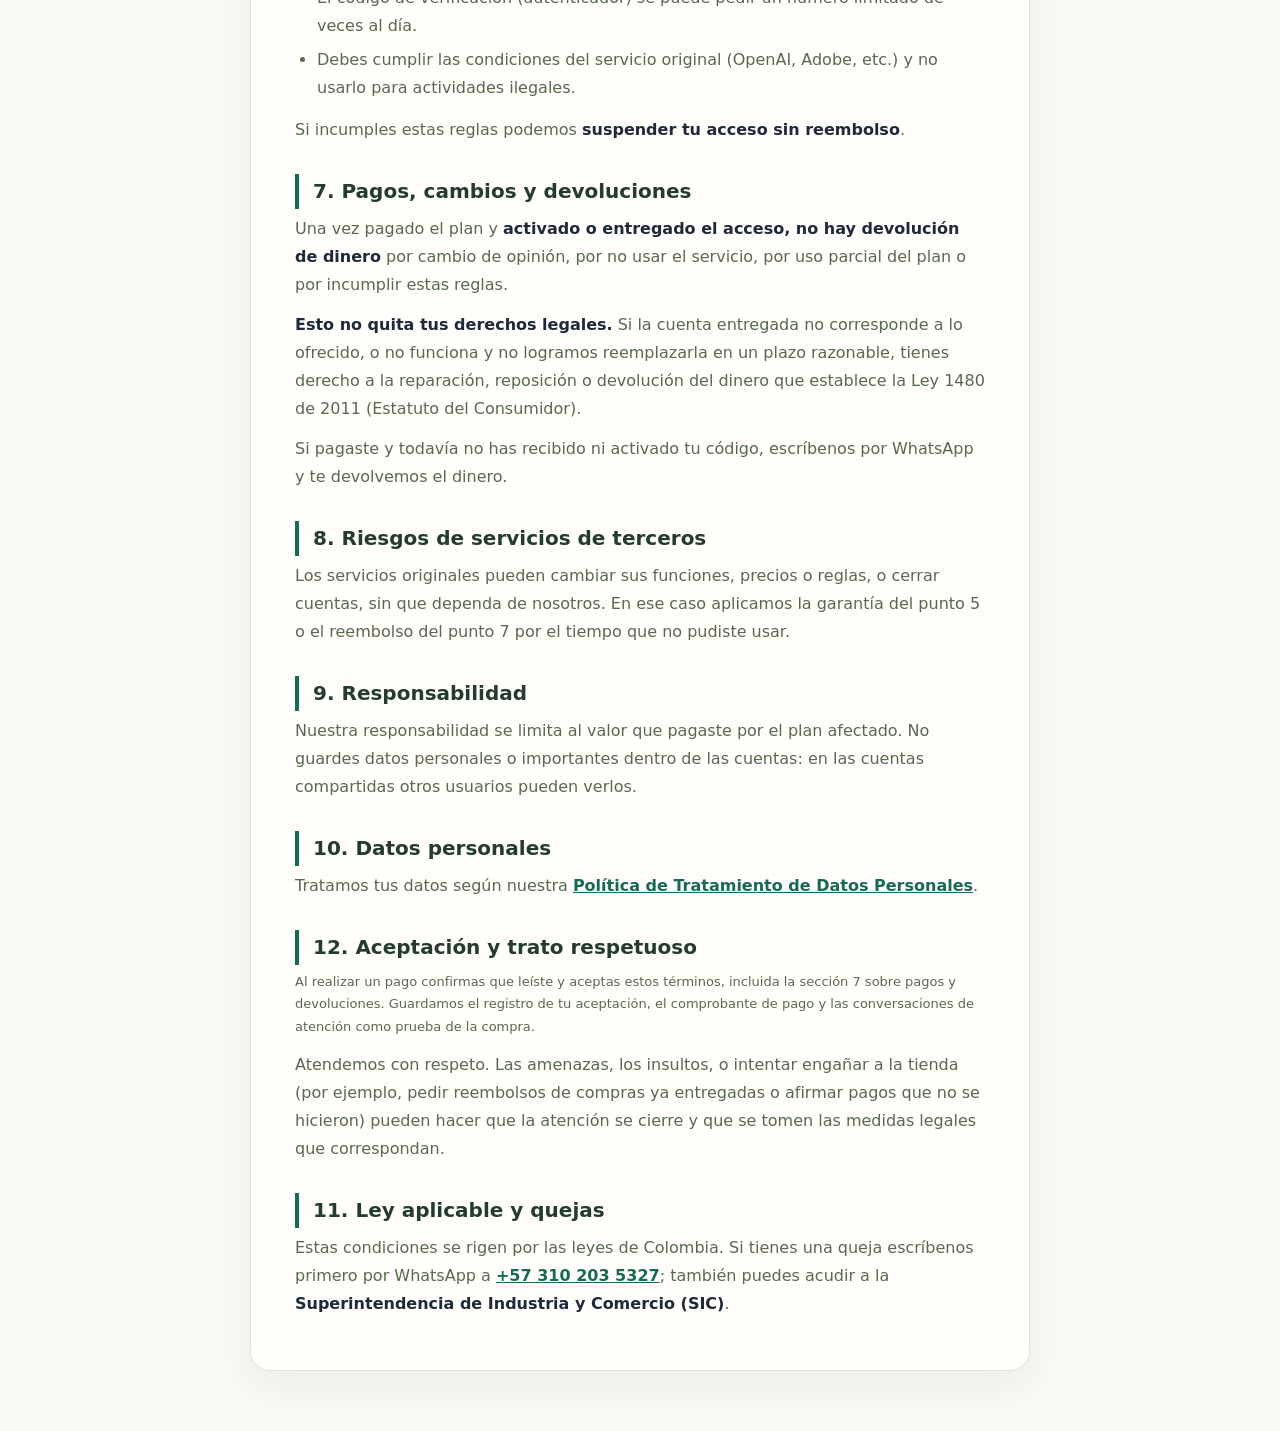
<file: terminos.html>
<!doctype html>
<html lang="es"><head><meta charset="utf-8">
<meta http-equiv="Content-Security-Policy" content="default-src 'self'; script-src 'self' https://accounts.google.com/gsi/client; style-src 'self' 'unsafe-inline' https://fonts.googleapis.com https://accounts.google.com/gsi/style; font-src https://fonts.gstatic.com; img-src 'self' data: https:; connect-src 'self' https://script.google.com https://script.googleusercontent.com https://accounts.google.com/gsi/; frame-src https://accounts.google.com/gsi/; object-src 'none'; base-uri 'none'; form-action 'self'; manifest-src 'self'; worker-src 'self'; upgrade-insecure-requests">
<meta name="referrer" content="strict-origin-when-cross-origin">
<script src="guard.js"></script><meta name="viewport" content="width=device-width,initial-scale=1">
<meta name="theme-color" content="#174e3c">
<link rel="icon" href="assets/brand-mark-64.png" type="image/png">
<title>Términos y Condiciones | IA Plus Colombia</title>
<meta name="description" content="Términos de compra, garantía y reembolsos de IA Plus Colombia.">
<link rel="preconnect" href="https://fonts.googleapis.com"><link rel="preconnect" href="https://fonts.gstatic.com" crossorigin><link href="https://fonts.googleapis.com/css2?family=Plus+Jakarta+Sans:wght@400;500;600;700;800&display=swap" rel="stylesheet">
<style>*{box-sizing:border-box}body{margin:0;font-family:"Plus Jakarta Sans","Segoe UI",system-ui,sans-serif;background:radial-gradient(900px 380px at 10% -10%,#ffe3e0,transparent 60%),#f7f7f9;color:#26262d;line-height:1.75;-webkit-font-smoothing:antialiased;padding:32px 16px 60px}main{max-width:780px;margin:0 auto;background:#fff;border:1px solid #ececf1;border-radius:28px;padding:40px 44px;box-shadow:0 2px 6px rgba(23,23,28,.04),0 18px 50px rgba(23,23,28,.08);animation:up .6s cubic-bezier(.2,.7,.2,1) both}main>p:first-child{margin:0 0 18px}main>p:first-child a{display:inline-flex;align-items:center;gap:6px;background:#fff3f2;color:#e0403d;padding:8px 16px;border-radius:99px;font-weight:800;text-decoration:none;transition:transform .25s}main>p:first-child a:hover{transform:translateX(-3px)}h1{font-size:clamp(28px,5vw,40px);line-height:1.1;letter-spacing:-.025em;font-weight:900;color:#17171c;margin:0 0 10px}h2{font-size:20px;font-weight:900;color:#17171c;margin:30px 0 6px;padding-left:14px;border-left:4px solid #ef5350}p{color:#55555f;font-weight:600;margin:0 0 12px}a{color:#e0403d;font-weight:800}@keyframes up{from{opacity:0;transform:translateY(20px)}to{opacity:1;transform:none}}@media(max-width:600px){main{padding:28px 22px;border-radius:22px}}@media(prefers-reduced-motion:reduce){main{animation:none}}ul{margin:0 0 14px;padding-left:22px;color:#55555f;font-weight:500}li{margin:6px 0}p{font-weight:500}.meta{color:#94a3b8;font-size:14px;margin-bottom:22px}b{color:#1e293b}</style><link rel="stylesheet" href="customer-theme.css"></head>
<body class="legal-page"><main>
<p><a href="index.html?tienda=1">← Volver a la tienda</a></p>
<h1>Términos y Condiciones</h1>
<p class="meta">Última actualización: 20 de octubre de 2026</p>
<p>Al comprar o usar IA Plus Colombia aceptas estas condiciones. Léelas antes de comprar.</p>

<h2>1. Qué vendemos</h2>
<p>IA Plus Colombia ofrece <b>acceso a cuentas y suscripciones digitales</b> de servicios de terceros (por ejemplo ChatGPT, Canva, CapCut, Adobe y otros) por el tiempo indicado en cada producto. Según el producto, la cuenta puede ser compartida con otros usuarios o privada; la descripción de cada producto lo indica.</p>
<p><b>No somos</b> OpenAI, Google, Adobe, Microsoft, Canva ni ninguna de esas empresas, ni tenemos relación con ellas. Sus nombres y logos pertenecen a sus dueños y se usan solo para identificar el producto.</p>

<h2>2. Cómo se compra y se entrega</h2>
<ul>
<li>Eliges tu plan y pagas con PayPal dentro de la tienda. En los productos que aún no muestran PayPal, pides por WhatsApp. Luego recibes tu <b>código de activación</b>.</li>
<li>Activas el código en la tienda iniciando sesión con tu Gmail. El código es de <b>un solo uso</b> y queda ligado a ese Gmail.</li>
<li>Los códigos que no se activan a tiempo pueden vencer por seguridad; si te pasa, escríbenos.</li>
<li>La entrega normalmente toma entre 5 y 30 minutos en horario de atención.</li>
</ul>

<h2>3. Precios y pagos</h2>
<p>Los precios están en pesos colombianos (COP). Pueden cambiar sin previo aviso, pero el precio que pagaste se respeta durante tu plan. Los pagos en línea los procesa PayPal, que muestra el cobro en dólares (USD) antes de que apruebes el pago.</p>

<h2>4. Duración del plan</h2>
<p>Tu plan empieza el día en que activas el código y dura los días indicados en el producto. En <b>Mi cuenta</b> ves la fecha exacta de vencimiento. Te avisaremos por correo cuando falten pocos días.</p>

<h2>5. Garantía</h2>
<ul>
<li>Durante todo tu plan, si la cuenta deja de funcionar por causas ajenas a ti, te damos <b>otra cuenta con el mismo tiempo que te quedaba</b>.</li>
<li>Para usar la garantía escríbenos desde el botón de ayuda en Mi cuenta.</li>
<li><b>La garantía no cubre:</b> cambiar la contraseña o los datos de la cuenta, compartir o revender el acceso, usar la cuenta para fines prohibidos por el servicio, o problemas de tu dispositivo o de tu internet.</li>
</ul>

<h2>6. Reglas de uso</h2>
<ul>
<li>El acceso es <b>personal</b>: no puedes revender, alquilar ni compartir la cuenta o los códigos.</li>
<li>No cambies la contraseña, el correo ni la configuración de seguridad de la cuenta.</li>
<li>El código de verificación (autenticador) se puede pedir un número limitado de veces al día.</li>
<li>Debes cumplir las condiciones del servicio original (OpenAI, Adobe, etc.) y no usarlo para actividades ilegales.</li>
</ul>
<p>Si incumples estas reglas podemos <b>suspender tu acceso sin reembolso</b>.</p>

<h2>7. Pagos, cambios y devoluciones</h2>
<p>Una vez pagado el plan y <b>activado o entregado el acceso, no hay devolución de dinero</b> por cambio de opinión, por no usar el servicio, por uso parcial del plan o por incumplir estas reglas.</p>
<p><b>Esto no quita tus derechos legales.</b> Si la cuenta entregada no corresponde a lo ofrecido, o no funciona y no logramos reemplazarla en un plazo razonable, tienes derecho a la reparación, reposición o devolución del dinero que establece la Ley 1480 de 2011 (Estatuto del Consumidor).</p>
<p>Si pagaste y todavía no has recibido ni activado tu código, escríbenos por WhatsApp y te devolvemos el dinero.</p>

<h2>8. Riesgos de servicios de terceros</h2>
<p>Los servicios originales pueden cambiar sus funciones, precios o reglas, o cerrar cuentas, sin que dependa de nosotros. En ese caso aplicamos la garantía del punto 5 o el reembolso del punto 7 por el tiempo que no pudiste usar.</p>

<h2>9. Responsabilidad</h2>
<p>Nuestra responsabilidad se limita al valor que pagaste por el plan afectado. No guardes datos personales o importantes dentro de las cuentas: en las cuentas compartidas otros usuarios pueden verlos.</p>

<h2>10. Datos personales</h2>
<p>Tratamos tus datos según nuestra <a href="privacidad.html">Política de Tratamiento de Datos Personales</a>.</p>

<h2>12. Aceptación y trato respetuoso</h2>
<p style="font-size:13px">Al realizar un pago confirmas que leíste y aceptas estos términos, incluida la sección 7 sobre pagos y devoluciones. Guardamos el registro de tu aceptación, el comprobante de pago y las conversaciones de atención como prueba de la compra.</p>
<p>Atendemos con respeto. Las amenazas, los insultos, o intentar engañar a la tienda (por ejemplo, pedir reembolsos de compras ya entregadas o afirmar pagos que no se hicieron) pueden hacer que la atención se cierre y que se tomen las medidas legales que correspondan.</p>

<h2>11. Ley aplicable y quejas</h2>
<p>Estas condiciones se rigen por las leyes de Colombia. Si tienes una queja escríbenos primero por WhatsApp a <a href="https://wa.me/573102035327" rel="noopener" target="_blank">+57 310 203 5327</a>; también puedes acudir a la <b>Superintendencia de Industria y Comercio (SIC)</b>.</p>
</main></body></html>
</file>
<file: paypal-hosted.css>
.iap-hosted-trigger{margin-top:10px;background:#ffc439!important;color:#172c50!important;border:1px solid #e5ac20;min-height:44px;font-weight:800}
.iap-hosted-dialog{box-sizing:border-box;position:fixed;inset:0;margin:auto;width:min(540px,calc(100% - 24px));max-height:calc(100dvh - 24px);overflow:auto;border:1px solid #d9e0e9;border-radius:24px;padding:24px;background:#fff;color:#172c50;box-shadow:0 24px 90px #0004;font-family:inherit}
.iap-hosted-dialog::backdrop{background:#07152b99;backdrop-filter:blur(5px)}
.iap-hosted-dialog header{display:flex;align-items:center;justify-content:space-between;gap:12px}
.iap-hosted-dialog header button{width:44px;height:44px;border:1px solid #d9e0e9;background:#f6f8fc;border-radius:50%;color:#172c50;cursor:pointer}
.iap-hosted-dialog h2{font-size:24px;line-height:1.25;margin:20px 0 12px}
.iap-hosted-dialog p{font-size:14px;line-height:1.6;margin:12px 0}
.iap-hosted-dialog .iap-hosted-total{font-size:30px;font-weight:800}
.iap-hosted-total small{display:block;font-size:13px;font-weight:500}
.iap-hosted-delivery{padding:14px;border-radius:12px;background:#eff5ff}
.iap-hosted-dialog a{color:#004db3}
.iap-hosted-dialog .btn{display:flex;justify-content:center;align-items:center;box-sizing:border-box;min-height:48px;margin-top:12px;white-space:normal;text-align:center;text-decoration:none;padding:12px;border-radius:12px}
.iap-hosted-fallback{background:#ffc439;color:#172c50!important}
.iap-hosted-support{background:#e8f7ed;color:#145b31!important}
.iap-hosted-frame{display:block;width:100%;height:240px;border:0;background:#fff}
.iap-hosted-dialog [hidden]{display:none!important}
.iap-hosted-dialog :focus-visible{outline:3px solid #0070e0;outline-offset:3px}
@media(max-width:480px){.iap-hosted-dialog{padding:18px}.iap-hosted-dialog h2{font-size:21px}}
/* Integrated checkout */
.iap-hosted-dialog{width:min(520px,calc(100% - 24px));padding:22px;border-radius:28px;font-family:-apple-system,BlinkMacSystemFont,"Segoe UI",sans-serif;box-shadow:0 30px 100px #06152f55}
.iap-hosted-dialog::backdrop{background:#0b173c9e;backdrop-filter:blur(9px)}
.iap-checkout-brand{display:flex;align-items:center;gap:10px;font-size:14px;font-weight:750}.iap-checkout-brand small{display:block;font-size:11px;color:#64748b;font-weight:500;margin-top:2px}.iap-checkout-mark{display:grid;place-items:center;width:38px;height:38px;border-radius:12px;background:linear-gradient(145deg,#2359df,#123475);color:#fff;font-size:15px;box-shadow:0 4px 12px #245ad32b}
.iap-hosted-dialog header button{width:36px;height:36px;font-size:16px}.iap-order-summary{padding:19px 20px;margin-top:20px;background:linear-gradient(130deg,#eef4ff,#f6f8ff);border:1px solid #e0e8f8;border-radius:19px}.iap-checkout-eyebrow{font-size:10px;letter-spacing:1.5px;font-weight:800;color:#4f6b9a}.iap-hosted-dialog .iap-order-summary h2{font-size:22px;margin:8px 0 19px;letter-spacing:-.6px}.iap-order-bottom{display:flex;justify-content:space-between;align-items:end;gap:14px}.iap-plan-duration{font-size:13px;font-weight:650}.iap-plan-duration small{display:block;max-width:190px;font-size:11px;font-weight:400;color:#61718b;margin-top:5px}.iap-hosted-dialog .iap-hosted-total{font-size:28px;font-weight:800;letter-spacing:-1px;white-space:nowrap;text-align:right;line-height:1}.iap-hosted-total small{font-size:10px;letter-spacing:.7px;margin-top:7px;color:#61718b}
.iap-payment-heading{margin-top:22px}.iap-payment-heading h3{font-size:17px;margin:0;letter-spacing:-.3px}.iap-hosted-dialog .iap-payment-heading p{font-size:12px;margin:4px 0 14px;color:#6a7890}.iap-hosted-dialog .iap-loading-status{font-size:12px;color:#5b6d88;margin:8px 0}.iap-loading-status:empty{display:none}.iap-hosted-frame{height:330px}.iap-activation-note{display:flex;align-items:center;gap:10px;padding:12px 14px;background:#eef9f3;border-radius:13px;margin-top:15px;color:#216247}.iap-activation-note>span{display:grid;place-items:center;width:25px;height:25px;flex-shrink:0;background:#d6efdf;border-radius:50%;font-weight:800}.iap-hosted-dialog .iap-activation-note p{font-size:11px;line-height:1.6;margin:0}.iap-activation-note strong{font-size:12px}.iap-hosted-dialog .iap-checkout-footnote{font-size:10px;line-height:1.6;text-align:center;color:#6a7890;margin:13px 8px 0}.iap-checkout-footnote a{white-space:nowrap}
@media(max-width:480px){.iap-hosted-dialog{padding:16px;border-radius:23px;max-height:calc(100dvh - 16px);width:calc(100% - 16px)}.iap-order-summary{padding:16px;margin-top:16px}.iap-hosted-dialog .iap-order-summary h2{font-size:20px}.iap-hosted-dialog .iap-hosted-total{font-size:25px}.iap-plan-duration small{max-width:155px;font-size:10px}.iap-payment-heading{margin-top:18px}}
.iap-order-summary{padding:14px 17px;margin-top:14px}.iap-hosted-dialog .iap-order-summary h2{margin:6px 0 12px}.iap-payment-heading{margin-top:15px}.iap-hosted-dialog .iap-payment-heading p{margin-bottom:10px}.iap-hosted-dialog .iap-activation-note{margin-top:10px;padding:10px 12px}.iap-hosted-dialog .iap-checkout-footnote{margin-top:10px}
/* Compact purchase: one primary action, secondary information on demand. */
.iap-checkout-compact{width:min(420px,calc(100% - 24px));padding:24px;border-radius:26px}
.iap-checkout-compact header{color:#64748b;font-size:13px}
.iap-checkout-compact header button{width:40px;height:40px;flex-shrink:0}
.iap-compact-summary{text-align:center;padding:10px 0 18px}
.iap-checkout-compact .iap-compact-summary h2{font-size:23px;line-height:1.3;letter-spacing:-.5px;margin:12px 0 6px}
.iap-checkout-compact .iap-compact-duration{font-size:13px;color:#64748b;margin:0}
.iap-compact-price{font-size:42px;line-height:1.2;font-weight:800;letter-spacing:-1.8px;margin-top:18px;font-variant-numeric:tabular-nums}
.iap-compact-price span{font-size:12px;letter-spacing:0;color:#64748b;font-weight:600}
.iap-checkout-compact .iap-compact-pay{min-height:54px;background:#ffc439;color:#172c50;font-size:16px;font-weight:800;gap:14px;margin-top:0;box-shadow:0 5px 14px #ffc43930}
.iap-checkout-compact .iap-compact-pay:hover{background:#ffbb20}
.iap-checkout-compact .iap-compact-methods{text-align:center;font-size:12px;color:#64748b;margin:12px 0 0}
.iap-checkout-compact .iap-compact-activation{text-align:center;font-size:13px;color:#216247;margin:16px 0}
.iap-compact-activation span{margin-right:4px}
.iap-checkout-compact .iap-compact-status{font-size:13px;text-align:center;color:#4f6079;margin:12px 0}
.iap-compact-status:empty{display:none}
.iap-compact-details{border-top:1px solid #e8edf3;padding-top:4px;color:#64748b;font-size:12px}
.iap-compact-details summary{padding:13px 0 9px;cursor:pointer;min-height:40px;box-sizing:border-box}
.iap-checkout-compact .iap-compact-details p{font-size:12px;margin:9px 0;overflow-wrap:anywhere}
.iap-checkout-compact .iap-compact-details .btn{font-size:12px;min-height:44px}
@media(max-width:480px){.iap-checkout-compact{width:calc(100% - 24px);padding:20px}.iap-checkout-compact .iap-compact-summary h2{font-size:21px}.iap-compact-price{font-size:38px}}
</file>
<file: admin-glass.css>
/* IA Plus Control — restrained glass surfaces, responsive tables and clear workflow states. */
:root,:root:not([data-theme=dark]){--bg:#f1f5fb;--card:#ffffffb8;--line:#dce5f3;--text:#253a59;--mut:#6c7e97;--acc:#2c70e2;--acc2:#6374df;--soft:#eaf1fc;--ok:#157653;--okbg:#e5f5ed;--warn:#94621a;--warnbg:#fff3d9;--bad:#b43a51;--badbg:#fff0f3;--side-w:244px;--surface-edge:#ffffffec;--panel-shadow:0 8px 32px #4d70990b,inset 0 1px 0 #fff}
body{font-family:-apple-system,BlinkMacSystemFont,'Segoe UI',sans-serif;background:radial-gradient(ellipse at 15% 2%,#deedff,transparent 48%),radial-gradient(ellipse at 100% 35%,#ebe6fa,transparent 42%),var(--bg);color:var(--text)}
.side{background:linear-gradient(155deg,#f9fbffe8,#eef3ffb8)!important;color:var(--text);border-right:1px solid white!important;box-shadow:8px 0 40px #54709e09;backdrop-filter:blur(22px);-webkit-backdrop-filter:blur(22px)}.side-brand{padding:24px 19px 21px;border-color:#dce6f2!important;gap:10px}.side-brand img{width:42px;height:42px;background:transparent;padding:0;border-radius:0}.side-brand>span{font-size:22px;letter-spacing:-.04em;color:#223b64;font-weight:650}.side-brand small{font-size:8px;letter-spacing:.14em;margin-top:4px;color:#7b8eaa!important}.side-nav{padding:14px 12px}.side .nvg{color:#8291aa;font-size:9px;letter-spacing:.13em;text-transform:uppercase;padding:19px 13px 8px}.side .nv{border:1px solid transparent!important;color:#617593!important;font-size:12px;padding:11px 12px;border-radius:15px;margin:2px 0;font-weight:550;min-height:43px}.side .nv .nvi{width:17px;height:17px;stroke-width:1.7}.side .nv.on{background:#ffffffcd!important;color:#3067c4!important;border-color:#fff!important;box-shadow:0 4px 16px #4e75b60b}.side .nv:hover{background:#ffffff80;color:#285ca9!important}.side .nvb{background:#e6edfa;color:#4c6b9c;font-size:10px;padding:1px 7px}.side .nvb.w{background:#fff0d2;color:#976c24}.side-foot{border-color:#dce5f3!important}.side-user{color:#647e9f!important;font-size:11px}.side-user .av{background:#e2ebfb}.side .sbtn{color:#5e779c;background:#ffffff80;border:1px solid #fff;font-size:10px;border-radius:12px;padding:9px 4px}.side .sbtn:hover{background:#fff}.bar{margin:15px 20px 0;top:12px;border:1px solid #fff;border-radius:22px;background:#ffffffbc!important;box-shadow:var(--panel-shadow);backdrop-filter:blur(22px);-webkit-backdrop-filter:blur(22px)}.bar-in{padding:14px 19px;gap:14px}.bar h1{font-size:19px;font-weight:650;letter-spacing:-.035em}.bar .ttl p{font-size:11px;margin-top:4px;color:#7b8ca5}.bar .sp{gap:8px;flex-wrap:nowrap}.search-btn{min-width:190px;border-color:#e5ebf6;background:#ffffff80;font-size:11px;border-radius:14px;padding:10px 12px;min-height:40px}.search-btn kbd{font-size:9px;background:#edf3fd;border:0}.ops-link{border-radius:14px;background:#ffffff85;border-color:#e2eaf7;font-size:10px;min-height:40px}.btn{border-color:#dbe5f3;background:#ffffffa6;border-radius:13px;font-size:12px;font-weight:550;min-height:42px;padding:11px 15px;box-shadow:none;transition:background .2s,border-color .2s,transform .2s}.btn:hover{border-color:#a6c4ee;background:#fff}.btn.p,.tabs button.on{background:linear-gradient(125deg,#3279e9,#6371da);color:#fff;border-color:#ffffff80;box-shadow:0 4px 14px #4075c71a}.btn.p:hover{box-shadow:0 7px 18px #4075c727;filter:none;color:#fff}.btn.s{font-size:10px;padding:8px 11px;border-radius:11px;min-height:34px}.btn:disabled{cursor:wait;opacity:.5}.btn:active{transform:scale(.98)}.btn.d{color:var(--bad)}
main{padding:27px 24px 60px;max-width:1450px}.sync-state{font-size:10px;margin:14px 4px -8px;padding:0 24px;color:#7187a5}.hello{font-size:26px;font-weight:600;letter-spacing:-.045em}.hello small{font-size:11px;color:#8494ad;margin-top:8px}.dash-top{gap:22px;margin-bottom:24px}.dash-top .qa{gap:8px}.dash-top .qa .btn{font-size:10px;min-height:39px;border-radius:13px}.kpis{grid-template-columns:repeat(4,minmax(0,1fr));gap:14px}.kpi{border:1px solid var(--surface-edge);background:linear-gradient(140deg,#ffffffc7,#ffffff80);box-shadow:var(--panel-shadow);border-radius:22px;padding:20px;gap:8px;animation:none}.kpi.big{grid-column:span 2;background:linear-gradient(125deg,#3068ce,#7173cf)!important;box-shadow:0 12px 28px #4b6dae17;color:#fff}.kpi.big .kpi-h,.kpi.big small{color:#e5eeff}.kpi.big .kpi-ic{background:#ffffff25}.kpi b{font-size:29px;font-weight:600;letter-spacing:-.04em}.kpi.big b{font-size:37px}.kpi-h{font-size:11px;color:#7183a0}.kpi small{font-size:10px}.kpi-ic{background:#eaf1fb;border:1px solid #fff;border-radius:10px;width:29px;height:29px;font-size:13px}.kpi[data-goto]:hover{transform:translateY(-2px);border-color:#bed3f2;box-shadow:0 12px 28px #466ba718}.dgrid{gap:16px}.card{background:linear-gradient(140deg,#ffffffc4,#ffffff8c);border:1px solid var(--surface-edge);border-radius:25px;padding:24px;box-shadow:var(--panel-shadow);margin-bottom:20px;transition:box-shadow .25s}.card:hover{box-shadow:0 9px 32px #4d709910}.card h2{font-size:15px;font-weight:650;letter-spacing:-.025em;margin-bottom:16px}.card .hint{font-size:10px;line-height:1.8}.overline{display:block;font-size:8px;font-weight:700;letter-spacing:.16em;color:#7890b1;text-transform:uppercase}.card-heading{display:flex;align-items:center;justify-content:space-between;gap:16px;margin-bottom:20px}.card-heading .overline{margin-bottom:8px}.card-heading h2{margin:0;font-size:22px}.card-heading .tag{font-size:9px}.admin-section-intro{margin:6px 0 27px}.admin-section-intro h2{font-size:32px;letter-spacing:-.05em;font-weight:600;margin:8px 0}.admin-section-intro p{font-size:12px;color:var(--mut)}.form{gap:13px}.form label{font-size:10px;font-weight:600;margin-bottom:8px;color:#6c809f}.form input,.form select,input,select,textarea{background:#ffffffa8;border:1px solid #dbe5f3;border-radius:12px;font-size:13px;padding:12px;min-height:44px}.form input:focus,.form select:focus,input:focus,select:focus,textarea:focus{border-color:#6e9fe8!important;outline:none;box-shadow:0 0 0 4px #417ede12}.form input[type=checkbox],input[type=checkbox]{min-height:0}.form select{padding-right:28px}.form input::placeholder{color:#97a6bd}.tag{font-size:10px;font-weight:550;padding:4px 9px;border-radius:20px}.wrapt{border:1px solid #e3eaf5;border-radius:17px;background:#ffffff30}th{font-size:9px;letter-spacing:.07em;background:#eef3fc;padding:13px 12px;color:#6f83a3;border-bottom-color:#dce5f2}td{font-size:12px;padding:15px 12px;border-bottom-color:#e6edf7}tr:hover td{background:#f3f7fe80}.mono{font-family:ui-monospace,'Cascadia Code',Consolas,monospace;font-size:12px;letter-spacing:.02em}.tools{gap:10px}.tools input,.tools select{font-size:12px;min-height:41px}.note,.hint{color:#6c819e}.feed li{font-size:11px;padding:11px 0;border-color:#e6edf7}.feed .fd-dot{background:#5e85d2}.feed time,.feed small{font-size:10px}.brow{font-size:11px}.donut{width:130px;height:130px}.legend{font-size:11px}.chart.line .ln{stroke:#5d83d5}.chart.line circle{stroke:#5d83d5}.chart .gridline{stroke:#dce5f3}.alert,.accrow{font-size:12px}.toast{background:#233d65eF;backdrop-filter:blur(15px);-webkit-backdrop-filter:blur(15px);font-size:12px;border:1px solid #ffffff35;border-radius:18px;max-width:min(600px,92vw);box-shadow:0 8px 30px #23385b22}
.generator-presets{display:flex;align-items:center;gap:7px;flex-wrap:wrap;margin:23px 0}.generator-presets>span{font-size:10px;color:#7489a8;margin-right:8px}.generator-presets button{border:1px solid #fff;background:#eef4ffb0;border-radius:22px;font:550 11px inherit;color:#5274aa;padding:8px 15px;min-height:35px}.generator-presets button:hover{background:#fff;border-color:#b7ccec}.generator-card #autoForm{grid-template-columns:1.5fr .8fr .8fr 1fr 1.15fr}.generator-card #autoForm>.form-price{grid-column:auto}.generator-preview{display:grid;grid-template-columns:repeat(4,1fr);gap:15px;margin:25px 0;padding:22px 24px;border:1px solid #fff;border-radius:21px;background:linear-gradient(120deg,#eaf2ff9c,#f6f4ff80)}.generator-preview>div{display:flex;flex-direction:column;gap:6px;min-width:0}.generator-preview small{font-size:9px;color:#7c90ae}.generator-preview b{font-size:23px;letter-spacing:-.04em;font-weight:600;color:#365886}.generator-preview span{font-size:10px;color:#6b82a4}.generator-preview[data-valid=false]{display:block;font-size:12px;color:var(--bad);background:#fff1f2}.generator-options,.capacity-details{font-size:11px;color:#6c81a0;padding-top:14px;border-top:1px solid #e3ebf6;margin-top:14px}.generator-options summary,.capacity-details summary{cursor:pointer;font-weight:600;min-height:28px}.generator-options .ttlbox{font-size:11px;background:#eaf1fc;border-color:#d8e4f7;border-radius:15px;padding:14px}.generator-options .chk{font-size:11px}.caprow{font-size:11px;border-color:#e1eaf6}.capsum{font-size:12px}.newcode{background:#f3f8ffcc;border:1px solid #cfdef4;border-radius:23px;padding:23px;margin-top:24px}.batch-result-head{display:flex;align-items:center;gap:13px;margin-bottom:18px}.batch-result-head h3{font-size:19px;letter-spacing:-.03em;font-weight:600}.batch-result-head p{font-size:11px;color:#6f84a4;margin-top:5px}.batch-result-head>.tag{margin-left:auto}.batch-result-icon{display:grid;place-items:center;background:#e1f2ec;border:1px solid #c9e7da;width:39px;height:39px;border-radius:14px;color:#268064;font-size:19px}.batch-result-actions{display:flex;flex-wrap:wrap;gap:8px;margin-bottom:12px}.batch-group{border:1px solid #dce7f7;border-radius:17px;overflow:hidden;margin-top:17px;background:#ffffff66}.batch-group-label{display:flex;justify-content:space-between;gap:10px;padding:12px 15px;color:#6981a3;background:#edf3fd;font-size:10px;word-break:break-word}.batch-group-label span{white-space:nowrap}.batch-group .codeline{display:flex;align-items:center;justify-content:space-between;gap:16px;padding:13px 15px;margin:0;border-top:1px solid #e1eaf6}.batch-group .codeline>.mono{font-size:16px;color:#335f9d}.batch-group .codeline>div{display:flex;gap:6px;flex-wrap:wrap}.batch-error{padding:15px;background:#fff3e6;border:1px solid #efdcc1;border-radius:15px;color:#93652e;font-size:12px;line-height:1.8;margin:13px 0}.batch-progress{margin:18px 0;background:#eef3fd;border-radius:15px;padding:16px}.batch-progress[hidden]{display:none}.batch-progress>div{display:flex;justify-content:space-between;font-size:11px;margin-bottom:11px;gap:12px}.batch-progress span{color:#7e92b0;font-size:10px}.batch-progress progress{width:100%;height:7px;border-radius:10px;accent-color:#5585db}.generation-review,.god-review{position:fixed;inset:0;margin:auto;padding:30px;width:min(590px,calc(100% - 32px));max-height:calc(100dvh - 40px);overflow:auto;background:#f4f8fdf5;border:1px solid #fff;border-radius:28px;box-shadow:0 30px 100px #20385e35;backdrop-filter:blur(22px);-webkit-backdrop-filter:blur(22px)}dialog::backdrop{background:#253d5c55;backdrop-filter:blur(5px);-webkit-backdrop-filter:blur(5px)}dialog h2{font-size:26px;font-weight:600;letter-spacing:-.045em;margin:12px 0}.generation-review p,.god-review p{font-size:12px;color:#6c819f;line-height:1.8}.review-metrics{display:grid;grid-template-columns:repeat(3,1fr);gap:10px;margin:23px 0}.review-metrics>div{padding:17px 13px;background:#ffffffbc;border:1px solid #fff;border-radius:16px}.review-metrics small{font-size:9px;color:#7a8eac;display:block;margin-bottom:7px}.review-metrics b{font-size:19px;font-weight:600;color:#3c608f}.review-accounts{max-height:210px;overflow:auto;margin-bottom:20px}.review-accounts>div{display:flex;justify-content:space-between;gap:16px;font-size:11px;border-bottom:1px solid #e0e8f5;padding:11px 0}.review-accounts span{word-break:break-word;color:#6c819e}.review-accounts b{color:#4876bb}.review-actions{display:flex;justify-content:flex-end;gap:9px;margin-top:25px}.god-hero{background:linear-gradient(120deg,#376ac4,#797bd0);border:1px solid #ffffffab;border-radius:26px;box-shadow:0 12px 32px #4c6fb318;padding:29px}.god-hero .overline{color:#d6e2ff;margin-bottom:8px}.god-hero h2{font-size:31px;letter-spacing:-.05em;font-weight:600}.god-hero p{font-size:12px;max-width:600px;line-height:1.8;color:#e9efff}.god-badges{gap:6px}.god-badges .tag{font-size:9px;padding:6px 10px;background:#ffffff21;color:#fff;border:1px solid #ffffff2f}.god-jumps{display:flex;gap:7px;flex-wrap:wrap;margin:22px 0}.god-jumps a{padding:9px 16px;border:1px solid #fff;border-radius:25px;background:#ffffff8c;font-size:11px;color:#5b79a4}.god-jumps a:hover{background:#fff;color:#2e67c4}.god-savebar{display:flex;align-items:center;justify-content:space-between;gap:15px;margin-bottom:22px;padding:14px 18px;border:1px solid #fff;border-radius:19px;background:#ffffffa6}.god-savebar>div{display:flex;align-items:center;gap:9px}.god-savebar #godSaveStatus{font-size:11px;color:#6a819f}.save-indicator{width:7px;height:7px;background:#4a997d;border-radius:50%;flex:none}.god-savebar[data-state=dirty] .save-indicator{background:#ce9a43}.god-savebar[data-state=error] .save-indicator{background:#c44f63}.god-savebar[data-state=dirty]{border-color:#dfcfad;background:#fffaf0b8}.god-grid{grid-template-columns:1fr 1fr;gap:18px}.god-grid .card{padding:25px}.god-grid .sw small{font-size:10px;line-height:1.8}.god-grid .sw b{font-size:12px}.god-hint{font-size:11px;line-height:1.8}.god-row label{font-size:10px;gap:7px}.god-row{gap:12px}.god-row input,.god-row select{background:#ffffffaa;border-color:#dbe6f7;font-size:12px;border-radius:12px}.god-ta{background:#ffffffb0;border-color:#dbe5f6;border-radius:17px;font-size:13px;line-height:1.8;padding:17px}.faq-list{gap:13px}.faq-it{background:#ffffff65;border-color:#e0e9f7;border-radius:18px;padding:17px;gap:14px}.faq-b>label{display:block;font-size:9px;color:#7890b1;letter-spacing:.02em;font-weight:600}.faq-b>label+label{margin-top:12px}.faq-b input,.faq-b textarea{margin-top:7px;background:#ffffffaa;border-color:#dce5f3;border-radius:12px;font-size:12px;line-height:1.7}.sw input:checked+span{background:#4b7fde}.control-search{display:block;max-width:320px;width:100%}.control-search>span{display:block;font-size:9px;color:#7990b0;margin-bottom:7px}.control-search input{width:100%;max-width:100%}.catalog-control-tools{justify-content:space-between;margin:22px 0 16px}.god-products table{min-width:700px}.god-tab input[data-pp]{width:115px}.god-tab input[data-pd]{width:80px}.god-tab .acts{white-space:nowrap}.god-products tr[hidden]{display:none!important}.product-dirty td{background:#fffbef85}.god-review-list{display:grid;gap:9px;margin:23px 0}.god-review-list>div{display:flex;justify-content:space-between;gap:16px;border-bottom:1px solid #e0e8f5;padding:12px 0;font-size:12px}.god-review-list dt{color:#6b82a3}.god-review-list dd{margin:0;font-weight:600;text-align:right}.god-hero~.card,.god-grid .card{scroll-margin-top:110px}.msg{background:#ffffffa6;border-color:#fff;border-radius:30px;box-shadow:0 18px 60px #4c6d9f14}.msg:before{content:'';width:68px;height:68px;padding:0;background:transparent url('assets/brand-mark.svg') center/contain no-repeat;border-radius:0}.msg h2{font-size:29px;font-weight:600;letter-spacing:-.04em}.msg p{font-size:13px}.capwarn{background:#fff4df;color:#936c30;border-color:#eedfc1;font-size:11px}.fab{background:linear-gradient(135deg,#397be7,#6972d8);box-shadow:0 8px 25px #3b69ba35}.skel{border-radius:22px;animation-duration:2s}:focus-visible{outline:3px solid #5c92e2;outline-offset:3px}
[data-theme=dark]{--bg:#111b30;--card:#1e2d46;--line:#33435e;--text:#dce8ff;--mut:#91a5c4;--acc:#81aaff;--acc2:#9a9ef3;--soft:#263854;--ok:#7dd1ae;--okbg:#193d35;--warn:#e5be73;--warnbg:#3f3524;--bad:#f5a4b4;--badbg:#422a3b;--surface-edge:#ffffff18;--panel-shadow:0 8px 32px #00000014,inset 0 1px 0 #ffffff06}
[data-theme=dark] body{background:radial-gradient(ellipse at 10% 0%,#1d3154,transparent 55%),#111b30}[data-theme=dark] .side{background:linear-gradient(150deg,#1c2c45ed,#17233bd9)!important;border-color:#ffffff12!important}[data-theme=dark] .side-brand{border-color:#ffffff12!important}[data-theme=dark] .side-brand>span{color:#e5eeff}[data-theme=dark] .side .nv{color:#95acca!important}[data-theme=dark] .side .nv.on{color:#dce8ff!important;background:#ffffff0f!important;border-color:#ffffff15!important}[data-theme=dark] .side .nv:hover{background:#ffffff08;color:#fff!important}[data-theme=dark] .side .nvb{background:#ffffff10;color:#b3c9f2}[data-theme=dark] .side .sbtn{background:#ffffff06;color:#a9bedc;border-color:#ffffff12}[data-theme=dark] .side-foot{border-color:#ffffff12!important}[data-theme=dark] .bar{background:#1c2d46d9!important;border-color:#ffffff15}[data-theme=dark] .card,[data-theme=dark] .kpi{background:linear-gradient(140deg,#23344bcf,#1e2d46b8);border-color:#ffffff12}[data-theme=dark] .btn,[data-theme=dark] .search-btn,[data-theme=dark] .ops-link,[data-theme=dark] input,[data-theme=dark] select,[data-theme=dark] textarea,[data-theme=dark] .form input,[data-theme=dark] .form select{background:#18283e;border-color:#354761;color:#c8d9f6}[data-theme=dark] .btn.p{background:linear-gradient(125deg,#376bc3,#6a6cc0);color:white;border-color:#ffffff20}[data-theme=dark] th{background:#1b2b43;color:#91a8ca}[data-theme=dark] td{border-color:#30425f}[data-theme=dark] tr:hover td{background:#ffffff05}[data-theme=dark] .generator-preview,[data-theme=dark] .god-savebar,[data-theme=dark] .newcode{background:#1a2b43;border-color:#ffffff15}[data-theme=dark] .generator-preview b{color:#b5cefa}[data-theme=dark] .generator-preview span,[data-theme=dark] .generator-preview small{color:#91a9ca}[data-theme=dark] .generator-presets button,[data-theme=dark] .god-jumps a{background:#263753;border-color:#ffffff12;color:#b0c7ed}[data-theme=dark] .god-savebar[data-state=dirty]{background:#343025;border-color:#726342}[data-theme=dark] .faq-it,[data-theme=dark] .batch-group,[data-theme=dark] .review-metrics>div{background:#20324b;border-color:#ffffff13}[data-theme=dark] .batch-group-label{background:#243854;color:#a8c2e4}[data-theme=dark] .codeline>.mono{color:#b5cefa}[data-theme=dark] .batch-error{background:#3e3327;color:#ebc493;border-color:#6a5337}[data-theme=dark] .generation-review,[data-theme=dark] .god-review{background:#1b2c44f5;color:#dce8ff;border-color:#ffffff15}[data-theme=dark] .review-metrics b{color:#c4d9ff}[data-theme=dark] .product-dirty td{background:#483c205c}[data-theme=dark] .msg{background:#20324bc9;border-color:#ffffff13}[data-theme=dark] .generator-options .ttlbox{background:#22354e;border-color:#3b506f}[data-theme=dark] .god-ta,[data-theme=dark] .god-row input,[data-theme=dark] .god-row select,[data-theme=dark] .faq-b input,[data-theme=dark] .faq-b textarea{background:#18283e;color:#dce8ff;border-color:#354761}
@media(min-width:1600px){.kpis{grid-template-columns:repeat(7,minmax(0,1fr))}}
@media(max-width:1250px){.generator-card #autoForm{grid-template-columns:repeat(4,1fr)}.generator-card #autoForm>div:first-child{grid-column:span 2}.generator-card #autoForm>div:last-child{grid-column:span 2}.bar .ops-link{display:none}.kpi b{font-size:25px}.kpi.big b{font-size:33px}.bar .search-btn{min-width:0}.bar .search-btn span,.bar .search-btn kbd{display:none}.bar .search-btn:before{content:'⌕';font-size:22px;line-height:1}}
@media(max-width:1023px){.bar{margin:12px 14px 0;top:10px}.bar-in{padding:11px 13px}.bar .ttl p{max-width:350px}.side{height:100dvh;max-width:calc(100% - 45px);box-shadow:15px 0 60px #20334a30}.side-brand{padding-top:24px}.side-shade{backdrop-filter:blur(4px)}body.has-side .tabs{display:flex;position:fixed;top:auto;bottom:max(12px,env(safe-area-inset-bottom));left:14px;right:14px;z-index:40;margin:0;padding:5px;background:#ffffffcc;backdrop-filter:blur(22px);-webkit-backdrop-filter:blur(22px);border:1px solid #fff;border-radius:24px;box-shadow:0 8px 35px #3e5e9b21;gap:3px}.tabs button{padding:8px 6px;min-height:53px;font-size:9px;font-weight:550;display:flex;flex-direction:column;gap:4px;border-radius:18px;flex:1 1 0}.tabs button .nvi{width:20px;height:20px}.tabs button.on{background:#ffffffe0;color:#3269bd;box-shadow:0 4px 12px #5673a50d}.tabs button:hover{background:#ffffffe0;color:#386cb7}main{padding-bottom:120px}.fab{bottom:95px;right:21px;width:45px;height:45px;font-size:24px}.toast{bottom:96px}.god-grid{grid-template-columns:1fr 1fr}.sync-state{margin-top:12px}.bar-logo img{width:35px;height:35px}.burger{background:#ffffff80;border-color:#e2eaf6;border-radius:12px;width:37px;height:37px;font-size:17px}[data-theme=dark] .tabs{background:#20314bd9!important;border-color:#ffffff20}[data-theme=dark] .tabs button.on{background:#ffffff10;color:#bbd3ff}}
@media(max-width:760px){.kpis{grid-template-columns:repeat(2,minmax(0,1fr));gap:11px}.kpi.big{grid-column:1/-1}.kpi{padding:18px;border-radius:21px}.kpi.big b{font-size:34px}.kpi b{font-size:26px}.dgrid{grid-template-columns:minmax(0,1fr)}.span2,.span3{grid-column:auto}main{padding:24px 16px 115px}.card{padding:21px;border-radius:23px}.hello{font-size:25px}.dash-top .qa{display:grid;grid-template-columns:1fr 1fr;width:100%}.dash-top .qa .btn{font-size:10px;min-height:43px}.god-grid{grid-template-columns:1fr}.generator-preview{grid-template-columns:1fr 1fr;gap:20px;padding:20px}.generator-preview b{font-size:24px}.generator-card #autoForm{grid-template-columns:1fr 1fr}.generator-card #autoForm>div:first-child,.generator-card #autoForm>div:last-child{grid-column:1/-1}.generator-presets{gap:6px}.generator-presets>span{width:100%;margin:0 0 3px}.generator-presets button{flex:1}.card-heading{align-items:flex-start}.card-heading h2{font-size:21px}.card-heading .tag{font-size:8px;white-space:nowrap}.batch-result-head{flex-wrap:wrap}.batch-result-head h3{font-size:18px}.batch-result-head>.tag{margin-left:52px}.batch-result-actions .btn{flex:1 1 100%;font-size:11px}.batch-group .codeline{flex-direction:column;align-items:flex-start;gap:10px}.batch-group .codeline>div{width:100%}.batch-group .codeline button{flex:1}.newcode{padding:18px;border-radius:21px}.god-hero{padding:25px}.god-hero h2{font-size:32px}.god-hero p{font-size:12px}.god-savebar{flex-direction:column;align-items:stretch;padding:16px;gap:13px}.god-savebar>div:last-child{justify-content:flex-end}.god-savebar .btn{flex:1;min-height:42px}.god-savebar #godSaveStatus{font-size:11px}.god-jumps{gap:6px}.god-jumps a{padding:8px 12px;font-size:10px}.god-row label{flex:1 1 110px}.god-products{border:0;background:transparent;overflow:visible}.god-products table,.god-products tbody{display:block;min-width:0;width:100%}.god-products thead{display:none}.god-products tr{display:grid;grid-template-columns:1fr 1fr;border:1px solid #dde7f6;border-radius:19px;background:#ffffff75;margin-bottom:12px;padding:16px;gap:12px}.god-products td{display:block;border:0!important;padding:0;background:none!important;text-align:left!important;min-width:0}.god-products td:before{content:attr(data-l);display:block;font-size:9px;color:#7c91af;font-weight:500;margin-bottom:7px}.god-products td:first-child{grid-column:1/-1;font-size:14px}.god-products td:first-child:before{display:none}.god-products td.acts{grid-column:1/-1;display:flex;gap:7px}.god-products td.acts:before{display:none}.god-products td.acts .btn{flex:1;min-height:40px}.god-tab input[data-pp],.god-tab input[data-pd]{width:100%;max-width:none;font-size:15px;min-height:44px}.god-products tr.product-dirty{border-color:#ddc591;background:#fff9eab3}.control-search{max-width:none}.catalog-control-tools{align-items:flex-start}.faq-it{padding:15px;gap:9px;grid-template-columns:auto 1fr auto}.faq-b input,.faq-b textarea{font-size:13px}.faq-it .btn.s{padding:7px;width:30px;min-height:30px}.review-actions{flex-direction:column-reverse}.review-actions .btn{min-height:45px}.review-metrics{gap:7px}.review-metrics b{font-size:17px}.review-metrics>div{padding:14px 10px}.generation-review,.god-review{padding:25px}.admin-section-intro h2{font-size:29px}.bar .sp{gap:5px}.bar h1{font-size:16px}.bar .btn.s{font-size:0;min-height:35px;width:35px;padding:7px}.bar #reload:before{content:'↻';font-size:20px}.bar #gSettings:before{content:'⚙';font-size:17px}.bar-in{gap:9px}.bar .saldo{display:none}.bar-logo{display:none!important}.bar .ttl{display:block!important}.bar .ttl p{display:none}.bar .search-btn{width:35px;min-height:35px;padding:5px;justify-content:center}.sync-state{font-size:9px;padding-left:16px}.bar .burger{flex:none}.form input,.form select{font-size:16px}.god-jumps a{min-height:35px;display:flex;align-items:center}[data-theme=dark] .god-products tr{background:#22344bc9;border-color:#ffffff16}[data-theme=dark] .god-products tr.product-dirty{border-color:#827041;background:#3a3527}}
@media(prefers-reduced-motion:reduce){*,*:before,*:after{animation:none!important;transition:none!important;scroll-behavior:auto!important}}
@supports not ((backdrop-filter:blur(10px)) or (-webkit-backdrop-filter:blur(10px))){.bar,.side,.tabs{background:#f3f7fd!important}[data-theme=dark] .bar,[data-theme=dark] .side,[data-theme=dark] .tabs{background:#1e2d46!important}}
#genForm>div:first-child{grid-column:1/-1}
@media(max-width:600px){.form{grid-template-columns:1fr}.form>div{min-width:0}.god-tab input[type=number]{font-size:16px}}
@media(max-width:600px){.bar .btn.s,.bar .search-btn,.bar .burger{width:40px;min-height:40px;height:40px}.faq-it .btn.s{width:38px;min-height:38px}.generation-review,.god-review{scroll-margin-top:100px}}
#autoOut,#newcode{scroll-margin-top:110px}
/* Business overview: readable metrics with explicit scopes and actionable detail. */
.insight-toolbar{display:flex;align-items:flex-end;justify-content:space-between;gap:20px;margin:26px 0 19px}.insight-toolbar>div:first-child p{font-size:11px;color:#7a8fae;margin-top:7px}.insight-toolbar>div:last-child{display:grid;grid-template-columns:auto auto;gap:7px 10px;align-items:end}.insight-toolbar label{grid-column:1/-1;font-size:9px;color:#7890b0}.insight-toolbar select{min-width:172px;font-size:11px;min-height:42px;border-radius:13px}.insight-toolbar .btn{font-size:11px}.business-kpis{grid-template-columns:repeat(4,minmax(0,1fr));gap:14px;margin-bottom:14px}.business-kpis .kpi{min-height:142px;gap:11px;justify-content:space-between}.business-kpis .kpi-h{font-size:11px;line-height:1.5}.business-kpis .kpi b{font-size:34px;line-height:1.2}.business-kpis .kpi.metric-value b{font-size:28px}.business-kpis .kpi small{font-size:9px;line-height:1.6;color:#7c91b0}.business-kpis .kpi-customers{background:linear-gradient(125deg,#356cd0,#7477d0)!important;color:#fff;box-shadow:0 10px 28px #4b6fb71b}.business-kpis .kpi-customers .kpi-h,.business-kpis .kpi-customers small{color:#e5edff}.business-kpis [data-insight-action]{cursor:pointer}.business-kpis [data-insight-action]:hover{border-color:#acc7ee;box-shadow:0 12px 30px #4b6fb719;transform:translateY(-2px)}.insight-scope{font-size:10px;color:#798eaa;line-height:1.8;margin:0 2px 24px;max-width:1000px}.business-insights{display:grid;grid-template-columns:1fr 1fr;gap:17px;margin-bottom:22px}.business-insights>.card{margin:0;padding:25px;min-width:0}.insight-card-head{display:flex;gap:15px;justify-content:space-between;align-items:center;margin-bottom:24px}.insight-card-head .overline{margin-bottom:8px}.insight-card-head h2{margin:0;font-size:19px;font-weight:600;letter-spacing:-.035em}.insight-card-head .btn{font-size:10px;white-space:nowrap}.insight-card-head .tag{font-size:9px;white-space:nowrap}.customer-health{display:flex;align-items:center;gap:18px;margin:5px 0 21px}.customer-health>strong{font-size:48px;font-weight:550;letter-spacing:-.065em;color:#3b65a6;line-height:1}.customer-health>span{font-size:12px;color:#7a8eaa;line-height:1.7}.customer-health-bar{height:8px;overflow:hidden;border-radius:20px;background:#e4ebf8}.customer-health-bar>i{display:block;height:100%;background:linear-gradient(90deg,#5689dd,#8b89df);border-radius:20px}.insight-pairs{display:grid;grid-template-columns:1fr 1fr 1.5fr;gap:15px;margin:21px 0}.insight-pairs>div{display:flex;flex-direction:column;gap:7px}.insight-pairs b{font-size:24px;font-weight:600;color:#4b6a99}.insight-pairs span{font-size:9px;color:#7c91ae;line-height:1.6}.insight-top-clients{margin-top:20px;border-top:1px solid #dfe8f5;padding-top:16px}.insight-top-clients summary{font-size:10px;font-weight:600;color:#6f87a9;cursor:pointer;min-height:30px}.insight-top-clients button{width:100%;display:flex;justify-content:space-between;gap:14px;text-align:left;border:0;border-top:1px solid #e0e8f5;background:none;padding:13px 0;color:var(--text);font:inherit}.insight-top-clients button>span{min-width:0}.insight-top-clients button>span:last-child{text-align:right;flex:none}.insight-top-clients b{display:block;font-size:11px;font-weight:600;overflow-wrap:anywhere}.insight-top-clients small{display:block;font-size:10px;color:#7d91ae;margin-top:5px;overflow-wrap:anywhere}.insight-attention{display:flex;align-items:center;gap:14px;text-align:left;width:100%;padding:15px 0;border:0;border-bottom:1px solid #e2eaf6;background:none;font:inherit;color:var(--text);min-height:65px}.insight-attention>span:first-child{flex:1;min-width:0}.insight-attention b{font-size:12px;font-weight:600;display:block}.insight-attention small{display:block;font-size:10px;line-height:1.6;margin-top:5px;color:#8093ae}.insight-attention strong{font-size:23px;font-weight:550;color:#6f89af}.insight-attention.due strong{color:#bf9249}.insight-attention.problem strong{color:#bd5d70}.insight-attention>span:last-child{font-size:17px;color:#9aacc7}.insight-attention:hover b{color:#467dce}.insight-attention-card>.hint{margin-top:17px}.insight-product-list{display:grid;gap:22px}.insight-product-list>div>div:first-child{display:flex;justify-content:space-between;gap:15px;margin-bottom:9px}.insight-product-list b{font-size:12px;font-weight:600}.insight-product-list span{font-size:10px;color:#788dab}.insight-product-bar{height:7px;background:#e9eff9;border-radius:20px;overflow:hidden}.insight-product-bar i{display:block;height:100%;background:linear-gradient(90deg,#648cda,#9997df);border-radius:20px}.insight-product-list small{font-size:9px;line-height:1.6;color:#8397b3;display:block;margin-top:7px}.insight-bottom-metrics{display:flex;justify-content:space-between;gap:20px;border-top:1px solid #dfe8f5;padding-top:18px;margin-top:25px}.insight-bottom-metrics>div{display:flex;flex-direction:column;gap:8px}.insight-bottom-metrics span{font-size:10px;color:#8195b1}.insight-bottom-metrics b{font-size:16px;font-weight:600;color:#5879a8}.code-funnel{display:flex;align-items:center;gap:12px;justify-content:space-between;padding:14px 0 27px;border-bottom:1px solid #dfe8f5;margin-bottom:12px}.code-funnel>div{flex:1;text-align:center;min-width:0}.code-funnel b{display:block;font-size:31px;font-weight:550;letter-spacing:-.04em;color:#5a7bb1}.code-funnel span{font-size:9px;color:#8399b6;line-height:1.7;display:block;margin-top:9px}.code-funnel>span{font-size:16px;margin:0;color:#adc0db}.insight-stock{display:grid;gap:15px;margin:19px 0}.insight-stock>div{display:flex;justify-content:space-between;gap:18px}.insight-stock span{font-size:11px;color:#7b90ad}.insight-stock b{font-size:12px;color:#5f7da9;font-weight:600}.insight-empty{font-size:12px;color:#8096b4;border:1px dashed #ccdbf0;border-radius:17px;padding:24px 20px;line-height:1.8;background:#ffffff55}.business-insights .hint{font-size:10px;line-height:1.8;color:#8397b3}.business-insights .card .hint{margin-bottom:0}.business-insights~.dgrid{margin-top:25px}[data-theme=dark] .business-kpis .kpi small,[data-theme=dark] .insight-scope,[data-theme=dark] .insight-toolbar p{color:#94a9c8}[data-theme=dark] .customer-health>strong,[data-theme=dark] .insight-pairs b,[data-theme=dark] .code-funnel b,[data-theme=dark] .insight-bottom-metrics b,[data-theme=dark] .insight-stock b{color:#b8cef2}[data-theme=dark] .customer-health-bar,[data-theme=dark] .insight-product-bar{background:#314664}[data-theme=dark] .insight-top-clients,[data-theme=dark] .insight-attention,[data-theme=dark] .insight-bottom-metrics,[data-theme=dark] .code-funnel{border-color:#344963}[data-theme=dark] .insight-top-clients button{border-color:#344963}[data-theme=dark] .insight-empty{background:#20344b;border-color:#3f5a7c}[data-theme=dark] .business-insights .hint,[data-theme=dark] .insight-attention small,[data-theme=dark] .insight-product-list small,[data-theme=dark] .insight-stock span{color:#9bafcd}
@media(max-width:1150px){.business-kpis .kpi b{font-size:29px}.business-kpis .kpi.metric-value b{font-size:23px}.insight-card-head{align-items:flex-start}.insight-card-head h2{font-size:17px}.business-insights>.card{padding:22px}.code-funnel{gap:8px}.code-funnel b{font-size:28px}}
@media(max-width:760px){.insight-toolbar{flex-direction:column;align-items:stretch;gap:17px;margin-top:23px}.insight-toolbar>div:last-child{grid-template-columns:1fr 1fr}.insight-toolbar select{min-width:0;width:100%}.insight-toolbar .btn{font-size:10px;padding:10px}.business-kpis{grid-template-columns:1fr 1fr;gap:11px}.business-kpis .kpi{min-height:137px;padding:18px;gap:8px}.business-kpis .kpi-h{font-size:11px;line-height:1.5}.business-kpis .kpi b{font-size:32px}.business-kpis .kpi.metric-value b{font-size:23px}.business-kpis .kpi small{font-size:9px}.insight-scope{font-size:9px;line-height:1.8;margin-bottom:22px}.business-insights{grid-template-columns:1fr;gap:15px}.business-insights>.card{padding:23px;border-radius:24px}.insight-card-head h2{font-size:19px}.insight-card-head .btn{font-size:9px}.customer-health>strong{font-size:46px}.insight-pairs{gap:15px}.code-funnel b{font-size:30px}.insight-attention{min-height:77px}.insight-attention small{font-size:10px}.insight-card-head{gap:12px}.insight-top-clients summary{font-size:10px}.insight-product-list>div>div:first-child{align-items:baseline}.insight-bottom-metrics{gap:15px}.business-kpis [data-insight-action]:hover{transform:none}.insight-toolbar>div:first-child p{font-size:11px}}

/* ---------- Pulido visual: Modo Dios y centro de mando (usa los colores del tema activo) ---------- */
:root{--ring:0 0 0 3px color-mix(in srgb,var(--acc) 24%,transparent)}
input:focus,select:focus,textarea:focus{outline:0;border-color:var(--acc);box-shadow:var(--ring)}
.btn:focus-visible,a:focus-visible,.tabs button:focus-visible{outline:0;box-shadow:var(--ring)}
.btn{transition:border-color .2s,color .2s,background .2s,box-shadow .2s,transform .12s}.btn:active{transform:scale(.97)}.btn:disabled{opacity:.55;cursor:not-allowed}
input,select,textarea{transition:border-color .2s,box-shadow .2s}::placeholder{color:#94a3b8}
.t-ok{background:var(--okbg);color:var(--ok)}.t-w{background:var(--warnbg);color:var(--warn)}.t-b{background:var(--badbg);color:var(--bad)}
.god-hero{position:relative;overflow:hidden}
.god-hero::after{content:"";position:absolute;right:-60px;bottom:-80px;width:240px;height:240px;border-radius:50%;background:rgba(255,255,255,.10);pointer-events:none}
.god-hero .overline{display:inline-block;font-size:11px;font-weight:800;letter-spacing:.16em;opacity:.85;margin-bottom:6px}
.god-jumps{display:flex;gap:6px;overflow-x:auto;scrollbar-width:none;margin-bottom:14px;padding-bottom:2px}.god-jumps::-webkit-scrollbar{display:none}
.god-jumps a{flex:none;padding:7px 14px;border:1px solid var(--line);border-radius:99px;background:var(--card);font-size:13px;font-weight:700;color:var(--mut);transition:.2s}
.god-jumps a:hover{border-color:var(--acc);color:var(--acc)}
.god-savebar{position:sticky;top:8px;z-index:12;display:flex;justify-content:space-between;gap:10px;flex-wrap:wrap;align-items:center;padding:10px 14px;margin-bottom:16px;border:1px solid var(--line);border-radius:14px;background:var(--card);-webkit-backdrop-filter:blur(10px);backdrop-filter:blur(10px)}
.god-savebar>div{display:flex;gap:8px;align-items:center}
.god-savebar[data-state=dirty]{border-color:#f0c57a;background:var(--warnbg)}.god-savebar[data-state=error]{border-color:#e9a3ae;background:var(--badbg)}
.save-indicator{display:inline-block;width:9px;height:9px;border-radius:50%;margin-right:8px;background:var(--ok)}
.god-savebar[data-state=dirty] .save-indicator{background:var(--warn);animation:pulseDot 1.2s infinite}.god-savebar[data-state=error] .save-indicator{background:var(--bad)}
@keyframes pulseDot{50%{opacity:.35}}
#godCmd{border:1.5px solid transparent;background:linear-gradient(var(--card),var(--card)) padding-box,linear-gradient(135deg,color-mix(in srgb,var(--acc) 55%,transparent),color-mix(in srgb,var(--acc2) 35%,transparent)) border-box}
.cmd-kpis .kpi{border-radius:14px}.cmd-kpis .kpi:hover{transform:translateY(-2px)}
.cmd-kpis .kpi-h{font-size:11.5px;font-weight:700;letter-spacing:.05em;text-transform:uppercase;color:var(--mut)}
.cmd-kpis .kpi-warn{background:var(--warnbg)}
.cmd-live .tag{padding:5px 12px}
.pay-row{background:var(--card);transition:border-color .2s,transform .15s}.pay-row:hover{border-color:var(--acc);transform:translateX(2px)}.pay-row b{font-size:14px}
.sw{border-radius:12px;padding:10px 8px;transition:background .2s}.sw:hover{background:var(--soft)}
@media (max-width:760px){.god-hero h2{font-size:21px}.god-savebar{top:4px}.god-jumps{margin-inline:-14px;padding-inline:14px}.btn{min-height:40px}}
@media (prefers-reduced-motion:reduce){.save-indicator{animation:none!important}}
.cmd-power{display:flex;gap:12px;align-items:center;justify-content:space-between;flex-wrap:wrap;padding:12px 14px;margin-bottom:14px;border:1px solid var(--line);border-radius:14px;background:var(--soft)}
.cmd-power small{display:block;color:var(--mut);font-size:12.5px;margin-top:2px;max-width:560px}
</file>
<file: admin-pro.css>
/* IA Plus Admin · premium operations console */
:root,:root:not([data-theme=dark]){--bg:#f1f4f1;--card:#fff;--line:#dfe7e2;--text:#19343b;--mut:#65777b;--acc:#b58a45;--acc2:#d1ae70;--soft:#f6f0e4;--ok:#176746;--okbg:#e6f3eb;--warn:#936b24;--warnbg:#fbf3df;--bad:#a94445;--badbg:#faeaea;--side-w:270px;--panel-shadow:0 10px 30px #173b3010}
body{font-family:Inter,-apple-system,BlinkMacSystemFont,"Segoe UI",sans-serif!important;background:#f1f4f1!important;color:var(--text)!important}
button,a,input,select,textarea{-webkit-tap-highlight-color:transparent}
:focus-visible{outline:3px solid #bd974e!important;outline-offset:3px}
.side{width:var(--side-w)!important;background:linear-gradient(160deg,#153b40,#102f36)!important;color:#f3f6f2!important;border:0!important;box-shadow:10px 0 32px #1837321a!important;backdrop-filter:none!important;-webkit-backdrop-filter:none!important}
.side-brand{min-height:98px;padding:18px 18px 17px!important;gap:13px!important;border-color:#ffffff1d!important}
.side .side-brand img{width:52px!important;height:52px!important;padding:3px!important;border-radius:17px!important;background:#fff!important;box-shadow:0 5px 15px #061b1d30}
.side-brand>span{font-size:20px!important;letter-spacing:-.045em;color:#f7f6f1!important;font-weight:720!important}
.side-brand small{font-size:9px!important;letter-spacing:.16em;margin-top:5px;color:#d5b777!important}
.side-nav{padding:12px 12px 18px!important}
.side .nvg{padding:19px 14px 8px!important;color:#c2cfc9!important;font-size:10px!important;letter-spacing:.16em!important;font-weight:700}
.side .nv{min-height:49px!important;margin:3px 0!important;padding:11px 13px!important;gap:13px!important;border:1px solid transparent!important;border-radius:14px!important;color:#d3dfda!important;font-size:13px!important;font-weight:570!important}
.side .nv .nvi{width:23px!important;height:23px!important;stroke-width:1.8!important;flex:none}
.side .nv.on{color:#fff8e8!important;background:#c09b591f!important;border-color:#d0b16b52!important;box-shadow:inset 3px 0 #d4b56e,0 5px 15px #071e2020!important}
.side .nv:hover{color:#fff!important;background:#ffffff12!important}
.side .nvb{min-width:23px;padding:3px 7px!important;border-radius:999px!important;background:#ffffff17!important;color:#e7d39e!important;font-size:10px!important;font-weight:750!important;text-align:center}
.side .nvb.w{background:#8a4b3e!important;color:#fff!important}
.side-foot{padding:14px 13px calc(15px + env(safe-area-inset-bottom))!important;border-color:#ffffff1c!important}
.side-user{color:#d5e0dc!important;font-size:12px!important}
.side-user .av{width:36px;height:36px;display:grid;place-items:center;border-radius:12px;background:#ffffff15;color:#fff}
.side .sbtn{min-height:43px!important;padding:9px 6px!important;border-radius:12px!important;border:1px solid #ffffff20!important;background:#ffffff0c!important;color:#f0f4ef!important;font-size:11px!important}
.side .sbtn:hover{background:#ffffff18!important}
.main-col{min-width:0}
.bar{margin:15px 22px 0!important;top:10px!important;border:1px solid #fff!important;border-radius:19px!important;background:#fffffff0!important;box-shadow:0 8px 26px #173b3010!important;backdrop-filter:blur(12px)!important;-webkit-backdrop-filter:blur(12px)!important}
.bar-in{min-height:70px;padding:12px 18px!important;gap:14px!important}
.bar-logo img{width:48px!important;height:48px!important}
.bar h1{font-size:21px!important;letter-spacing:-.04em;font-weight:730!important;color:#17313b}
.bar .ttl p{font-size:12px!important;color:#718082!important}
.bar .sp{gap:8px!important}
.bar .search-btn{min-width:210px!important;min-height:44px!important;border-radius:12px!important;background:#f7f8f5!important;border-color:#e5e9e4!important;font-size:12px!important}
.bar .btn,.bar .ops-link{min-height:44px!important;border-radius:12px!important;font-size:12px!important}
.ops-link{display:inline-flex;align-items:center;gap:8px;padding:8px 12px;border:1px solid #dfe7e2;background:#fff;border-radius:12px;color:#294b46;font-weight:650}
.ops-link:before{content:"◈";color:#b58a45}
.bar .btn.s{min-width:42px;min-height:42px!important;font-size:12px!important}
main{max-width:1500px!important;padding:24px 24px 72px!important}
.tabs{top:96px!important;gap:7px!important;padding:7px!important;border-radius:17px!important;border-color:#fff!important;background:#ffffffdb!important;box-shadow:0 6px 20px #173b3008!important;backdrop-filter:blur(12px)!important;-webkit-backdrop-filter:blur(12px)!important}
.tabs button{min-height:46px;padding:10px 15px!important;gap:9px!important;border-radius:12px!important;font-size:12px!important;color:#657579!important}
.tabs button .nvi{width:22px;height:22px;stroke-width:1.8}
.tabs button.on{background:#183a3d!important;color:#f8f5eb!important;box-shadow:0 5px 12px #173b3020!important}
.card,.kpi,.stat{border-color:#e1e8e1!important;box-shadow:0 6px 22px #173b3009!important}
.card{border-radius:20px!important;padding:22px!important;background:#ffffff!important}
.card h2{font-size:19px!important;letter-spacing:-.03em;color:#1d3940}
.kpi{border-radius:18px!important;background:#fff!important}
.kpi.big,.stat.big{background:linear-gradient(125deg,#173e3d,#28645a)!important;color:#fff!important}
.kpi.big b,.stat.big b{color:#fff!important}
.kpi-h,.kpi small,.stat span{color:#64777a}
.btn,input,select,textarea{font-family:inherit!important}
.btn{min-height:44px!important;border-radius:12px!important;font-size:12px!important;font-weight:650!important;transition:background-color .15s,border-color .15s,transform .15s!important}
.btn.p,.tabs button.on{background:#194b47!important;border-color:#194b47!important;color:#fff!important;box-shadow:0 4px 12px #194b4720!important}
.btn.p:hover{background:#22635b!important}
.btn.s{min-height:40px!important;padding:8px 12px!important;font-size:11px!important}
input,select,textarea{min-height:44px!important;border-radius:11px!important}
input[type=checkbox],input[type=radio]{min-height:0!important}
.tools{gap:9px!important}
.tools input,.tools select{max-width:min(340px,100%)}
.wrapt{border-color:#e0e7e1!important;border-radius:14px!important}
th{font-size:11px!important;letter-spacing:.07em!important;color:#627579!important;background:#f4f6f2!important}
td{font-size:13px!important}
.sync-state{font-size:12px!important;margin-top:13px!important;color:#526e69!important}
.generator-preview{background:#f5f0e5!important;border:1px solid #e4d8bc!important;border-radius:16px!important}
.generator-preview small,.generator-preview span{font-size:12px!important;color:#5f716d!important}
.generator-presets button{min-height:44px!important;font-size:12px!important;border-color:#e2e8df!important}
.generator-options,.capacity-details{font-size:13px!important;color:#526e69!important}
.generator-options summary,.capacity-details summary{min-height:44px;display:flex;align-items:center}
th{font-size:11px!important;color:#526e69!important}
td{font-size:13px!important}
.tag{font-size:11px!important}
.msg{max-width:520px!important;border-radius:24px!important;padding:40px 28px!important;background:#fff!important;box-shadow:0 16px 42px #173b3010!important}
.msg::before{background:#173b40!important;box-shadow:0 7px 18px #173b4024!important}
.fab{width:58px!important;height:58px!important;font-size:29px!important;border-radius:19px!important;background:#bc9859!important;box-shadow:0 10px 25px #61491f36!important}
.toast{font-size:13px!important;border-radius:14px!important}
.login-load-error{padding:12px 14px;border-radius:12px;background:#fbf3df;color:#705322;font-size:13px}
@media(max-width:1023px){
  .side{width:min(320px,calc(100vw - 40px))!important;height:100dvh!important;padding-bottom:env(safe-area-inset-bottom)}
  .bar{margin:10px 12px 0!important;top:8px!important}
  .bar-in{min-height:60px;padding:9px 12px!important;gap:9px!important}
  .bar .ttl{min-width:0;flex:1}
  .bar h1{font-size:17px!important;white-space:nowrap;overflow:hidden;text-overflow:ellipsis}
  .bar .sp{margin-left:auto;gap:6px!important}
  .bar .search-btn{min-width:42px!important;width:42px;min-height:42px!important;padding:7px!important}
  .bar .search-btn span,.bar .search-btn kbd{display:none!important}
  .bar .search-btn:before{content:"⌕";font-size:23px;line-height:1}
  .bar .ops-link{display:none!important}
  .bar #gSettings,.bar #reload{width:42px;min-width:42px;min-height:42px!important;font-size:0!important;padding:6px!important}
  .bar #gSettings:before{content:"⚙";font-size:19px}
  .bar #reload:before{content:"↻";font-size:22px}
  main{padding:20px 16px calc(112px + env(safe-area-inset-bottom))!important}
  body.has-side .tabs{position:fixed!important;left:10px!important;right:10px!important;bottom:max(8px,env(safe-area-inset-bottom))!important;top:auto!important;z-index:45!important;display:flex!important;gap:4px!important;padding:6px!important;border-radius:20px!important;background:#fffffff2!important;border-color:#dce5de!important;box-shadow:0 8px 26px #153a3030!important;backdrop-filter:none!important;-webkit-backdrop-filter:none!important}
  .tabs button{flex:1 1 0;min-width:0;min-height:59px!important;padding:6px 3px!important;gap:4px!important;flex-direction:column;font-size:10px!important;font-weight:650!important;border-radius:15px!important;white-space:nowrap}
  .tabs button .nvi{width:26px!important;height:26px!important;stroke-width:1.9}
  .tabs button.on{background:#eaf0e9!important;color:#184b43!important;box-shadow:inset 0 -2px #c19a55!important}
  .tabs button span{max-width:100%;overflow:hidden;text-overflow:ellipsis}
  .side-shade{backdrop-filter:none!important;-webkit-backdrop-filter:none!important;background:#152d315e!important}
  .fab{right:16px!important;bottom:calc(83px + env(safe-area-inset-bottom))!important}
  .toast{bottom:calc(86px + env(safe-area-inset-bottom))!important}
}
@media(max-width:600px){
  body{background:#f2f5f2!important}
  .bar{backdrop-filter:none!important;-webkit-backdrop-filter:none!important;background:#fff!important;border-color:#e5ebe5!important;box-shadow:0 3px 12px #193b3410!important}
  .bar-logo{display:none!important}
  .bar .ttl{display:block!important}
  .bar .ttl p{display:none!important}
  .bar h1{font-size:16px!important}
  .bar .sp{flex-wrap:nowrap!important}
  .bar #gSettings,.bar #reload,.bar .search-btn,.bar .burger{width:40px;min-width:40px;min-height:40px!important;height:40px;border-radius:12px!important}
  main{padding:17px 13px calc(112px + env(safe-area-inset-bottom))!important}
  .card{padding:17px!important;border-radius:18px!important;box-shadow:0 3px 12px #193b3408!important}
  .card h2{font-size:17px!important}
  .tabs{box-shadow:0 5px 18px #153a3026!important}
  .sync-state{padding:0 14px!important;font-size:10px!important}
  .dash-top .qa .btn{min-height:47px!important;font-size:11px!important}
  .business-kpis .kpi,.kpi{box-shadow:0 3px 12px #193b3408!important}
  .kpi b{font-size:24px!important}
  .insight-toolbar>div:last-child{grid-template-columns:1fr!important}
  .insight-toolbar .btn{min-height:44px!important;font-size:12px!important}
  .wrapt{overscroll-behavior-x:contain;-webkit-overflow-scrolling:touch}
  .acts .btn,.acts-td .btn{min-height:42px!important}
  .side{box-shadow:8px 0 24px #102e3530!important}
  .hello{font-size:23px!important}
  .hello small{font-size:12px!important}
  .dash-top .qa .btn{font-size:12px!important}
  .overline{font-size:10px!important}
  .insight-toolbar>div:first-child p{font-size:13px!important;line-height:1.55}
  .insight-toolbar label,.insight-scope,.business-insights .hint{font-size:11px!important;line-height:1.65}
  .business-kpis .kpi-h{font-size:12px!important;line-height:1.45}
  .business-kpis .kpi small{font-size:10px!important;line-height:1.5}
  .insight-card-head h2{font-size:18px!important}
  .insight-attention b,.insight-top-clients b,.insight-product-list b{font-size:13px!important}
  .insight-attention small,.insight-top-clients small,.insight-product-list small,.insight-product-list span,.insight-stock span{font-size:11px!important;line-height:1.55}
  .insight-pairs span,.insight-top-clients summary,.insight-bottom-metrics span{font-size:10px!important}
  .code-pager{font-size:12px!important}
  .tabs button{font-size:11px!important}
}
@media(prefers-reduced-motion:reduce){*,*:before,*:after{animation:none!important;transition:none!important;scroll-behavior:auto!important}}
[data-theme=dark] body.admin-app{--bg:#101c2e;--card:#192a42;--text:#e0e9f7;--mut:#aec0db;--line:#344964;background:#101c2e!important;color:#e0e9f7!important}
[data-theme=dark] body.admin-app .side{background:#132a33!important}
[data-theme=dark] .admin-app .card,[data-theme=dark] .admin-app .kpi,[data-theme=dark] .admin-app .bar,[data-theme=dark] .admin-app .tabs{background:#192a42!important;border-color:#344964!important}
[data-theme=dark] .admin-app input,[data-theme=dark] .admin-app select,[data-theme=dark] .admin-app textarea,[data-theme=dark] .admin-app .btn:not(.p){background:#223652!important;color:#e0e9f7!important;border-color:#415879!important}
[data-theme=dark] .admin-app .kpi-h,[data-theme=dark] .admin-app .kpi small,[data-theme=dark] .admin-app .business-kpis .kpi b,[data-theme=dark] .admin-app .insight-attention small,[data-theme=dark] .admin-app .insight-stock span,[data-theme=dark] .admin-app .business-insights .hint,[data-theme=dark] .admin-app .form label,[data-theme=dark] .admin-app .bar .ttl p{color:#bed0eb!important}
[data-theme=dark] .admin-app .generator-preview{background:#223652!important;border-color:#415879!important}
[data-theme=dark] .admin-app .generator-preview small,[data-theme=dark] .admin-app .generator-preview span,[data-theme=dark] .admin-app .generator-preview b{color:#cfdef5!important}
</file>
<file: colombia-identity.css>
/* Colombian visual identity with small WebP assets and clear content contrast. */
.storefront .hero{
  background-color:#f5f6ed;
  background-image:linear-gradient(90deg,rgba(248,249,244,.94) 0%,rgba(248,249,244,.82) 48%,rgba(248,249,244,.63) 100%),url("assets/fondo-colombia-tienda-v2.webp");
  background-size:cover;
  background-position:center 54%;
}
.storefront .trust-story-visual{
  background-image:linear-gradient(145deg,#eff4e9,#dfe8dd);
}
.storefront .trust-colombia-detail{position:absolute;inset:0;z-index:0;display:block;width:100%;height:100%;object-fit:cover;opacity:.72;pointer-events:none}
body.admin-app{
  min-height:100vh;
  min-height:100dvh;
  background:linear-gradient(145deg,rgba(244,248,243,.79),rgba(244,248,243,.73)),url("assets/fondo-colombia-admin.webp?v=20261023") center/cover fixed!important;
  background-repeat:no-repeat!important;
}
.admin-app .msg{width:min(100% - 24px,520px)!important;max-width:520px!important;box-sizing:border-box!important}
.admin-app .msg h2{display:block!important;max-width:100%;white-space:normal!important;overflow-wrap:anywhere;font-size:clamp(22px,6vw,26px)!important;line-height:1.2}
.admin-app .msg p{max-width:100%;overflow-wrap:anywhere}
body.account-app{
  background-color:#f5f5f7;
  background-image:linear-gradient(145deg,rgba(248,250,247,.96),rgba(248,250,247,.92)),url("assets/fondo-colombia-admin.webp?v=20261023");
  background-size:cover;
  background-position:center;
  background-repeat:no-repeat;
}
[data-theme=dark] body.admin-app{
  background:linear-gradient(145deg,rgba(16,28,46,.94),rgba(16,28,46,.91)),url("assets/fondo-colombia-admin.webp?v=20261023") center/cover fixed!important;
  background-repeat:no-repeat!important;
}
@media(max-width:760px){
  .storefront .hero{background-image:linear-gradient(90deg,rgba(248,249,244,.94),rgba(248,249,244,.82)),url("assets/fondo-colombia-tienda-v2.webp");background-position:center 54%}
  body.admin-app{background-attachment:scroll!important;background-position:center top!important}
}
</file>
<file: admin-studio-pro.css>
/* Operations surfaces: quiet canvas, clear hierarchy, bounded work areas. */
.admin-app .sr-only{position:absolute;width:1px;height:1px;padding:0;margin:-1px;overflow:hidden;clip:rect(0,0,0,0);white-space:nowrap;border:0}.admin-app .ib-page-summary{padding:11px 14px;font-size:11px;color:var(--mut);border-bottom:1px solid var(--line);background:var(--card)}.admin-app .ib-pagination{display:flex;align-items:center;justify-content:space-between;gap:8px;position:sticky;bottom:0;padding:10px;background:var(--card);border-top:1px solid var(--line);z-index:2}.admin-app .ib-pagination button{min-height:42px}
body.admin-app{--bg:#f3f5f3;--card:#fff;--line:#dce5df;--text:#1c3734;--mut:#586f67;--acc:#276955;--soft:#edf3ed;background:radial-gradient(ellipse at 90% 0,#e6ede0,transparent 48%),#f3f5f3!important;background-attachment:scroll!important}
.admin-app .side{background:linear-gradient(160deg,#183e36,#102b29)!important;box-shadow:4px 0 28px #173d3012!important}.admin-app .side-brand{min-height:105px}.admin-app .side .nv{border-radius:12px!important;min-height:46px!important;transition:background .16s ease,color .16s ease}.admin-app .side .nv.on{background:#dfd4a51c!important;box-shadow:inset 3px 0 #dfc580!important;border-color:#d7c17c35!important}.admin-app .side .nvg{color:#a6c0b3!important}.admin-app .side-user{overflow-wrap:anywhere}
.admin-app .bar{border-color:#dae4da!important;box-shadow:0 4px 20px #173d3007!important;background:#fffffff2!important}.admin-app .bar-in{flex-wrap:wrap!important;gap:12px!important}.admin-app .bar .ttl{flex:1 0 170px;min-width:0}.admin-app .bar .ttl h1{color:var(--text)!important;letter-spacing:-.04em}.admin-app .bar .ttl p{white-space:normal!important;line-height:1.45;max-width:36ch}.admin-app .bar .sp{flex:0 1 auto!important;gap:8px!important;flex-wrap:wrap!important}.admin-app .bar .search-btn{min-width:180px!important;max-width:270px}.admin-app .bar .saldo{box-shadow:none;background:#eff4ed;border:1px solid #dce6d8;border-radius:12px}.admin-app .sync-state{color:#597267!important;font-size:11px!important}
.admin-app main{max-width:1700px;margin-inline:auto}.admin-app .card{background:var(--card)!important;border:1px solid var(--line)!important;box-shadow:0 5px 18px #1d433205!important;border-radius:20px!important}.admin-app .card h2{letter-spacing:-.035em;color:var(--text)!important}.admin-app .card>.hint{line-height:1.65;max-width:85ch}.admin-app .hello{letter-spacing:-.045em}.admin-app .hello small{line-height:1.6;color:var(--mut)!important}.admin-app .dash-top{gap:18px!important;align-items:center}.admin-app .kpi{border:1px solid var(--line)!important;border-radius:17px!important;box-shadow:none!important;background:var(--card)!important}.admin-app .kpi b{font-variant-numeric:tabular-nums;letter-spacing:-.045em}.admin-app .kpi-h{color:var(--mut)!important;line-height:1.45}.admin-app .kpi[data-goto]:hover{border-color:#8eafa0!important;box-shadow:0 6px 15px #264e2810!important}
.admin-app input,.admin-app select,.admin-app textarea{background:var(--card);border-color:#cbd8ce!important;color:var(--text)!important;min-height:44px;border-radius:10px!important}.admin-app input::placeholder,.admin-app textarea::placeholder{color:#708078}.admin-app .btn{border-radius:10px!important;box-shadow:none!important;min-height:42px;transition:background .16s ease,border-color .16s ease}.admin-app .btn.p{background:#276955!important;color:#fff!important;border-color:#276955!important}.admin-app .btn.p:hover{background:#1b5443!important}.admin-app .btn.d{color:#9e3333!important;border-color:#e9bcbc!important;background:#fff6f4!important}.admin-app .btn:disabled{cursor:not-allowed}.admin-app .tools{gap:10px!important}.admin-app .tools input{min-width:0;flex:1 1 200px}.admin-app .tools select{max-width:100%}.admin-app .empty{color:var(--mut)!important;line-height:1.65;padding:30px 18px!important}.admin-app .wrapt{border:1px solid var(--line);border-radius:12px;overscroll-behavior-x:contain}.admin-app th{background:#eff4ee!important;color:#536b5e!important;font-size:11px!important;letter-spacing:.035em}.admin-app td{border-color:#e7ece7!important}.admin-app tr:hover td{background:#f7faf5}.admin-app .code-pager{border-top:1px solid var(--line);padding-top:12px}.admin-app .tag{font-weight:650;border-radius:7px}.admin-app .t-ok{color:#1b6546;background:#eaf5ec}.admin-app .t-w{color:#886119;background:#fcf2db}.admin-app .t-b{color:#99373b;background:#fbeaea}
.admin-app .inbox{border:1px solid var(--line)!important;border-radius:17px!important;min-height:520px;overflow:hidden;background:var(--card)}.admin-app .ib-list{background:#f7f9f5;overscroll-behavior-y:contain}.admin-app .ib-it{background:transparent;border-bottom:1px solid #e1e8df!important;padding:14px!important;min-height:85px;box-shadow:none!important;border-radius:0!important}.admin-app .ib-it:hover{background:#eff4eb}.admin-app .ib-it.on{background:#e8f0e3!important;box-shadow:inset 3px 0 #48785b!important}.admin-app .ib-h b{font-size:13px}.admin-app .ib-u{color:#5a7063!important;line-height:1.5}.admin-app .ib-chat{background:var(--card);min-width:0}.admin-app .ib-top{background:var(--card)!important;border-bottom:1px solid var(--line);gap:9px;flex-wrap:wrap}.admin-app .ib-msgs{background:linear-gradient(#f4f7f0,#f9faf6);overscroll-behavior-y:contain}.admin-app .bub{border-radius:14px!important;padding:12px 15px!important;line-height:1.6!important;box-shadow:0 2px 5px #173d3005;overflow-wrap:anywhere}.admin-app .bub.u{background:#fff!important;border:1px solid #dce4d9}.admin-app .bub.a,.admin-app .bub.d{background:#e4efdf!important;color:#294635!important}.admin-app .ib-send{padding:12px!important;align-items:flex-end}.admin-app .ib-send textarea{max-height:180px;resize:vertical}.admin-app .ib-quick{padding:10px!important;gap:7px}.admin-app .chip{border:1px solid var(--line)!important;background:var(--card)!important;color:var(--mut)!important}.admin-app .ib-pager{position:sticky;bottom:0;padding:12px;background:var(--card);border-top:1px solid var(--line);display:flex;align-items:center;justify-content:space-between;gap:6px;flex-wrap:wrap;font-size:11px;color:var(--mut);z-index:2}.admin-app .ib-pager .btn{min-height:38px;font-size:11px;padding:7px}
.admin-app :focus-visible{outline:3px solid #b08b36!important;outline-offset:3px!important}.admin-app dialog{border:1px solid var(--line);border-radius:20px;box-shadow:0 30px 90px #173d3030}.admin-app dialog::backdrop{background:#102c2b70;backdrop-filter:blur(3px)}.admin-app #toast{max-width:min(560px,calc(100% - 32px));overflow-wrap:anywhere}
@media(max-width:1300px) and (min-width:761px){.admin-app .bar .sp{flex-basis:100%!important;margin-left:0!important;justify-content:flex-start}.admin-app .bar .ttl{flex:1}.admin-app .bar .search-btn{flex:1;max-width:none}.admin-app .bar-in{padding:12px 16px!important}}
@media(max-width:760px){.admin-app .bar .ttl{flex:1 1 90px}.admin-app .bar .ttl p{display:none!important}.admin-app .bar .sp{flex:0 0 auto!important;gap:5px!important;flex-wrap:nowrap!important}.admin-app .bar-in{flex-wrap:nowrap!important;gap:7px!important;padding:10px!important}.admin-app .bar h1{font-size:16px!important}.admin-app .bar .search-btn{min-width:40px!important}.admin-app .bar .saldo,.admin-app .bar .ops-link{display:none!important}.admin-app .inbox{grid-template-columns:1fr!important;display:flex!important;flex-direction:column;min-height:0}.admin-app .ib-list{max-height:280px!important;min-height:140px!important;border-bottom:1px solid var(--line)}.admin-app .ib-chat{min-height:410px;max-height:650px}.admin-app .ib-it{min-height:75px}.admin-app .ib-top .btn{min-height:40px}.admin-app .ib-h b{font-size:14px}.admin-app input,.admin-app select,.admin-app textarea{font-size:16px!important}.admin-app .card{border-radius:17px!important}.admin-app .ib-send .btn{min-height:46px}.admin-app .tabs{border:1px solid #d9e4d9!important;box-shadow:0 5px 22px #173d301a!important}.admin-app .tools{align-items:stretch}.admin-app .tools>*{max-width:100%}}
[data-theme=dark] body.admin-app{--bg:#132320;--card:#1b302a;--text:#e8f0e7;--mut:#b0c5b6;--line:#365045;--soft:#263e32;background:#132320!important}[data-theme=dark] .admin-app .bar,[data-theme=dark] .admin-app .card,[data-theme=dark] .admin-app .kpi{background:var(--card)!important;border-color:var(--line)!important}[data-theme=dark] .admin-app .ib-list,[data-theme=dark] .admin-app .ib-msgs{background:#162822!important}[data-theme=dark] .admin-app .ib-it.on,[data-theme=dark] .admin-app .bub.a,[data-theme=dark] .admin-app .bub.d{background:#294838!important;color:#eef3eb!important}[data-theme=dark] .admin-app .bub.u,[data-theme=dark] .admin-app input,[data-theme=dark] .admin-app textarea,[data-theme=dark] .admin-app select{background:#20392f!important;color:var(--text)!important}[data-theme=dark] .admin-app th{background:#263e32!important;color:var(--mut)!important}[data-theme=dark] .admin-app tr:hover td{background:#203a2e}[data-theme=dark] .admin-app .ib-u{color:var(--mut)!important}
@media(prefers-reduced-motion:reduce){.admin-app *{scroll-behavior:auto!important;animation:none!important;transition:none!important}}
</file>
<file: interface-motion.css>
/* Shared interaction language. Content stays visible without JavaScript. */
:root{--iap-ease:cubic-bezier(.22,.75,.25,1);--iap-fast:160ms;--iap-enter:360ms}
:is(.storefront,.account-app,.admin-app) :is(button,a,input,select,summary){transition-timing-function:var(--iap-ease)}
:is(.storefront,.account-app,.admin-app) :is(input,select,textarea){transition:border-color var(--iap-fast),box-shadow var(--iap-fast),background-color var(--iap-fast)}
:is(.storefront,.account-app,.admin-app) :is(button,a):focus-visible{outline:3px solid #ad873c;outline-offset:4px}
.storefront .reveal{transition:opacity 460ms var(--iap-ease) min(var(--d,0ms),200ms),translate 460ms var(--iap-ease) min(var(--d,0ms),200ms);translate:0 16px}
.storefront .reveal.in{translate:0 0}
.storefront #grid .card.anim{animation:iap-card-enter var(--iap-enter) var(--iap-ease) backwards;animation-delay:min(var(--d,0ms),180ms)}
.account-app .sub-card{animation:iap-card-enter var(--iap-enter) var(--iap-ease) backwards}
.admin-app [id^="tab-"]:not(.hide){animation:iap-view-enter 260ms var(--iap-ease) backwards}
:is(.storefront,.account-app,.admin-app) dialog[open]{animation:iap-dialog-enter 240ms var(--iap-ease) both}
:is(.storefront,.account-app,.admin-app) dialog[open]::backdrop{animation:iap-backdrop-enter 200ms ease-out}
.storefront .compare-tray:not([hidden]),.account-app .menu.open{animation:iap-view-enter 220ms var(--iap-ease) both}
.account-app .account-help[open]>*:not(summary),.storefront #faq details[open]>p{animation:iap-view-enter 220ms var(--iap-ease)}
.storefront .hero-text{animation:iap-view-enter 500ms var(--iap-ease) both}
.storefront .hero-side{animation:iap-view-enter 600ms var(--iap-ease) 80ms backwards}
.pro-faq-search{margin:25px 0 20px;padding:20px;border:1px solid #d3dfce;border-radius:17px;background:#ffffffd9}
.pro-faq-search>label{display:block;margin-bottom:10px;font-weight:750;font-size:13px;color:#264b37}
.pro-faq-search>div{display:flex;gap:9px;align-items:center}
.pro-faq-search input{flex:1;min-width:0;width:100%;min-height:48px;padding:12px 14px;border:1px solid #c6d6bf;border-radius:10px;background:#f9fcf5;color:#23472f;font:inherit;font-size:13px}
.pro-faq-search>p{margin:10px 0 0;font-size:12px;color:#546d4c}
.storefront #faq details[hidden],.pro-faq-empty[hidden]{display:none!important}
.pro-faq-empty{padding:24px;background:#fff;border:1px dashed #b7c8ac;border-radius:14px;line-height:1.8;color:#4f6646;font-size:14px}
.pro-faq-empty a{color:#15594b;text-decoration:underline;text-underline-offset:3px}
@media(max-width:600px){.pro-faq-search input{font-size:16px}.pro-faq-search{padding:16px}}
@media(hover:hover) and (pointer:fine){
 :is(.storefront,.account-app) :is(.btn,.buy-btn,.cta,.tbtn,.ib,.pro-search-clear){transition:background-color var(--iap-fast),border-color var(--iap-fast),box-shadow var(--iap-fast),translate var(--iap-fast)}
 :is(.storefront,.account-app) :is(.btn,.buy-btn,.cta,.tbtn,.ib,.pro-search-clear):active:not(:disabled){translate:0 1px}
 .storefront .nav .links a,.admin-app .nv{transition:background-color 180ms,color 180ms,box-shadow 180ms}
 .storefront .featured-plan{transition:transform 260ms var(--iap-ease),box-shadow 260ms var(--iap-ease),border-color 180ms}
}
@keyframes iap-card-enter{from{opacity:.35;translate:0 12px}to{opacity:1;translate:0 0}}
@keyframes iap-view-enter{from{opacity:.5;translate:0 7px}to{opacity:1;translate:0 0}}
@keyframes iap-dialog-enter{from{opacity:0;translate:0 12px;scale:.985}to{opacity:1;translate:0 0;scale:1}}
@keyframes iap-backdrop-enter{from{opacity:0}to{opacity:1}}
@media(prefers-reduced-motion:reduce){
 :is(.storefront,.account-app,.admin-app) *,:is(.storefront,.account-app,.admin-app) *::before,:is(.storefront,.account-app,.admin-app) *::after{animation:none!important;transition:none!important;scroll-behavior:auto!important}
 .storefront .reveal{opacity:1!important;translate:none!important}
}
</file>
<file: seasonal.css>
/* Santa's digital workshop: warm light, evergreen, velvet red and gold. */
html.christmas-theme{--seasonal-accent:#8b3541;--seasonal-warm:#c2a260;--seasonal-green:#173f31}
.seasonal-banner[hidden]{display:none!important}
.seasonal-banner{position:relative;isolation:isolate;display:flex;align-items:center;min-height:154px;max-width:1192px;margin:26px auto;padding:28px 38px;overflow:hidden;border:1px solid #be9a574d;border-radius:22px;color:#fff7e6;background:linear-gradient(100deg,#113f32 0%,#1b4c39 66%,#264f36);box-shadow:0 12px 30px #153a2910}
.seasonal-banner:after{content:'✦';position:absolute;right:48px;top:50%;translate:0 -50%;font-size:100px;line-height:1;color:#d3b778;opacity:.8;pointer-events:none}
.seasonal-banner:before{content:'';position:absolute;inset:0;z-index:-1;background:radial-gradient(circle at 82% 30%,#d4bb794a 0 2px,transparent 3px),radial-gradient(circle at 93% 65%,#ebd29975 0 3px,transparent 4px),radial-gradient(circle at 77% 74%,#d4bb794a 0 2px,transparent 3px)}
.seasonal-banner>div{max-width:78%}.seasonal-banner span{font-size:10px;font-weight:800;letter-spacing:.15em;color:#edd298}.seasonal-banner h2{font-size:clamp(24px,3vw,34px);line-height:1.15;letter-spacing:-.04em;margin:10px 0}.seasonal-banner p{font-size:14px;color:#e1eadd;line-height:1.7;margin:0}
.christmas-theme .storefront{background:#faf9f3}
.christmas-theme .storefront .hero{background:linear-gradient(120deg,#faf7ec,#f0f3e8 60%,#e6eee2)}
.christmas-theme .storefront .hero .pill{color:#6f3840;border-color:#dcc7ab;background:#fff9ec}
.christmas-theme .storefront .hero .pill .dot{background:#a04a50;box-shadow:none;animation:none}
.christmas-theme .storefront .hero-colombia-art{aspect-ratio:4/3;height:auto;max-height:none;object-fit:contain}
.christmas-theme .storefront .hero-collage{border-color:#d4bd8c;box-shadow:0 22px 56px #20422e18}
.christmas-theme .storefront .collage-country{background:#fff7e5f0;color:#68532f;border:1px solid #dfca9a}
.christmas-theme .storefront .collage-plan{background:#fffaf0f5;border-color:#dfc793}
.christmas-theme .storefront .feature-chatgpt3{background:linear-gradient(145deg,#173f31,#1c513b);border-color:#b79b59}
.christmas-theme .storefront .trust-story-visual{min-height:0;border:1px solid #dac9a8;aspect-ratio:16/9}
.christmas-theme .storefront .trust-photo-main{width:100%;height:100%;aspect-ratio:16/9;object-fit:cover;object-position:center}
.christmas-theme .storefront .trust-image-cta{background:#173f31ec;border-color:#ddc68b;color:#fff8e4}
.christmas-theme .storefront .gift-strip{background:#fff8e8;border-color:#e3ce9e;color:#264532;box-shadow:0 12px 28px #8d6c2c12}
.christmas-theme .storefront .gift-strip-ic{background:#8b3541;color:#fff9e9}
.christmas-theme .storefront .gift-strip-btn{background:#7c303c;color:#fff8e4;border-color:#7c303c}
.christmas-theme .storefront .activation-hub{background:#f2f2e5;border-color:#daca9f}
.christmas-theme .storefront .eyebrow{color:#7c4744}
.christmas-theme .storefront .nav{border-bottom-color:#d5bd86}
.christmas-theme .account-app .account-overview{background:linear-gradient(110deg,#153f31,#265c40);border:1px solid #c9ad6b}
.christmas-theme .account-app .account-eyebrow{color:#f0d59d}
.christmas-theme .activation-welcome{grid-template-columns:minmax(0,1.12fr) minmax(310px,.88fr);background:#fffcf4;border-color:#d9c697;align-items:center}
.christmas-theme .activation-welcome-art{min-height:0;aspect-ratio:16/9;background:#0c2c20}
.christmas-theme .activation-welcome-art img{display:block;width:100%;height:auto;min-height:0;aspect-ratio:16/9;object-fit:contain}
.christmas-theme .activation-welcome-art:after{display:none}
.christmas-theme .activation-welcome-kicker{color:#853c45}
.christmas-theme .activation-welcome-kicker:before{content:'🎄'}
.christmas-theme .activation-welcome-primary{background:#214f38;border:1px solid #bc9b53}
.christmas-theme .celebrate-colombia .cel-colombia-hero{background:linear-gradient(90deg,#123b2fe6,#123b2f9c 62%,#123b2f35),url('assets/iaplus-colombia-presentacion-2026-640.webp') center 38%/cover;color:#fff9e7;border-bottom:1px solid #c1a15d}
.christmas-theme .celebrate-colombia .cel-confirmed{color:#ffe2a2}
.christmas-theme .admin-app .side-brand small:after{content:' · NAVIDAD';color:#ead092}
.christmas-theme .admin-app .side{border-right-color:#bfa064}
.christmas-theme .admin-app .bar{border-bottom-color:#ddc99a}
.christmas-theme .gifts-app{--orange:#913b42;--bg:#fcfaf3;background:#fcfaf3}
.christmas-theme .gifts-app .rg-hero-art{border:1px solid #d6c193;border-radius:22px;overflow:hidden;background:#f2ebd7}
.christmas-theme .gifts-app .rg-hero-art img{width:100%;height:auto;display:block;aspect-ratio:16/9;object-fit:contain}
.christmas-theme .gifts-app .rg-eyebrow{color:#873a42}
@media(max-width:1240px){.seasonal-banner{margin-inline:24px}}
@media(max-width:800px){.christmas-theme .activation-welcome{grid-template-columns:1fr}.christmas-theme .activation-welcome-art{width:100%}.christmas-theme .activation-welcome-copy{padding:24px}.christmas-theme .storefront .trust-story-visual{max-width:620px}}
@media(max-width:600px){.seasonal-banner{margin:18px 20px;padding:24px 20px;min-height:150px;border-radius:18px}.seasonal-banner>div{max-width:88%}.seasonal-banner:after{right:15px;font-size:47px;opacity:.4}.seasonal-banner h2{font-size:24px}.seasonal-banner p{font-size:13px}.seasonal-banner span{font-size:9px}.christmas-theme .storefront .hero-colombia-art{aspect-ratio:4/3}.christmas-theme .storefront .trust-image-cta{padding:12px 15px;max-width:calc(100% - 30px)}.christmas-theme .storefront .trust-image-cta b{font-size:18px}.christmas-theme .activation-welcome-copy{padding:22px 20px}}
@media(prefers-reduced-motion:reduce){.seasonal-banner *{animation:none!important;transition:none!important}}

/* A decorated stage around the content; all ornaments stay outside controls. */
.christmas-theme .storefront{background:radial-gradient(ellipse at 0 30%,#e9eddc80,transparent 45%),#fcf8ef}
.christmas-theme .storefront .nav{border-bottom:2px solid #c6a25d;background:#fffaf1f5}
.christmas-theme .storefront .hero{position:relative;isolation:isolate;overflow:hidden;padding-top:90px;padding-bottom:76px;background:radial-gradient(ellipse at 84% 40%,#34613c55,transparent 50%),linear-gradient(115deg,#082e22,#123f2b 70%,#073021);color:#fff5df;border-bottom:2px solid #b69352}
.christmas-theme .storefront .hero:before{content:'';position:absolute;inset:0 0 auto;height:70px;background:url('assets/navidad-guirnalda.svg') repeat-x center top/480px 70px;pointer-events:none;z-index:1}
.christmas-theme .storefront .hero:after{content:'';position:absolute;inset:0;z-index:-1;pointer-events:none;background-image:radial-gradient(circle,#f7d59180 1px,transparent 2px),radial-gradient(circle,#f7d59133 1px,transparent 2px);background-size:93px 121px,157px 193px;background-position:12px 20px,50px 70px;opacity:.35;animation:christmas-arrival 2s ease-out both}
.christmas-theme .storefront .hero-bg{display:none}
.christmas-theme .storefront .hero-in{gap:48px}
.christmas-theme .storefront .hero h1{color:#fff9e9;text-shadow:0 2px 24px #0002}
.christmas-theme .storefront .hero h1 .grad{color:#e7c475;background:none;-webkit-text-fill-color:currentColor}
.christmas-theme .storefront .hero-text>p{color:#e0e8da}
.christmas-theme .storefront .hero .pill{background:#f3d99e0d;border:1px solid #b99a58;color:#f4db9f;letter-spacing:.09em;font-size:10px}
.christmas-theme .storefront .hero .pill>span{font-size:18px;line-height:1}
.christmas-theme .storefront .hero .trust,.christmas-theme .storefront .hero .trust li{color:#e5eddf}.christmas-theme .storefront .hero .trust .ic{color:#f2d49a;stroke:currentColor}
.christmas-theme .storefront .hero .btn-primary{color:#fff9e9;background:linear-gradient(110deg,#9f293e,#b33949)!important;border:1px solid #d3ab68;box-shadow:0 8px 28px #0002}
.christmas-theme .storefront .hero .btn-ghost{background:#fffaf2;color:#214535;border-color:#d9be83}
.christmas-theme .storefront .hero .first-visit-guide{background:#fffaf2f5;border-color:#cbb47d}
.christmas-theme .storefront .hero-collage{border:2px solid #c8a65f;border-radius:28px;background:#0b281b;box-shadow:0 0 0 7px #d4b46d12,0 28px 65px #0005}
.christmas-theme .storefront .collage-country{top:18px;left:18px;background:#073321e8;border-color:#c9ac6b;color:#f5dfa8;font-size:10px;backdrop-filter:blur(8px)}
.christmas-theme .storefront .collage-plan{top:auto;bottom:72px;right:14px;padding:9px 12px;max-width:180px;border-radius:14px;background:#fff9eced;box-shadow:0 8px 24px #0002}
.christmas-theme .storefront .collage-tools{bottom:14px;right:14px}
.christmas-theme .seasonal-banner{min-height:190px;padding:36px 40px;margin-top:36px;border-color:#c4a05c;border-radius:24px;background:radial-gradient(ellipse at 90% 30%,#b5494860,transparent 60%),linear-gradient(100deg,#661b2b,#8b2d3b);box-shadow:0 12px 35px #60233312}
.christmas-theme .seasonal-banner:after{content:'✦';right:48px;color:#f6daa0;font-size:120px;text-shadow:0 0 40px #e6c46766}
.christmas-theme .seasonal-banner:before{inset:0;background:url('assets/navidad-guirnalda.svg') repeat-x center -45px/480px 70px;opacity:.65}
.christmas-theme .seasonal-banner h2{color:#fff5dc;max-width:740px}.christmas-theme .seasonal-banner p{color:#f5dfd6}
.christmas-theme .storefront .featured-section{background:linear-gradient(#fffaf0,#fffdf8);border-block:1px solid #e6d4ae}
.christmas-theme .storefront .feature-chatgpt3{border-color:#d0ac62;box-shadow:0 12px 30px #22432a17}
.christmas-theme .storefront .trust-story{padding-block:30px}
.christmas-theme .storefront .trust-story-visual{border:2px solid #c7a262;overflow:visible;aspect-ratio:auto;display:flex;flex-direction:column;background:#133924;border-radius:24px;box-shadow:0 15px 40px #153a2920}
.christmas-theme .storefront .trust-photo-main{position:relative;inset:auto;flex:none;height:auto;object-fit:contain;transform:none;border-radius:22px 22px 0 0}
.christmas-theme .storefront .trust-image-cta{position:relative;inset:auto;transform:none;max-width:none;width:100%;border:0;border-top:1px solid #c7a262;border-radius:0 0 22px 22px;background:#133924;box-shadow:none;padding:18px 22px}
.christmas-theme .storefront .trust-image-cta small{color:#f1d493}
.christmas-theme .storefront .activation-hub{background:radial-gradient(ellipse at 0 0,#ead7a750,transparent 60%),#f4f2e5;border-color:#cdb16f}
.christmas-theme .activation-welcome{position:relative;grid-template-columns:1fr;max-width:1120px;align-items:stretch;background:#fffaf0;box-shadow:0 20px 60px #103b2826;border:2px solid #b6944f}
.christmas-theme .activation-welcome-art{width:100%;height:auto;aspect-ratio:16/9;border-bottom:2px solid #b6944f}
.christmas-theme .activation-welcome-copy{padding:32px 40px;align-self:stretch}
.christmas-theme .activation-welcome-kicker:before{content:none}
.christmas-theme .activation-welcome-copy>p{max-width:760px;font-size:15px}
.christmas-theme .activation-welcome h2{font-size:clamp(23px,3.1vw,34px)}
.christmas-theme .activation-welcome-steps{grid-template-columns:repeat(3,minmax(0,1fr));gap:22px;margin-block:24px}
.christmas-theme .activation-welcome-steps li>span{background:#8a283b;color:#fff8e8;border-color:#be9951}
.christmas-theme .activation-welcome-primary{background:linear-gradient(110deg,#852339,#a73847);border-color:#c5a365;box-shadow:0 8px 22px #7c233624}
.christmas-theme .activation-welcome-note{font-size:11px}
.christmas-theme .account-app .account-overview{background-image:url('assets/navidad-guirnalda.svg'),linear-gradient(110deg,#0e3826,#23533a);background-repeat:repeat-x,no-repeat;background-position:center -50px,center;background-size:480px 70px,cover}
.christmas-theme .celebrate-colombia .cel-colombia-hero{min-height:230px;background:linear-gradient(90deg,#073020ee 0%,#073020d9 42%,#07302020 100%),url('assets/iaplus-colombia-presentacion-2026.webp') right 32%/cover}
.christmas-theme .celebrate-colombia .cel-hero-thanks{color:#fae7bb}
.christmas-theme .admin-app .side-brand{background-image:url('assets/navidad-guirnalda.svg');background-position:center -44px;background-repeat:repeat-x;background-size:360px 53px}
.christmas-theme .gifts-app .rg-hero{border-color:#c5aa6c;background:radial-gradient(ellipse at 0 0,#eddaa85c,transparent 60%),#fffaf0}
.christmas-theme .gifts-app .rg-hero-art{border:2px solid #c4a05e;box-shadow:0 14px 35px #173b2020}
.christmas-theme .gifts-app .rg-header{border-bottom:2px solid #c1a15f}
@keyframes christmas-arrival{from{opacity:0}to{opacity:.35}}
@media(min-width:1000px){.christmas-theme .activation-welcome{grid-template-columns:minmax(0,1.15fr) minmax(0,.85fr);align-items:center}.christmas-theme .activation-welcome-art{border-bottom:0}.christmas-theme .activation-welcome-copy{padding:28px}.christmas-theme .activation-welcome-steps{grid-template-columns:1fr;gap:14px;margin-block:20px}.christmas-theme .activation-welcome h2{font-size:28px}}
@media(max-width:980px){.christmas-theme .storefront .hero-in{gap:36px}.christmas-theme .storefront .hero-text{max-width:660px}.christmas-theme .storefront .hero-side{max-width:660px}}
@media(max-width:600px){.christmas-theme .storefront .hero{padding-top:68px;padding-bottom:36px}.christmas-theme .storefront .hero:before{height:48px;background-size:340px 50px}.christmas-theme .storefront .hero-in{gap:28px}.christmas-theme .storefront .hero .pill{font-size:9px;letter-spacing:.04em}.christmas-theme .storefront .hero .pill>span{font-size:17px}.christmas-theme .storefront .hero h1{margin-block:20px}.christmas-theme .storefront .hero-collage{border-radius:21px}.christmas-theme .storefront .collage-country{top:10px;left:10px;font-size:8px;padding:7px 10px}.christmas-theme .storefront .collage-plan{right:10px;bottom:66px;max-width:160px}.christmas-theme .storefront .collage-tools{bottom:10px;right:10px}.christmas-theme .seasonal-banner{margin-top:24px;padding:30px 24px;min-height:190px}.christmas-theme .seasonal-banner>div{max-width:100%}.christmas-theme .seasonal-banner:after{right:18px;top:25px;font-size:34px;opacity:.35}.christmas-theme .seasonal-banner h2{font-size:25px}.christmas-theme .storefront .trust-story{padding-block:15px}.christmas-theme .activation-welcome-copy{padding:24px 20px}.christmas-theme .activation-welcome-steps{grid-template-columns:1fr;gap:14px;margin-block:20px}.christmas-theme .activation-welcome-copy>p{font-size:14px}.christmas-theme .activation-welcome-actions{display:grid;grid-template-columns:1fr}.christmas-theme .celebrate-colombia .cel-colombia-hero{min-height:210px}}
@media(prefers-reduced-motion:reduce){.christmas-theme .storefront .hero:after{animation:none}}
.christmas-theme .account-app.is-signing-in{background:#fffbf2!important}
.christmas-theme .account-app .account-signin{background:#fffbf2}
.christmas-theme .signin-masthead{background:url('assets/navidad-guirnalda.svg') repeat-x center -49px/480px 70px}
.christmas-theme .signin-scene>img{width:100%;height:auto;aspect-ratio:4/3;object-fit:contain;border-radius:22px;border:2px solid #b9985d;box-shadow:0 15px 35px #234c2926;filter:none}
.christmas-theme .signin-scene:before{display:none}
.christmas-theme .signin-colombia{background:#0f3b28eb;color:#f9e6b7;border-color:#c7a366;font-size:10px}
.christmas-theme .signin-showcase h1 em{color:#9c3344}
</file>
<file: christmas-workspace.css>
/* Christmas workspace finish. Load after seasonal.css and page-specific styles.
   Scope is limited to existing account, administrator and gifts components.
   No layout changes to tables, scene coordinates, images, authentication or plan states. */
.christmas-theme :is(.account-app,.admin-app,.gifts-app){--cw-green:#0b3327;--cw-ruby:#a33247;--cw-gold:#d5b271;--cw-ivory:#fffaf0;--cw-ink:#193c30;--cw-muted:#55695e;--cw-line:#dfd4bc;--cw-shadow:0 8px 26px #153c2810}

/* Access workspace: a quiet surface separates controls from the account cards.
   Selection styling never changes active/ended/pending badges or expiry text. */
.christmas-theme .account-app #accountWorkspace{color:var(--cw-ink)}
.christmas-theme .account-app .aw-summary{gap:12px}
.christmas-theme .account-app .aw-summary>div{border-color:var(--cw-line);background:linear-gradient(145deg,#fffdf8,var(--cw-ivory));box-shadow:0 3px 14px #173d2706}
.christmas-theme .account-app .aw-summary>div:nth-child(3){background:linear-gradient(145deg,#fffbef,#f5ecd9);border-color:#d9c296}
.christmas-theme .account-app .aw-summary strong{color:var(--cw-green)}
.christmas-theme .account-app :is(.aw-summary span,.aw-summary small,.aw-heading p,.aw-results){color:var(--cw-muted)}
.christmas-theme .account-app .aw-tools{background:#fffdf8;border-color:var(--cw-line);box-shadow:var(--cw-shadow)}
.christmas-theme .account-app .aw-heading h2{color:var(--cw-green);letter-spacing:-.025em}
.christmas-theme .account-app .aw-controls :is(input,select){background:#fffefb;border-color:#c9d3c7;color:var(--cw-ink);transition:border-color 160ms ease,box-shadow 160ms ease}
.christmas-theme .account-app .aw-controls :is(input,select):focus{background:#fffefb;border-color:#6b8f79;box-shadow:0 0 0 3px #0b33270a}
.christmas-theme .account-app .aw-controls input::placeholder{color:#637367}
.christmas-theme .account-app .aw-filters button{min-height:44px;background:#fffdf8;border-color:#d8dece;color:#405b4c;transition:background-color 160ms ease,border-color 160ms ease,color 160ms ease}
.christmas-theme .account-app .aw-filters button>span{background:#e9eee3;color:#415a48;font-variant-numeric:tabular-nums}
.christmas-theme .account-app .aw-filters button[aria-pressed=true]{background:var(--cw-green);border-color:var(--cw-green);color:var(--cw-ivory);box-shadow:0 3px 10px #0b332717}
.christmas-theme .account-app .aw-filters button[aria-pressed=true]>span{background:#315b45;color:#fff4d9}
.christmas-theme .account-app .aw-reset{background:#f6f1e6;border-color:var(--cw-line);color:#526348;min-height:44px}
.christmas-theme .account-app .aw-results{border-top-color:#e5decd;line-height:1.65}
.christmas-theme .account-app .sub-card{border-color:#d9dfcf;box-shadow:var(--cw-shadow);transition:border-color 180ms ease,box-shadow 180ms ease}
.christmas-theme .account-app .sub-head{background:linear-gradient(110deg,#fffdf7,#fff);border-bottom-color:#ece6d8}
.christmas-theme .account-app .sub-card .field{border-color:#d5dece;background:#fafcf6}
.christmas-theme .account-app .sub-card .foot{background:#faf8f0;border-top-color:#e6dfce}
.christmas-theme .account-app .sub-card .banner{background:var(--cw-green);border-color:#1c503c;color:var(--cw-ivory);transition:background-color 160ms ease,box-shadow 160ms ease}
.christmas-theme .account-app .tabs{border-bottom-color:#d6dbc9}
.christmas-theme .account-app .tabs button.on{color:var(--cw-green)}
.christmas-theme .account-app .tabs button.on:after{background:var(--cw-ruby)}

/* Welcome and confirmed-success copy. The approved Santa artwork is untouched.
   Extra line spacing also accommodates the seasonal emoji without clipping. */
.christmas-theme .account-app .activation-welcome{border-color:var(--cw-gold);box-shadow:0 15px 42px #123c2420}
.christmas-theme .account-app .activation-welcome-copy{min-width:0;padding:clamp(24px,3vw,36px)}
.christmas-theme .account-app .activation-welcome-kicker{font-size:11px;line-height:1.7;letter-spacing:.07em;color:#8e3548}
.christmas-theme .account-app .activation-welcome h2{color:var(--cw-green);line-height:1.2;letter-spacing:-.035em;text-wrap:balance;margin-block:10px 12px}
.christmas-theme .account-app .activation-welcome-copy>p{line-height:1.75;color:var(--cw-muted);max-width:62ch}
.christmas-theme .account-app .activation-welcome-steps{gap:12px;margin-block:22px}
.christmas-theme .account-app .activation-welcome-steps li{min-width:0;gap:12px;padding:10px 12px;border:1px solid #e6decb;border-radius:12px;background:#fffdf8}
.christmas-theme .account-app .activation-welcome-steps li>span{background:var(--cw-ruby);border-color:#b88664;line-height:1;color:var(--cw-ivory)}
.christmas-theme .account-app .activation-welcome-steps b{line-height:1.5;color:var(--cw-ink)}
.christmas-theme .account-app .activation-welcome-steps small{line-height:1.65;color:var(--cw-muted)}
.christmas-theme .account-app .activation-welcome-actions{gap:10px}
.christmas-theme .account-app .activation-welcome-primary{min-height:48px;background:var(--cw-ruby);border-color:#bc975e;color:var(--cw-ivory);box-shadow:0 5px 15px #a332471c;line-height:1.4;transition:background-color 160ms ease,box-shadow 160ms ease}
.christmas-theme .account-app .activation-welcome-video-link{border-color:#cbd6c9;background:#fffdf8;color:var(--cw-green)}
.christmas-theme .account-app .activation-welcome-help{color:#315b46;line-height:1.6;text-underline-offset:4px}
.christmas-theme .account-app .activation-welcome-note{line-height:1.75;color:#58695d;padding-top:12px;border-top:1px solid #e5ddc9}
.christmas-theme .account-app .activation-welcome--success:before{animation:none;opacity:.85}
.christmas-theme .account-app .celebrate-colombia{border-color:var(--cw-gold)}
.christmas-theme .account-app .celebrate-colombia .cel-box{background:var(--cw-ivory)}
.christmas-theme .account-app .celebrate-colombia .cel-hero-thanks{line-height:1.65}
.christmas-theme .account-app .celebrate-colombia .cel-steps li{border-color:#e2d9c5;background:#fffef9}
.christmas-theme .account-app .celebrate-colombia .cel-go{background:var(--cw-ruby);border-color:var(--cw-gold);transition:background-color 160ms ease,box-shadow 160ms ease}
.christmas-theme .account-app .celebrate-colombia .cel-signature{font-size:11px;line-height:1.7;color:#586959;border-top-color:#e1d6bd;align-items:flex-start}

/* Admin trim is neutral and bounded: no table sizing, status colors or map layout.
   Light surfaces are explicitly excluded from the administrator's dark theme.
   !important is limited to properties already locked by admin-pro.css. */
.christmas-theme .admin-app :is(.card,.kpi,.stat){transition:border-color 180ms ease,box-shadow 180ms ease!important}
html.christmas-theme:not([data-theme=dark]) .admin-app :is(.card,.kpi,.stat){border-color:#ddd8c7!important;box-shadow:0 5px 20px #163c290a!important}
html.christmas-theme:not([data-theme=dark]) .admin-app .bar{border-color:#e4d5b7!important}
html.christmas-theme:not([data-theme=dark]) .admin-app .insight-toolbar{border-color:#dfd5bf}
.christmas-theme .admin-app .btn.p{background:var(--cw-green)!important;border-color:#2e614a!important;color:var(--cw-ivory)!important}
.christmas-theme .admin-app .side .nv.on{border-color:#d5b27166!important;box-shadow:inset 3px 0 var(--cw-gold),0 4px 12px #071e201a!important}
.christmas-theme .admin-app :is(.world-shell,.world-viewport){border-color:#bca574;box-shadow:0 8px 24px #153a2910}
.christmas-theme .admin-app .business-kpis [data-insight-action]{cursor:pointer}
.christmas-theme .admin-app .business-kpis .kpi b{font-variant-numeric:tabular-nums}
html.christmas-theme[data-theme=dark] .admin-app :is(.card,.kpi,.stat,.bar){border-color:#536054!important;box-shadow:0 5px 20px #040c161a!important}
html.christmas-theme[data-theme=dark] .admin-app :is(.card h2,.bar h1){color:var(--text)}
html.christmas-theme[data-theme=dark] .admin-app .btn.p{background:#1a5140!important;border-color:#64816b!important}
html.christmas-theme[data-theme=dark] .admin-app .side .nv.on{border-color:#d5b27180!important}

/* Dark controls and shop chrome use the existing admin navy palette.
   Keep the illustrated SVG, characters, stage labels and event dots untouched. */
html.christmas-theme[data-theme=dark] .admin-app{--cw-dark-base:#122238;--cw-dark-surface:#192a42;--cw-dark-raised:#223652;--cw-dark-hover:#2a425e;--cw-dark-line:#415879;--cw-dark-text:#e0e9f7;--cw-dark-muted:#b8c9df}
html.christmas-theme[data-theme=dark] .admin-app :is(#saldoIA,#gSearch,.bar .ops-link){background:var(--cw-dark-raised)!important;color:var(--cw-dark-text)!important;border-color:var(--cw-dark-line)!important}
html.christmas-theme[data-theme=dark] .admin-app #gSearch kbd{background:var(--cw-dark-base);color:var(--cw-dark-muted);border-color:var(--cw-dark-line)}
html.christmas-theme[data-theme=dark] .admin-app #saldoIA .bar{position:static!important;margin:0!important;top:auto!important;background:#405570!important;border:0!important;box-shadow:none!important;backdrop-filter:none!important;-webkit-backdrop-filter:none!important}
html.christmas-theme[data-theme=dark] .admin-app #saldoIA .bar i{background:#7ac6a1}
html.christmas-theme[data-theme=dark] .admin-app #saldoIA.w{color:#f3d18d!important;border-color:#947b4b!important}
html.christmas-theme[data-theme=dark] .admin-app #saldoIA.w .bar i{background:#e3ba6c}
html.christmas-theme[data-theme=dark] .admin-app #saldoIA.b{color:#ffb8b3!important;border-color:#b77576!important}
html.christmas-theme[data-theme=dark] .admin-app #saldoIA.b .bar i{background:#ed9692}
html.christmas-theme[data-theme=dark] .admin-app :is(#syncState,#cmdStamp){color:var(--cw-dark-muted)!important}
html.christmas-theme[data-theme=dark] .admin-app .world-shell{--world-ink:var(--cw-dark-text);--world-muted:var(--cw-dark-muted);--world-line:var(--cw-dark-line);background:var(--cw-dark-base);color:var(--cw-dark-text);border-color:#536054}
html.christmas-theme[data-theme=dark] .admin-app :is(.world-panel,.world-camera,.world-metrics>div,.world-roster>div,.world-empty){background:var(--cw-dark-surface);border-color:var(--cw-dark-line)}
html.christmas-theme[data-theme=dark] .admin-app .world-metrics>div:nth-child(2){background:#3b3426;border-color:#776544}
html.christmas-theme[data-theme=dark] .admin-app .world-metrics>div:nth-child(3){background:#302b44;border-color:#66527b}
html.christmas-theme[data-theme=dark] .admin-app .world-metrics>div:nth-child(4){background:#1d3c34;border-color:#477564}
html.christmas-theme[data-theme=dark] .admin-app :is(.world-head h2,.world-panel h3,.world-directory-head h3,.world-metrics b,.world-roster b,.world-events b,.world-client-list b,.world-camera-info b){color:var(--cw-dark-text)}
html.christmas-theme[data-theme=dark] .admin-app .world-head h2 span{color:var(--cw-gold)}
html.christmas-theme[data-theme=dark] .admin-app :is(.world-eyebrow,.world-head p,.world-metrics span,.world-metrics small,.world-status,.world-camera-info,.world-camera-info>span,.world-zoom-value,.world-scene-count,.world-legend,.world-roster small,.world-activity-total,.world-events li,.world-events span,.world-events small,.world-directory-head p,.world-client-list small,.world-page-info,.world-empty,.world-footer p){color:var(--cw-dark-muted)}
html.christmas-theme[data-theme=dark] .admin-app .world-status[data-error=true]{color:#f3d18d}
html.christmas-theme[data-theme=dark] .admin-app :is(.world-directory,.world-legend,.world-footer,.world-feed-title,.world-events li){border-color:var(--cw-dark-line)}
html.christmas-theme[data-theme=dark] .admin-app :is(.world-panel h3>span,.world-roster i,.world-directory-total){background:var(--cw-dark-raised);color:#d9d8b8}
html.christmas-theme[data-theme=dark] .admin-app :is(.world-actions button,.world-camera button,.world-scene-bar button,.world-pagination button,.world-client-list button){background:var(--cw-dark-raised);border-color:var(--cw-dark-line);color:var(--cw-dark-text)}
html.christmas-theme[data-theme=dark] .admin-app .world-actions .world-refresh{background:#1a5140;border-color:#64816b;color:#fffaf0}
html.christmas-theme[data-theme=dark] .admin-app .world-directory-controls :is(input,select){background:var(--cw-dark-raised)!important;border-color:var(--cw-dark-line)!important;color:var(--cw-dark-text)!important;color-scheme:dark}
html.christmas-theme[data-theme=dark] .admin-app .world-search::placeholder{color:var(--cw-dark-muted);opacity:1}
html.christmas-theme[data-theme=dark] .admin-app .world-client-initial{background:#234c40;color:#caecd9}
html.christmas-theme[data-theme=dark] .admin-app .world-client-initial[data-stage=support]{background:#443654;color:#e1c8f1}
html.christmas-theme[data-theme=dark] .admin-app .world-client-initial[data-stage=waiting]{background:#4b3c29;color:#f4d79c}
html.christmas-theme[data-theme=dark] .admin-app .world-client-initial[data-stage=payment]{background:#2a4661;color:#c5e3fa}
html.christmas-theme[data-theme=dark] .admin-app .world-chat-arrow{color:var(--cw-gold)}
html.christmas-theme[data-theme=dark] .admin-app .world-viewport{background:var(--cw-dark-base);border-color:#536054;box-shadow:inset 0 0 0 1px #b8c9df12,0 8px 24px #040c1620;scrollbar-color:#6f8193 var(--cw-dark-base)}
html.christmas-theme[data-theme=dark] .admin-app .world-expanded{background:var(--cw-dark-base);scrollbar-color:#6f8193 var(--cw-dark-base)}
html.christmas-theme[data-theme=dark] .admin-app .world-expanded .world-head{background:#122238f5;border-color:var(--cw-dark-line)}
html.christmas-theme[data-theme=dark] .admin-app .world-events{scrollbar-color:#6f8193 transparent}

/* Gifts reuse their existing credential rows, copied feedback and old-state opacity. */
.christmas-theme .gifts-app .rg-top{border-bottom:1px solid #decaa160}
.christmas-theme .gifts-app .rg-hero{box-shadow:0 12px 32px #183a2710}
.christmas-theme .gifts-app .rg-hero h1 span{color:var(--cw-ruby)}
.christmas-theme .gifts-app .rg-chips li{background:#fffdf7;border-color:#ddcfb2;color:#365740}
.christmas-theme .gifts-app .rg-hero-art img{transform:none;box-shadow:none}
.christmas-theme .gifts-app .rg-list{grid-template-columns:repeat(auto-fit,minmax(min(100%,310px),1fr));gap:20px}
.christmas-theme .gifts-app :is(.rg-card,.rg-steps,.rg-rules){border-color:var(--cw-line);box-shadow:0 5px 20px #14352608}
.christmas-theme .gifts-app .rg-card{background:#fffef9;transition:border-color 180ms ease,box-shadow 180ms ease}
.christmas-theme .gifts-app .rg-num{background:var(--cw-ruby);color:var(--cw-ivory)}
.christmas-theme .gifts-app .rg-val{background:#f7f6ed;border-color:#dcd9c6;color:var(--cw-ink)}
.christmas-theme .gifts-app .rg-ib:not(.copied){background:#fffdf7;border-color:#d7d9c7;color:var(--cw-green)}
.christmas-theme .gifts-app .rg-open{background:var(--cw-green);color:var(--cw-ivory);box-shadow:0 4px 12px #0b332715;min-height:44px;display:inline-flex;align-items:center}
.christmas-theme .gifts-app .rg-steps li{background:#f9f4e7}
.christmas-theme .gifts-app .rg-cta{background:linear-gradient(120deg,var(--cw-green),#1d4c37);border:1px solid #a58a50}
.christmas-theme .gifts-app .rg-btn{background:var(--cw-gold);color:var(--cw-green);min-height:46px;display:inline-flex;align-items:center}
.christmas-theme .gifts-app :is(.rg-open,.rg-btn,.rg-ib,.rg-nav a){transition:background-color 160ms ease,border-color 160ms ease,box-shadow 160ms ease}

/* Keyboard rings use darker gold on ivory; light gold is reserved for dark admin.
   Focus is added to real controls only, without changing any disabled state. */
.christmas-theme .account-app:not(.is-signing-in) :is(button,a,input,select,summary):focus-visible,
.christmas-theme .gifts-app :is(button,a,input,summary):focus-visible,
.christmas-theme .admin-app :is(button,a,input,select,textarea,summary,[role=button]):focus-visible{outline:3px solid #92702e!important;outline-offset:3px}
html.christmas-theme[data-theme=dark] .admin-app :is(button,a,input,select,textarea,summary,[role=button]):focus-visible{outline-color:#edcb85!important}
@media(hover:hover) and (pointer:fine){
 .christmas-theme .account-app .sub-card:hover,.christmas-theme .gifts-app .rg-card:hover{border-color:#bdc6ad;box-shadow:0 10px 28px #173c2815}
 .christmas-theme .account-app .aw-filters button:hover:not([aria-pressed=true]){background:#f1f4e9;border-color:#b8c6aa}
 .christmas-theme .account-app .aw-reset:hover:not(:disabled){background:#eee8d9;border-color:#cbb78d}
 .christmas-theme .account-app .sub-card .banner:hover{background:#164f39}
 .christmas-theme .account-app :is(.activation-welcome-primary,.celebrate-colombia .cel-go):hover{background:#87263b;box-shadow:0 7px 18px #a3324726;transform:none}
 .christmas-theme .admin-app .btn.p:hover:not(:disabled){background:#215b43!important}
 html.christmas-theme[data-theme=dark] .admin-app :is(#saldoIA,#gSearch,.bar .ops-link):hover{background:var(--cw-dark-hover)!important}
 html.christmas-theme[data-theme=dark] .admin-app :is(.world-actions button,.world-camera button,.world-scene-bar button,.world-pagination button,.world-client-list button):hover:not(:disabled){background:var(--cw-dark-hover);border-color:#809375}
 html.christmas-theme[data-theme=dark] .admin-app .world-actions .world-refresh:hover:not(:disabled){background:#28654d;border-color:#9eb795}
 .christmas-theme .gifts-app .rg-open:hover{background:#1a513b}
 .christmas-theme .gifts-app .rg-btn:hover{background:#e2c38b}
}
@media(max-width:600px){
 .christmas-theme .account-app .aw-summary{gap:9px}
 .christmas-theme .account-app .aw-summary>div{padding:15px 12px}
 .christmas-theme .account-app .aw-summary small{font-size:11px;line-height:1.6}
 .christmas-theme .account-app .aw-tools{padding:18px 15px}
 .christmas-theme .account-app .aw-filters{gap:8px}
 .christmas-theme .account-app .activation-welcome-copy{padding:23px 19px}
 .christmas-theme .account-app .activation-welcome h2{font-size:25px;line-height:1.22}
 .christmas-theme .account-app .activation-welcome-steps{gap:10px;margin-block:18px}
 .christmas-theme .account-app .activation-welcome-steps li{padding:11px;gap:10px}
 .christmas-theme .account-app .activation-welcome-actions{gap:9px}
 .christmas-theme .account-app .activation-welcome-primary{box-sizing:border-box;padding:12px 16px}
 .christmas-theme .account-app .activation-welcome-help{padding:10px;min-height:44px}
 .christmas-theme .account-app .celebrate-colombia .cel-signature{font-size:10px}
 .christmas-theme .gifts-app .rg-list{gap:22px}
 .christmas-theme .gifts-app :is(.rg-steps,.rg-rules){padding:22px 18px}
 .christmas-theme .gifts-app .rg-nav{font-size:12px}
}
/* No new continuous animation. Hover transitions are capped at 180 ms. */
@media(prefers-reduced-motion:reduce){
 .christmas-theme .account-app :is(.sub-card,.banner,.aw-filters button,.aw-controls input,.aw-controls select,.activation-welcome-primary,.cel-go),
 .christmas-theme .admin-app :is(.card,.kpi,.stat,.btn),
 .christmas-theme .gifts-app :is(.rg-card,.rg-open,.rg-btn,.rg-ib,.rg-nav a){transition:none!important}
}
</file>
<file: customer-theme.css>
/* Same identity from catalog to account and payment. */
.legal-page main{background:#fffefa;border-color:#dce4d4;box-shadow:0 14px 40px #233b2710;border-radius:20px}.legal-page h1,.legal-page h2{color:#243c30}.legal-page h2{border-left-color:#176b53}.legal-page a,.legal-page main>p:first-child a{color:#176b53}.legal-page main>p:first-child a{background:#edf2e7}.legal-page p,.legal-page ul{color:#586950}.err,.error{color:#a53d2a}
:root{--bg:#faf9f5;--card:#fffefa;--line:#dee5d6;--text:#243c30;--mut:#65725f;--red:#176b53;--red2:#28795c;--redbg:#e9f1e2;--acc:#176b53;--soft:#edf2e7;--ok:#216b47;--okbg:#eaf3e5}
body{background:var(--bg);color:var(--text)}.top{background:#184d3a;box-shadow:0 3px 18px #123b2520}.top.scrolled{box-shadow:0 4px 20px #123b2525}.box{background:var(--card);border-color:var(--line);box-shadow:0 15px 45px #233b2710;border-radius:20px}.box .p{background:#176b53;box-shadow:none}.bar i{background:#176b53}.ref{background:#edf2e7}.card,.morebox{border-color:var(--line)}.tbtn{animation:none!important;background:#176b53;box-shadow:none}.bn a.on{background:#e8f0e0;color:#185139}.btn:focus-visible,button:focus-visible,a:focus-visible,input:focus-visible{outline:3px solid #79a98c;outline-offset:3px}button,input{min-height:44px}.pill{border-color:#ffffff55}.msg p{color:#5e705c}@media(prefers-reduced-motion:reduce){*,*::before,*::after{animation:none!important;transition:none!important;scroll-behavior:auto!important}}
</file>
<file: customer-glass.css>
/* Account surfaces share the store identity without storefront layout rules. */
:root{--bg:#f1f5fc;--card:#ffffffa8;--line:#dce5f3;--text:#243754;--mut:#637792;--red:#286bdf;--red2:#6078de;--redbg:#eaf1ff;--acc:#286bdf;--soft:#eaf1fc;--ok:#147456;--bad:#ae3d50;--glass-edge:#ffffffde}
body{background:radial-gradient(ellipse at 4% 8%,#d6eaff,transparent 46%),radial-gradient(ellipse at 96% 20%,#e5e1fa,transparent 44%),#f1f5fc;font-family:-apple-system,BlinkMacSystemFont,'Segoe UI',sans-serif}.top,.top.scrolled{background:#ffffffb8;border-bottom:1px solid #fff;box-shadow:0 7px 30px #5275ae0a;backdrop-filter:blur(20px);-webkit-backdrop-filter:blur(20px)}.top .logo img{width:145px;height:46px;object-fit:contain}.top .nav{background:transparent}.top-in{gap:18px}.search{background:#ffffffa6;border-color:#fff;border-radius:30px}.pill,.ibtn,.avatar{border-radius:25px}.sub-card,.addbox,.hist,.menu,.morecard{background:linear-gradient(145deg,#ffffffcf,#ffffff80);border:1px solid var(--glass-edge);box-shadow:0 12px 38px #4d6b9b10,inset 0 1px 0 #fff;border-radius:27px}.sub-card:hover{transform:none;box-shadow:0 14px 40px #4d6b9b17}.ttl h1{font-weight:650}.tabs button{font-size:14px}.tabs button.on{color:var(--red)}.banner{background:#ecf3ff;color:#335f9f;border-color:#d3e3fa}.cta,.tbtn,.btn-review{background:linear-gradient(130deg,#2977ed,#5d6bd9);color:#fff;border:1px solid #ffffff50;box-shadow:0 5px 15px #416bc320;border-radius:28px;font:600 13px -apple-system,BlinkMacSystemFont,'Segoe UI',sans-serif;cursor:pointer;padding:13px 19px;transition:transform .25s,box-shadow .25s}.cta:active,.btn-review:active{transform:scale(.98)}.access{background:#ffffff66;border:1px solid #e5ecf8;border-radius:20px}.access .field{background:#ffffffa8;border-color:#e0e8f5}.how{background:#edf3fc;border-radius:18px;border-color:#dce7f8}.foot a,.buyagain{color:#356dc7}.addbox{padding:28px;margin-top:27px}.addbox h3{font-size:24px;font-weight:650;letter-spacing:-.035em;margin:10px 0}.addbox>p{font-size:13px;color:var(--mut);line-height:1.8;margin-bottom:19px}.addrow{align-items:stretch;gap:10px}.addrow input{background:#ffffffa6;border:1px solid #cddbf0;border-radius:16px;padding:15px;font-size:17px;font-family:ui-monospace,Consolas,monospace;min-width:0}.addrow input:focus{box-shadow:0 0 0 4px #3c7dea14}.activation-shop{display:block;font-size:12px;margin-top:18px;color:#3e6fb7;font-weight:600}.eyebrow{display:block;font-size:9px;font-weight:700;letter-spacing:.14em;color:#6380a9}.adderr{color:#ad3049;background:#fff0f3;border-radius:12px;padding:10px;margin-top:12px;font-size:13px}.account-signin{max-width:490px;margin:48px auto 0;padding:38px;background:linear-gradient(145deg,#ffffffe0,#ffffff80);border:1px solid #fff;border-radius:32px;box-shadow:0 25px 65px #506eac14;text-align:center}.signin-brand{display:block;margin:0 auto 28px;width:200px}.account-signin h1{font-size:34px;font-weight:650;letter-spacing:-.055em;line-height:1.15;margin:13px 0 18px;color:#233a60}.account-signin>p{font-size:14px;line-height:1.8;color:#617795}.signin-google{display:flex;justify-content:center;min-height:44px;margin:23px 0 10px}.account-signin>small{display:block;font-size:10px;color:#6f819b;line-height:1.8;margin-top:20px}.account-signin a:not(.signin-brand){color:#386dbb}.signin-back{display:block;font-size:12px;margin-top:24px}.pending-code{background:#edf3ff;border:1px solid #dce7fa;border-radius:14px;font-size:11px;color:#597499;padding:13px;margin:20px 0;display:flex;gap:12px;justify-content:space-between}.pending-code span{color:#217957;font-weight:600}.account-signin .signin-wait{font-size:11px;color:#70819b;min-height:18px}.activation-review{position:fixed;inset:0;margin:auto;padding:30px;border:1px solid #fff;border-radius:30px;background:#f4f7fdeF;backdrop-filter:blur(24px);-webkit-backdrop-filter:blur(24px);color:#253d60;width:min(480px,calc(100% - 32px));max-height:calc(100dvh - 40px);overflow:auto;box-shadow:0 30px 100px #213b6940}.activation-review::backdrop{background:#20304c50;backdrop-filter:blur(6px);-webkit-backdrop-filter:blur(6px)}.activation-review h2{font-size:29px;font-weight:650;letter-spacing:-.045em;margin:12px 0}.activation-review p{font-size:13px;color:#627797;line-height:1.8}.activation-review dl{margin:23px 0;display:grid;gap:10px}.activation-review dl>div{padding:15px 17px;background:#ffffffac;border:1px solid #fff;border-radius:17px}.activation-review dt{font-size:10px;color:#6c81a0;margin-bottom:5px}.activation-review dd{font-size:15px;font-weight:600;word-break:break-word;margin:0}.activation-review dd:first-child{font-family:ui-monospace,Consolas,monospace}.activation-review small{font-size:11px;color:#6c7e97;line-height:1.7;display:block}.review-actions{display:flex;gap:9px;justify-content:flex-end;margin-top:25px}.btn-review.secondary{color:#526d94;background:#ffffffaa;border-color:#fff;box-shadow:none}.switch-google{display:block;font-size:11px;text-align:center;margin-top:18px;color:#3e70b9}.sr-only{position:absolute;width:1px;height:1px;padding:0;margin:-1px;overflow:hidden;clip:rect(0,0,0,0);white-space:nowrap;border:0}.guia-caja{background:#f8faff;border:1px solid #fff;box-shadow:0 20px 65px #36518530;border-radius:25px}.guia-hl{background:#f8fbff}.guia-dots i.on{background:#397ce0}.morecard{background:#f8faff}.st.a{background:#e2f5eb;color:#20694e}
@media(max-width:860px){.bn{left:12px;right:12px;bottom:max(10px,env(safe-area-inset-bottom));border:1px solid #fff;border-radius:25px;background:#ffffffc4;backdrop-filter:blur(20px);-webkit-backdrop-filter:blur(20px);box-shadow:0 8px 30px #496c9e20;padding:5px}.bn a,.bn button{font-size:10px;min-height:51px}.bn a.on{background:#ffffffd0;color:#2b6dd1}.bn a.on:after{display:none}.top .logo img{width:128px;height:42px}.guia-caja{bottom:94px}}
@media(max-width:600px){main{padding-bottom:105px}.top-in{gap:10px}.account-signin{padding:29px 22px;margin:20px auto 0}.account-signin h1{font-size:31px}.addbox{padding:23px}.addrow{flex-direction:column}.addrow .cta{min-height:48px}.sub-card{border-radius:25px}.access .field{min-width:0}.field code{overflow-wrap:anywhere}.review-actions{flex-direction:column-reverse}.btn-review{min-height:47px}.activation-review{padding:25px}.top .nav{display:none}}
@media(prefers-reduced-motion:reduce){*,*:before,*:after{animation:none!important;transition:none!important;scroll-behavior:auto!important}}
:focus-visible{outline:3px solid #578de1!important;outline-offset:3px}
body>.box{background:linear-gradient(145deg,#ffffffd9,#ffffff8c);border:1px solid #fff;border-radius:28px;box-shadow:0 18px 60px #4b6b9e15}
.account-signin{background:linear-gradient(145deg,#fff 0%,#fff 73%,#f5f7ef 100%);border-color:#d5ddd4;box-shadow:0 20px 55px rgba(35,61,45,.12)}
.signin-welcome-head{display:flex;align-items:center;justify-content:center;gap:12px;max-width:100%;margin:0 auto 20px}
.account-signin .signin-brand{display:block;flex:0 1 200px;width:200px;min-width:0;margin:0}
.account-signin .signin-brand img{display:block;width:100%;height:auto;object-fit:contain}
.signin-welcome-visual{display:grid;justify-items:center;align-content:center;flex:0 1 126px;width:126px;min-width:0;padding:4px;border:1px solid #d9dfd3;border-radius:20px;background:linear-gradient(145deg,#fffdf6,#edf4eb);box-shadow:0 10px 25px rgba(32,72,47,.12)}
.signin-welcome-visual img{display:block;width:100%;height:auto;max-height:156px;object-fit:contain;object-position:center bottom}
.signin-welcome-visual span{display:block;color:#176443;font-size:8px;font-weight:800;line-height:1.3;text-align:center}
@media(max-width:390px){.signin-welcome-head{gap:7px}.account-signin .signin-brand{flex-basis:160px}.signin-welcome-visual{flex-basis:106px;width:106px;border-radius:16px}.signin-welcome-visual img{max-height:132px}.signin-welcome-visual span{font-size:7px}}
.account-signin .signin-brand{display:block;width:min(200px,74%);margin:0 auto 18px}
.signin-welcome-head{display:contents}
.account-signin .signin-welcome-visual{display:grid;place-items:center;width:min(238px,76%);max-width:100%;margin:22px auto 12px;padding:8px;border:1px solid #d4dfd2;border-radius:26px;background:radial-gradient(ellipse at 50% 20%,#fffdf7 0%,#f4f5e8 68%,#e9f2e9 100%);box-shadow:0 15px 36px rgba(22,70,43,.17)}
.account-signin .signin-welcome-visual img{display:block;width:100%;height:auto;max-height:none;object-fit:contain;object-position:center bottom}
.account-signin .signin-google-prominent{margin:10px auto 8px;min-height:52px}
.account-signin .signin-google-prominent>div{max-width:100%;margin-inline:auto}
.account-signin .signin-wait{margin:8px 0 0;font-size:12px;color:#405d49}
@media(max-width:600px){.account-signin .signin-brand{width:min(190px,70%);margin-bottom:16px}.account-signin .signin-welcome-visual{width:min(230px,76%);margin:18px auto 10px;padding:7px;border-radius:23px}.account-signin .signin-google-prominent{margin:9px auto 5px;min-height:50px}.account-signin .signin-wait{margin-top:7px}}
@media(max-width:360px){.account-signin .signin-welcome-visual{width:min(210px,74%)}}
</file>
<file: premium-2026.css>
/* IA Plus / Studio edition. Shared identity; page-scoped layouts. */
:root{--premium-ink:#13223c;--premium-blue:#245bed;--premium-muted:#57677e;--premium-line:#dce3ed;--premium-paper:#f6f8fc}
body.storefront,body.account-app,body.utility-app,body.reseller-app,body.legal-page{--bg:#f6f8fc;--card:#fff;--text:#13223c;--mut:#57677e;--line:#dce3ed;--soft:#edf2fb;--acc:#245bed;--red:#245bed;--red2:#4776f2;background:#f6f8fc;color:var(--text);font-family:'Plus Jakarta Sans','Segoe UI',sans-serif}
button,a,input,select,textarea{-webkit-tap-highlight-color:transparent}
:focus-visible{outline:3px solid #245bed!important;outline-offset:4px}
@media(prefers-reduced-motion:reduce){*,*:before,*:after{animation:none!important;transition:none!important;scroll-behavior:auto!important}}
/* Store: clear catalog, deliberate contrast, generous rhythm. */
.storefront .wrap{max-width:1240px}
.storefront .nav{top:0;margin:0;max-width:none;width:100%;border:0;border-bottom:1px solid #dce3ed;border-radius:0;background:#ffffffed;box-shadow:none;backdrop-filter:blur(14px)}
.storefront .nav-in{min-height:86px;gap:32px}.storefront .nav .brand img{width:146px!important;height:48px!important}
.storefront .links{gap:22px}.storefront .links a{font-size:12px;font-weight:600;color:#4a5b74;padding:12px 0}.storefront .links a:hover,.storefront .links a.on{color:#245bed;background:none}
.storefront .nav .btn-google{border:1px solid #dce3ed;background:#fff;color:#13223c;font-size:12px;padding:13px 18px;border-radius:12px;box-shadow:none}
.storefront .hero{padding:72px 0 62px;background:radial-gradient(ellipse at 80% 40%,#e5ebff,transparent 55%),#f6f8fc;overflow:hidden}
.storefront .hero-bg{display:none}.storefront .hero-in{grid-template-columns:1.04fr 1fr;gap:72px;align-items:center}
.storefront .hero .pill{background:#eaf0ff;border:1px solid #dce6ff;border-radius:8px;color:#2850a9;font-size:10px;letter-spacing:.07em;text-transform:uppercase;padding:9px 12px;box-shadow:none}
.storefront .hero h1{font-size:clamp(48px,4.6vw,68px);line-height:1.06;letter-spacing:-.065em;font-weight:800;max-width:660px;margin:25px 0}
.storefront .hero h1 .grad{background:none;color:#245bed;-webkit-text-fill-color:#245bed}
.storefront .hero-text>p{max-width:460px;font-size:15px;line-height:1.85;color:#52637c}
.storefront .hero .cta{margin-top:30px;gap:12px}.storefront .btn{font-size:13px;font-weight:700;border-radius:12px;min-height:46px;box-shadow:none}
.storefront .btn-primary{background:#245bed;border:1px solid #245bed;color:#fff;box-shadow:0 6px 16px #245bed18}.storefront .btn-primary:hover{background:#1647d3;box-shadow:0 8px 22px #245bed28;transform:translateY(-2px)}
.storefront .btn-ghost{background:#fff;color:#243c61;border:1px solid #d7dfec}.storefront .hero .cta .btn{padding:15px 20px;font-size:12px}
.storefront .hero-product-peek>a{border:0;border-left:3px solid #245bed;border-radius:0;padding:4px 0 4px 14px;background:none;box-shadow:none;font-size:12px}.storefront .hero-product-peek>a:after{display:none}.storefront .hero-product-peek small{font-size:10px;color:#596b84}.storefront .hero-product-peek img{border-radius:8px}
.storefront .trust{margin-top:25px;gap:18px;flex-wrap:wrap}.storefront .trust li{font-size:10px;color:#52637c}.storefront .trust .ic{width:16px;height:16px;color:#245bed}
.premium-stage{position:relative;isolation:isolate;padding:28px;border:1px solid #33496f;border-radius:28px;background:radial-gradient(ellipse at 85% 15%,#274776,transparent 65%),#111f38;box-shadow:0 28px 60px #223d6224;color:#fff;transform:rotate(2deg)}
.premium-stage:before{content:'';position:absolute;inset:17px -17px -17px 17px;border-radius:28px;border:1px solid #c4d2ed;background:#e7edfa;z-index:-2;transform:rotate(-5deg)}
.stage-label{display:flex;align-items:center;justify-content:space-between;font-size:10px;letter-spacing:.14em;text-transform:uppercase;color:#b4c7e9;margin-bottom:30px}.stage-label span:last-child{font-size:9px;letter-spacing:.04em;border:1px solid #496187;border-radius:6px;padding:6px 8px}
.stage-title{font-size:33px;font-weight:700;letter-spacing:-.045em;line-height:1.17;margin:0 0 24px;max-width:310px}
.stage-feature{display:grid;grid-template-columns:54px 1fr auto;gap:14px;align-items:center;padding:18px;border:1px solid #566c8d;border-radius:16px;background:#ffffff0d;color:white;text-decoration:none;transition:background .2s;width:100%;text-align:left;font:inherit;cursor:pointer}.stage-feature:hover{background:#ffffff18}.stage-feature img{width:54px;height:54px;border-radius:13px;background:#101923;padding:9px}.stage-feature b{display:block;font-size:17px;letter-spacing:-.025em}.stage-feature small{display:block;color:#c3d1e8;font-size:10px;margin-top:6px;line-height:1.6}.stage-feature>span:last-child{font-size:24px;color:#a9c8ff}
.stage-products{display:grid;grid-template-columns:repeat(3,1fr);gap:10px;margin:14px 0 22px}.stage-product{border:1px solid #3a4e70;background:#ffffff06;border-radius:13px;padding:17px 8px;text-align:center;color:#dce7fa;font-size:10px;cursor:pointer;font-family:inherit}.stage-product:hover{background:#ffffff14;border-color:#7f9ac0}.stage-product img{display:block;width:38px;height:38px;object-fit:contain;margin:0 auto 11px;border-radius:10px}.stage-product span{display:block}
.stage-footer{display:flex;align-items:center;gap:12px;border-top:1px solid #3a4e70;padding-top:19px}.stage-footer>span{width:34px;height:34px;display:grid;place-items:center;border-radius:50%;background:#315486;color:#c6dcff}.stage-footer p{margin:0!important;font-size:11px!important;line-height:1.7!important;color:#dce7fa!important}.stage-footer small{display:block;color:#a9bddb;font-size:9px}
.storefront .confidence-strip{border-radius:0;border:0;border-top:1px solid #dce3ed;border-bottom:1px solid #dce3ed;background:transparent;box-shadow:none;padding:21px 0;gap:20px;color:#4d607c;font-size:11px}
.storefront .confidence-strip a{color:#315a9b}.storefront .section{padding:78px 0}.storefront .eyebrow{font-size:10px;color:#315a9b;letter-spacing:.14em}.storefront .title{font-size:clamp(30px,3vw,43px);font-weight:750;letter-spacing:-.05em;color:#13223c}.storefront .title .grad{color:#245bed;background:none;-webkit-text-fill-color:#245bed}.storefront .sub{font-size:14px;line-height:1.8;color:#57677e}
.storefront .activation-hub{padding-top:65px;padding-bottom:65px;gap:70px}.storefront .activation-card{background:#fff;border:1px solid #dce3ed;border-radius:22px;padding:30px;box-shadow:0 12px 36px #13223c08}.storefront .activation-intro h2{font-weight:750;letter-spacing:-.05em}.storefront .activation-steps b{background:#eaf0ff;border-color:#dbe6ff;border-radius:9px}.storefront .activation-card label{font-size:12px}.storefront .activation-card input{background:#f8faff;border-color:#cbd6e6;border-radius:12px}.storefront .activation-card form>small,.storefront .activation-privacy{font-size:11px;color:#57677e}
.storefront .featured-section{background:#edf2fa;border-top:1px solid #e1e8f2;border-bottom:1px solid #e1e8f2}.storefront .featured-plans{gap:20px}.storefront .featured-plan{background:#fff;border:1px solid #d4dfef;border-radius:20px;box-shadow:none;min-height:360px;padding:28px}.storefront .featured-plan:hover{transform:translateY(-4px);box-shadow:0 16px 40px #23467512}.storefront .feature-chatgpt3{background:#142c50;color:#fff;border-color:#142c50;box-shadow:0 16px 40px #142c5018}.storefront .featured-plan h3{font-size:26px;font-weight:700}.storefront .feature-top>span:first-of-type{font-size:12px}.storefront .feature-price b{font-size:36px;font-weight:750}.storefront .feature-price span,.storefront .feature-mode{font-size:12px}.storefront .featured-plan>button{font-size:12px;min-height:46px;color:inherit}.storefront .feature-chatgpt3:before{background:#c9ffb8;color:#203f23;border:0;border-radius:5px;font-size:8px}
.storefront #catalogo{background:#fff}.storefront .goal-shortcuts{gap:10px;margin:28px 0}.storefront .goal-shortcuts button{background:#f6f8fc;border:1px solid #dce3ed;border-radius:14px;color:#263d5f;padding:18px;min-height:60px;box-shadow:none}.storefront .goal-shortcuts button:hover,.storefront .goal-shortcuts button[aria-pressed=true]{background:#eaf0ff;border-color:#abc1f7}.storefront .tools{gap:14px}.storefront .search,.storefront select{background:#f8faff;border:1px solid #cfd9e7;border-radius:12px}.storefront .chip{min-height:42px;background:#fff;border:1px solid #dce3ed;color:#53647c;font-size:12px;padding:10px 17px;border-radius:9px}.storefront .chip.on{background:#142c50;color:#fff;border-color:#142c50}.storefront .filters{gap:8px}
.storefront .grid{gap:20px}.storefront .grid .card{background:#fff;border:1px solid #dce3ed;border-radius:18px;box-shadow:none;padding:25px;transition:border-color .2s,box-shadow .2s}.storefront .grid .card:hover{border-color:#8da9dc;box-shadow:0 12px 32px #2949770d;transform:translateY(-3px)}.storefront .grid .card h3{font-size:20px;font-weight:700;letter-spacing:-.025em}.storefront .grid .card .ico{width:54px;height:54px;border-radius:14px;margin-bottom:17px}.storefront .card .cat{font-size:11px;color:#60718a}.storefront .plan-facts{margin:16px 0;gap:6px}.storefront .plan-facts span{font-size:10px;border:1px solid #e1e7f0;border-radius:5px;padding:5px 7px;background:#f5f8fc;color:#485f81}.storefront .grid .card ul{font-size:12px;line-height:1.8;color:#57677e}.storefront .grid .card .price{font-size:29px;color:#142c50;letter-spacing:-.04em}.storefront .grid .card .price small{font-size:10px;letter-spacing:0;color:#57677e}.storefront .grid .card .perday{font-size:10px;color:#63738a}.storefront .badge{border-radius:5px;background:#eaf0ff;color:#244d9b;border:1px solid #d4e0fa;font-size:9px}.storefront .card .btn{font-size:11px}.storefront .card .btn-wa{background:#e9f7ef;color:#13623d;border-color:#c8e8d6}
.storefront .why-i,.storefront .step,.storefront details.reveal{border:1px solid #dce3ed;background:#fff;border-radius:18px;box-shadow:none}.storefront .why-i h3{font-size:16px}.storefront .why-i p,.storefront .step p{font-size:13px;line-height:1.8;color:#57677e}.storefront .why-i i{background:#eaf0ff;color:#245bed;border-radius:12px}.storefront .step .num{background:#142c50;color:white;border-radius:12px}.storefront .section.alt{background:#edf2fa}.storefront details summary{font-size:14px;min-height:54px}.storefront .reveal{opacity:1!important;translate:none!important;transform:none}.storefront .assistant-panel{border:1px solid #dce3ed;background:#fff;box-shadow:none;border-radius:20px}.storefront .assistant-tabs button{font-size:12px;min-height:44px}
.storefront .cta-band{border-radius:26px;background:#142c50;border:1px solid #284c7e;color:white;padding:50px 24px;box-shadow:none}.storefront .cta-band h2{color:white;font-size:36px;font-weight:750;letter-spacing:-.04em}.storefront .cta-band p{color:#c2d1e7;font-size:14px}.storefront .cta-band .btn{background:#fff;border-color:white;color:#142c50}.storefront .footer{margin-top:60px;background:#edf2fa;border-top:1px solid #dce3ed;color:#57677e}.storefront .foot-grid{padding-top:50px}.storefront .footer h3{color:#142c50}.storefront .footer p,.storefront .foot-links a{font-size:12px;line-height:1.8}.storefront .foot-bottom{border-color:#d0dbe9;font-size:11px}.storefront .foot-logo{width:160px}
.store-dialog,.public-help-dialog{background:#fff;border:1px solid #cfd9e7;border-radius:22px;box-shadow:0 30px 100px #10213d30;color:#13223c}.store-dialog::backdrop,.public-help-dialog::backdrop{background:#101c3299;backdrop-filter:blur(3px)}.store-dialog button,.store-dialog .btn{min-height:44px}.store-dialog-head button{border-radius:10px;background:#eef3fb}.detail-price{color:#142c50}.detail-facts>div{background:#f3f6fc;border-color:#e1e7f0}.compare-tray{background:#142c50;color:#fff;border:1px solid #47618a;border-radius:18px;box-shadow:0 15px 50px #142c5025}.compare-tray small{color:#ccd9ee}.public-help-launch{background:#142c50;border-radius:14px;font-size:12px;box-shadow:0 8px 28px #142c5025}.wa-float{box-shadow:0 8px 25px #124e2520}
/* Administration: a quieter workspace with readable controls. */
body.admin-app{--bg:#f3f6fb;--card:#fff;--text:#172d4b;--mut:#566b86;--line:#dce4ef;--acc:#245bed;--acc2:#245bed;--surface-edge:#dce4ef;--panel-shadow:0 4px 18px #172d4b04;background:#f3f6fb}
.admin-app .side{background:#142641!important;backdrop-filter:none;border-color:#142641!important}.admin-app .side-brand>span{color:#fff}.admin-app .side-brand small{color:#adbfda!important}.admin-app .side .nvg{color:#a3b7d2;font-size:10px}.admin-app .side .nv{color:#c7d4e8!important;font-size:13px;border-radius:10px;min-height:46px}.admin-app .side .nv.on{background:#2a4670!important;color:#fff!important;border-color:#43618c!important;box-shadow:none}.admin-app .side .nv:hover{background:#223c60!important;color:#fff!important}.admin-app .side-brand,.admin-app .side-foot{border-color:#334b6d!important}.admin-app .side-user{color:#c4d2e6!important}.admin-app .side .sbtn{background:#213b5e;color:#d3e0f4;border-color:#3c5578;min-height:42px;font-size:11px}.admin-app .side .nvb{background:#dbe7ff;color:#234a8b}.admin-app .bar{background:#fff!important;border-color:#dce4ef;backdrop-filter:none;border-radius:16px;box-shadow:none}.admin-app .bar h1{font-size:21px}.admin-app .bar .ttl p{font-size:12px;color:#566b86}.admin-app .card,.admin-app .kpi{background:#fff;border:1px solid #dce4ef;border-radius:18px;box-shadow:none}.admin-app .card h2{font-size:18px}.admin-app .btn{border-radius:10px;font-size:13px;min-height:44px;background:#fff}.admin-app .btn.s{font-size:12px;min-height:40px}.admin-app .btn.p,.admin-app .tabs button.on{background:#245bed;color:white;border-color:#245bed;box-shadow:none}.admin-app input,.admin-app select,.admin-app textarea{background:#f8faff;font-size:14px;border-color:#cad6e6;border-radius:10px}.admin-app .form label{font-size:12px;color:#475e7c}.admin-app .kpi-h,.admin-app .business-kpis .kpi-h{font-size:12px;color:#4f6685}.admin-app .kpi small,.admin-app .business-kpis .kpi small{font-size:11px;color:#586f8c}.admin-app .business-kpis .kpi b{font-size:34px;color:#183a66}.admin-app .overline{font-size:10px;color:#496b9b}.admin-app .generator-preview{background:#edf3ff;border-color:#d4e1f8;border-radius:14px}.admin-app .generator-preview small,.admin-app .generator-preview span{font-size:12px;color:#4b6384}.admin-app .generator-presets button{min-height:42px;font-size:12px;border-color:#d4e1f8}.admin-app .generator-options,.admin-app .capacity-details{font-size:13px;color:#506887}.admin-app .generator-options summary,.admin-app .capacity-details summary{min-height:40px}.admin-app th{font-size:10px;color:#526a8a}.admin-app td{font-size:13px}.admin-app .tag{font-size:11px}.admin-app .sync-state{font-size:11px;color:#566b86}.admin-app .insight-attention small,.admin-app .insight-stock span,.admin-app .insight-product-list small,.admin-app .business-insights .hint{font-size:12px;color:#566b86}.admin-app .insight-attention b{font-size:14px}.admin-app .insight-card-head h2{font-size:20px}.admin-app .tabs{background:#fff;border-color:#dce4ef;backdrop-filter:none}.admin-app #tab-cod,.admin-app #tab-cod>.card,.admin-app #tab-cod>details{animation:none!important}
[data-theme=dark] body.admin-app{--bg:#101c2e;--card:#192a42;--text:#e0e9f7;--mut:#aec0db;--line:#344964;background:#101c2e;color:#e0e9f7}[data-theme=dark] .admin-app .card,[data-theme=dark] .admin-app .kpi,[data-theme=dark] .admin-app .bar,[data-theme=dark] .admin-app .tabs{background:#192a42!important;border-color:#344964}[data-theme=dark] .admin-app input,[data-theme=dark] .admin-app select,[data-theme=dark] .admin-app textarea,[data-theme=dark] .admin-app .btn:not(.p){background:#223652;color:#e0e9f7;border-color:#415879}[data-theme=dark] .admin-app .kpi-h,[data-theme=dark] .admin-app .kpi small,[data-theme=dark] .admin-app .business-kpis .kpi b,[data-theme=dark] .admin-app .insight-attention small,[data-theme=dark] .admin-app .insight-stock span,[data-theme=dark] .admin-app .business-insights .hint,[data-theme=dark] .admin-app .form label,[data-theme=dark] .admin-app .bar .ttl p{color:#bed0eb}[data-theme=dark] .admin-app .generator-preview{background:#223652;border-color:#415879}[data-theme=dark] .admin-app .generator-preview small,[data-theme=dark] .admin-app .generator-preview span,[data-theme=dark] .admin-app .generator-preview b{color:#cfdef5}
/* Customer, reseller, payment and informational pages. */
.account-app .top{background:#fff;border-color:#dce3ed;backdrop-filter:none;box-shadow:none}.account-app .sub-card,.account-app .addbox,.account-app .hist,.account-app .account-signin,.account-app .morecard,.utility-app>.box{background:#fff;border:1px solid #dce3ed;border-radius:20px;box-shadow:0 8px 30px #172d4b06}.account-app .cta,.account-app .btn-review,.utility-app .btn.p,.reseller-app .btn.p{border-radius:11px;background:#245bed;font-size:13px;min-height:46px}.account-app .access{background:#f5f8fe;border-color:#dce3ed;border-radius:14px}.account-app .access .field{background:#fff;border-color:#dce3ed;border-radius:10px}.account-app .ttl h1{font-weight:750;letter-spacing:-.045em}.account-app .addbox>p,.account-app .account-signin>p{font-size:14px;color:#57677e}.account-app .addrow input{border-radius:11px}.account-app .eyebrow{font-size:10px;color:#315a9b}.account-app .account-signin>small{font-size:12px}.account-app .bn{background:#fff;border-color:#dce3ed;backdrop-filter:none}.reseller-app .bar{background:#fff;border-bottom:1px solid #dce3ed}.reseller-app .card,.reseller-app .stat{background:#fff;border:1px solid #dce3ed;border-radius:18px}.reseller-app .btn{min-height:44px;border-radius:10px}.reseller-app input,.reseller-app select{font-size:16px;min-height:46px;border-radius:10px}.legal-page main{background:#fff;border:1px solid #dce3ed;border-radius:22px;padding:42px;box-shadow:none}.legal-page h1{font-size:36px;letter-spacing:-.04em}.legal-page h2{color:#183a66}.legal-page p,.legal-page li{font-size:15px;line-height:1.85;color:#52637c}.legal-page a{color:#245bed}
@media(max-width:1100px){.storefront .hero-in{gap:38px}.storefront .links{gap:13px}.storefront .links a{font-size:11px}.storefront .hero h1{font-size:54px}.premium-stage{padding:24px}.stage-title{font-size:29px}.admin-app .bar .sp .ops-link{display:none}}
@media(max-width:860px){.storefront .hero-in{grid-template-columns:1fr;gap:42px}.storefront .hero-text{max-width:650px}.storefront .hero-side{width:100%;max-width:520px;margin:auto}.storefront .hero{padding-top:40px}.storefront .hero h1{font-size:58px}.storefront .nav-in{min-height:72px;gap:15px}.storefront .nav .brand img{width:125px!important}.storefront .nav .links{display:none}.storefront .featured-plans{grid-template-columns:1fr}.storefront .featured-plan{min-height:300px}.storefront .activation-hub{grid-template-columns:1fr;gap:30px}.storefront .confidence-strip{flex-wrap:wrap;padding:20px 0;font-size:10px;justify-content:center}.storefront .confidence-strip a{flex-basis:100%;text-align:center}.storefront .bn{background:#fff;border:1px solid #dce3ed;border-radius:16px;left:10px;right:10px;bottom:max(9px,env(safe-area-inset-bottom));padding:5px;box-shadow:0 5px 25px #172d4b18;backdrop-filter:none}.storefront .bn a,.storefront .bn button{font-size:10px;min-height:52px;border-radius:11px;color:#57677e}.storefront .bn a.on{background:#edf2ff;color:#245bed}.storefront .bn a.on:after{display:none}}
@media(max-width:600px){.storefront .wrap{padding-left:20px;padding-right:20px}.storefront .nav-in{padding-left:18px;padding-right:18px}.storefront .nav .btn-google{font-size:11px;padding:10px 13px;min-height:42px}.storefront .hero{padding:32px 0 42px}.storefront .hero h1{font-size:clamp(40px,10.7vw,58px);margin:20px 0;line-height:1.08}.storefront .hero .pill{font-size:8px;letter-spacing:.04em}.storefront .hero-text>p{font-size:14px;line-height:1.8}.storefront .hero .cta{flex-direction:row;display:grid;grid-template-columns:1.1fr 1fr;margin-top:24px;gap:8px}.storefront .hero .cta .btn{padding:13px 9px;font-size:11px;min-height:49px}.storefront .trust{gap:12px}.storefront .trust li{font-size:9px}.storefront .hero-product-peek>a{font-size:11px}.storefront .hero-product-peek small{font-size:10px}.premium-stage{transform:none;padding:22px;border-radius:22px;margin:0 4px}.premium-stage:before{inset:10px -8px -10px 8px;border-radius:22px;transform:rotate(-3deg)}.stage-label{font-size:8px;margin-bottom:22px}.stage-label span:last-child{font-size:8px}.stage-title{font-size:28px}.stage-feature{padding:14px;grid-template-columns:45px 1fr auto;gap:10px}.stage-feature img{width:45px;height:45px}.stage-feature b{font-size:15px}.stage-feature small{font-size:10px}.stage-products{gap:8px}.stage-product{padding:14px 5px;font-size:10px}.stage-product img{width:33px;height:33px}.stage-footer p{font-size:11px!important}.stage-footer small{font-size:9px}.storefront .section{padding:50px 0}.storefront .activation-hub{padding-top:45px;padding-bottom:45px}.storefront .activation-card{padding:24px}.storefront .activation-intro h2{font-size:34px}.storefront .activation-steps{gap:24px}.storefront .featured-plan{padding:25px}.storefront .feature-chatgpt3{order:0}.storefront .feature-price b{font-size:34px}.storefront .grid{gap:14px}.storefront .grid .card{padding:22px;border-radius:16px}.storefront .goal-shortcuts{gap:8px}.storefront .goal-shortcuts button{padding:13px;font-size:11px}.storefront input,.storefront select,.account-app input,.admin-app input,.admin-app select,.admin-app textarea{font-size:16px}.storefront .cta-band{padding:37px 20px;border-radius:20px;margin:0 16px}.storefront .cta-band h2{font-size:29px}.storefront .footer{margin-top:40px;padding-bottom:100px}.storefront .public-help-launch{display:none}.storefront .wa-float{bottom:90px;width:46px;height:46px}.storefront .compare-tray{bottom:82px;left:10px;right:10px;border-radius:13px}.storefront .reveal,.storefront .anim,.storefront .card{animation:none!important}.admin-app .bar{margin:9px 10px 0;border-radius:13px}.admin-app .bar-in{padding:12px;gap:9px}.admin-app .bar h1{font-size:17px}.admin-app .bar .sp{gap:5px}.admin-app main{padding:20px 14px 108px}.admin-app .hello{font-size:24px}.admin-app .dash-top .qa .btn{font-size:12px;min-height:45px}.admin-app .card{padding:20px;border-radius:16px}.admin-app .business-kpis .kpi{padding:17px;min-height:142px}.admin-app .business-kpis .kpi-h{font-size:12px}.admin-app .business-kpis .kpi small{font-size:11px}.admin-app .business-kpis .kpi b{font-size:31px}.admin-app .tabs{border-radius:15px}.admin-app .tabs button{min-height:52px;font-size:10px}.admin-app .form label{font-size:12px}.admin-app .generator-preview{padding:18px;gap:19px}.admin-app .generator-preview b{font-size:24px}.admin-app .generator-preview small,.admin-app .generator-preview span{font-size:11px}.admin-app .wrapt{border-radius:12px}.admin-app .code-pager{padding-bottom:15px;font-size:12px}.account-app main{padding-bottom:110px}.account-app .sub-card{border-radius:17px}.account-app .addbox{padding:23px}.legal-page main{padding:26px 22px;margin:18px 12px;border-radius:18px}.legal-page h1{font-size:29px}}
</file>
<file: paypal-inline-frame.css>
*{box-sizing:border-box}body{margin:0;font:14px/1.5 -apple-system,BlinkMacSystemFont,"Segoe UI",sans-serif;color:#172c50;background:#fff}[hidden]{display:none!important}.payment-method{padding:16px;border:1px solid #dce5f0;border-radius:17px;margin-bottom:12px;background:linear-gradient(140deg,#fff,#f8faff)}.method-label{display:flex;align-items:center;justify-content:space-between;gap:12px;font-weight:750;font-size:14px}.method-hint{margin:3px 0 13px;color:#627188;font-size:12px}.card-brands{display:flex;align-items:center;gap:8px;font-size:13px;font-style:italic;color:#143b87}.card-brands i{display:block;width:28px;height:18px;background:radial-gradient(circle at 9px 9px,#eb343f 0 9px,transparent 9.5px),radial-gradient(circle at 19px 9px,#f6aa27 0 9px,transparent 9.5px)}.field{height:50px;border:1px solid #c8d5e5;border-radius:9px;margin:5px 0 13px;background:#fff}.field-row{display:grid;grid-template-columns:1fr 1fr;gap:12px}label{font-size:12px;font-weight:650}button{min-height:48px;border:0;border-radius:10px;background:#003087;color:white;padding:12px;width:100%;font:inherit;font-weight:700;cursor:pointer}button:disabled{opacity:.6;cursor:wait}.apple-unavailable{display:flex;align-items:center;justify-content:space-between;gap:10px;padding:14px 17px;border:1px solid #e5e9ef;border-radius:14px;color:#526074;background:#f8f9fb}.apple-unavailable strong{font-size:16px;color:#4b5565}.apple-unavailable span{font-size:11px;background:#e9edf2;padding:4px 8px;border-radius:30px}#status{font-size:13px;line-height:1.5;color:#93401e;margin:10px 0 0}#status:empty{display:none}.method-skeleton{height:48px;background:linear-gradient(100deg,#e8edf5,#f6f8fc,#e8edf5);background-size:200% 100%;border-radius:8px;animation:loading 1.4s infinite}@keyframes loading{to{background-position:-200% 0}}@media(prefers-reduced-motion:reduce){.method-skeleton{animation:none}}@media(max-width:360px){.payment-method{padding:12px}.method-label{font-size:13px}.card-brands{font-size:11px}}
.payment-method{padding:12px 14px;margin-bottom:10px}.method-hint{margin:2px 0 9px}.apple-unavailable{padding:11px 14px}
.apple-method{background:#fff}.apple-method button{background:#101114;color:#fff;font-size:18px;border-radius:8px}.apple-method button:disabled{opacity:.48;cursor:not-allowed}.apple-method apple-pay-button{display:block;width:100%;height:48px;--apple-pay-button-width:100%;--apple-pay-button-height:48px;--apple-pay-button-border-radius:8px}.apple-method[aria-busy=true] apple-pay-button{pointer-events:none;opacity:.65}.payment-method[inert]{opacity:.5}
</file>
<file: regalos.css>
/* Área de regalos: cuentas de Crunchyroll del día */
:root{--ink:#14231d;--mut:#5d6f65;--green:#14573a;--gold:#f2b84b;--cream:#fbf6ea;--cr:#f47521;--line:#e6dfcf}
*{box-sizing:border-box;margin:0;padding:0}
html{scroll-behavior:smooth}
body{font-family:'Plus Jakarta Sans','Segoe UI',system-ui,sans-serif;color:var(--ink);background:radial-gradient(900px 500px at 100% -10%,#f4752126,transparent 60%),radial-gradient(800px 500px at -10% 30%,#14573a14,transparent 60%),var(--cream);min-height:100vh;-webkit-font-smoothing:antialiased}
a{color:var(--green)}
.rg-top{display:flex;align-items:center;justify-content:space-between;gap:12px;max-width:1080px;margin:0 auto;padding:16px 20px}
.rg-brand img{display:block;height:44px;width:auto}
.rg-nav{display:flex;align-items:center;gap:8px;font-weight:700;font-size:14px}
.rg-nav a{text-decoration:none;padding:10px 14px;border-radius:999px;color:var(--ink)}
.rg-nav a:hover{background:#14573a14}
.rg-nav .rg-wa{background:#e7f8ee;color:#12814a}
main{max-width:1080px;margin:0 auto;padding:0 20px 40px}
.rg-hero{display:grid;grid-template-columns:1.2fr .8fr;gap:28px;align-items:center;margin:8px 0 28px;padding:30px;border-radius:30px;background:linear-gradient(135deg,#fff,#fff7ec);border:1px solid var(--line);box-shadow:0 20px 60px #14231d14}
.rg-eyebrow{display:inline-block;font-size:13px;font-weight:800;letter-spacing:.12em;text-transform:uppercase;color:var(--cr)}
.rg-hero h1{font-size:clamp(32px,5.4vw,54px);line-height:1.04;letter-spacing:-.035em;margin:10px 0 12px}
.rg-hero h1 span{color:var(--cr)}
.rg-hero p{font-size:clamp(16px,2vw,19px);line-height:1.55;color:var(--mut);font-weight:600;max-width:520px}
.rg-chips{list-style:none;display:flex;flex-wrap:wrap;gap:8px;margin-top:18px}
.rg-chips li{padding:8px 14px;border-radius:999px;background:#fff;border:1px solid var(--line);font-size:13.5px;font-weight:800}
.rg-hero-art img{display:block;width:100%;height:auto;border-radius:24px;box-shadow:0 22px 50px #f4752144;transform:rotate(1.5deg)}
.rg-today{margin:0 0 28px}
.rg-today-head{display:flex;align-items:flex-end;justify-content:space-between;gap:12px;flex-wrap:wrap;margin-bottom:14px}
.rg-today h2,.rg-steps h2,.rg-rules h2,.rg-cta h2{font-size:clamp(22px,3vw,30px);letter-spacing:-.03em}
.rg-date{color:var(--mut);font-weight:700;font-size:14px;margin-top:4px}
.rg-open{text-decoration:none;font-weight:800;font-size:14px;background:var(--cr);color:#fff;padding:11px 18px;border-radius:999px;box-shadow:0 10px 24px #f4752140}
.rg-notice{margin:0 0 14px;padding:14px 18px;border-radius:16px;background:#fff1da;border:1px solid #f0cf8f;color:#6a4708;font-weight:700;font-size:14.5px;line-height:1.5}
.rg-list{display:grid;grid-template-columns:repeat(auto-fill,minmax(310px,1fr));gap:16px}
.rg-card{position:relative;background:#fff;border:1px solid var(--line);border-radius:22px;padding:18px 18px 16px;box-shadow:0 12px 34px #14231d12;animation:rgUp .5s cubic-bezier(.2,.8,.2,1) both}
.rg-card.old{opacity:.7}
.rg-num{position:absolute;top:-12px;left:18px;background:var(--cr);color:#fff;font-weight:800;font-size:12.5px;padding:5px 12px;border-radius:999px}
.rg-plan{position:absolute;top:-12px;right:16px;background:#14573a;color:#fff;font-weight:800;font-size:12px;padding:5px 12px;border-radius:999px}
.rg-lbl{display:block;font-size:12px;font-weight:800;letter-spacing:.08em;text-transform:uppercase;color:var(--mut);margin:12px 0 6px}
.rg-row{display:flex;align-items:center;gap:8px}
.rg-val{flex:1;min-width:0;font-family:Consolas,'SFMono-Regular',monospace;font-size:15px;font-weight:700;background:#f6f3ea;border:1px solid var(--line);border-radius:12px;padding:12px 13px;overflow:hidden;text-overflow:ellipsis;white-space:nowrap;user-select:all}
.rg-ib{flex:none;width:46px;height:46px;border-radius:12px;border:1px solid var(--line);background:#fff;cursor:pointer;font-size:19px;display:grid;place-items:center;transition:transform .15s,background .15s}
.rg-ib:hover{background:#f6f3ea}.rg-ib:active{transform:scale(.94)}
.rg-ib.copied{background:#e7f8ee;border-color:#9fdcb9}
.rg-note{margin-top:10px;font-size:13px;color:var(--mut);font-weight:600}
.rg-bad{display:inline-block;margin-top:12px;font-size:13px;font-weight:800;color:#b43a24;text-decoration:none}
.rg-empty{grid-column:1/-1;text-align:center;padding:38px 20px;background:#fff;border:1px dashed #d6cdb8;border-radius:22px}
.rg-empty b{display:block;font-size:20px;margin-bottom:8px}.rg-empty span{color:var(--mut);font-weight:600;line-height:1.55}
.rg-skel{height:190px;border-radius:22px;background:linear-gradient(90deg,#f1ecdf,#fbf8f0,#f1ecdf);background-size:200% 100%;animation:rgSk 1.3s linear infinite}
.rg-steps,.rg-rules{margin:0 0 28px;padding:26px;border-radius:26px;background:#fff;border:1px solid var(--line)}
.rg-steps ol{list-style:none;counter-reset:s;display:grid;grid-template-columns:repeat(3,1fr);gap:14px;margin-top:16px}
.rg-steps li{counter-increment:s;padding:16px;border-radius:18px;background:#f8f4e9}
.rg-steps li::before{content:counter(s);display:grid;place-items:center;width:34px;height:34px;border-radius:50%;background:var(--green);color:#fff;font-weight:800;margin-bottom:10px}
.rg-steps li b{display:block;font-size:16.5px;margin-bottom:4px}.rg-steps li span{font-size:14.5px;color:var(--mut);font-weight:600;line-height:1.5}
.rg-rules ul{margin:12px 0 0 20px;display:grid;gap:8px;color:#33473d;font-weight:600;line-height:1.5;font-size:15px}
.rg-cta{display:flex;align-items:center;justify-content:space-between;gap:18px;flex-wrap:wrap;padding:26px;border-radius:26px;background:linear-gradient(135deg,#14573a,#0e3d29);color:#fff}
.rg-cta p{color:#d3e6da;font-weight:600;margin-top:6px;max-width:560px;line-height:1.5}
.rg-btn{display:inline-block;text-decoration:none;font-weight:800;background:var(--gold);color:var(--ink);padding:14px 22px;border-radius:999px}
.rg-foot{max-width:1080px;margin:0 auto;padding:18px 20px 40px;display:flex;justify-content:space-between;gap:10px;flex-wrap:wrap;color:var(--mut);font-size:13px;font-weight:600}
.rg-toast{position:fixed;left:50%;bottom:28px;transform:translate(-50%,30px);background:#14231d;color:#fff;padding:12px 20px;border-radius:999px;font-weight:700;font-size:14px;opacity:0;pointer-events:none;transition:.25s;z-index:5}
.rg-toast.on{opacity:1;transform:translate(-50%,0)}
@keyframes rgUp{from{opacity:0;transform:translateY(16px)}to{opacity:1;transform:none}}
@keyframes rgSk{to{background-position:-200% 0}}
@media(max-width:760px){.rg-hero{grid-template-columns:1fr;padding:22px}.rg-hero-art{order:-1;max-width:300px}.rg-steps ol{grid-template-columns:1fr}.rg-nav a:not(.rg-wa){display:none}}
@media(prefers-reduced-motion:reduce){*{animation:none!important;transition:none!important}}
</file>
